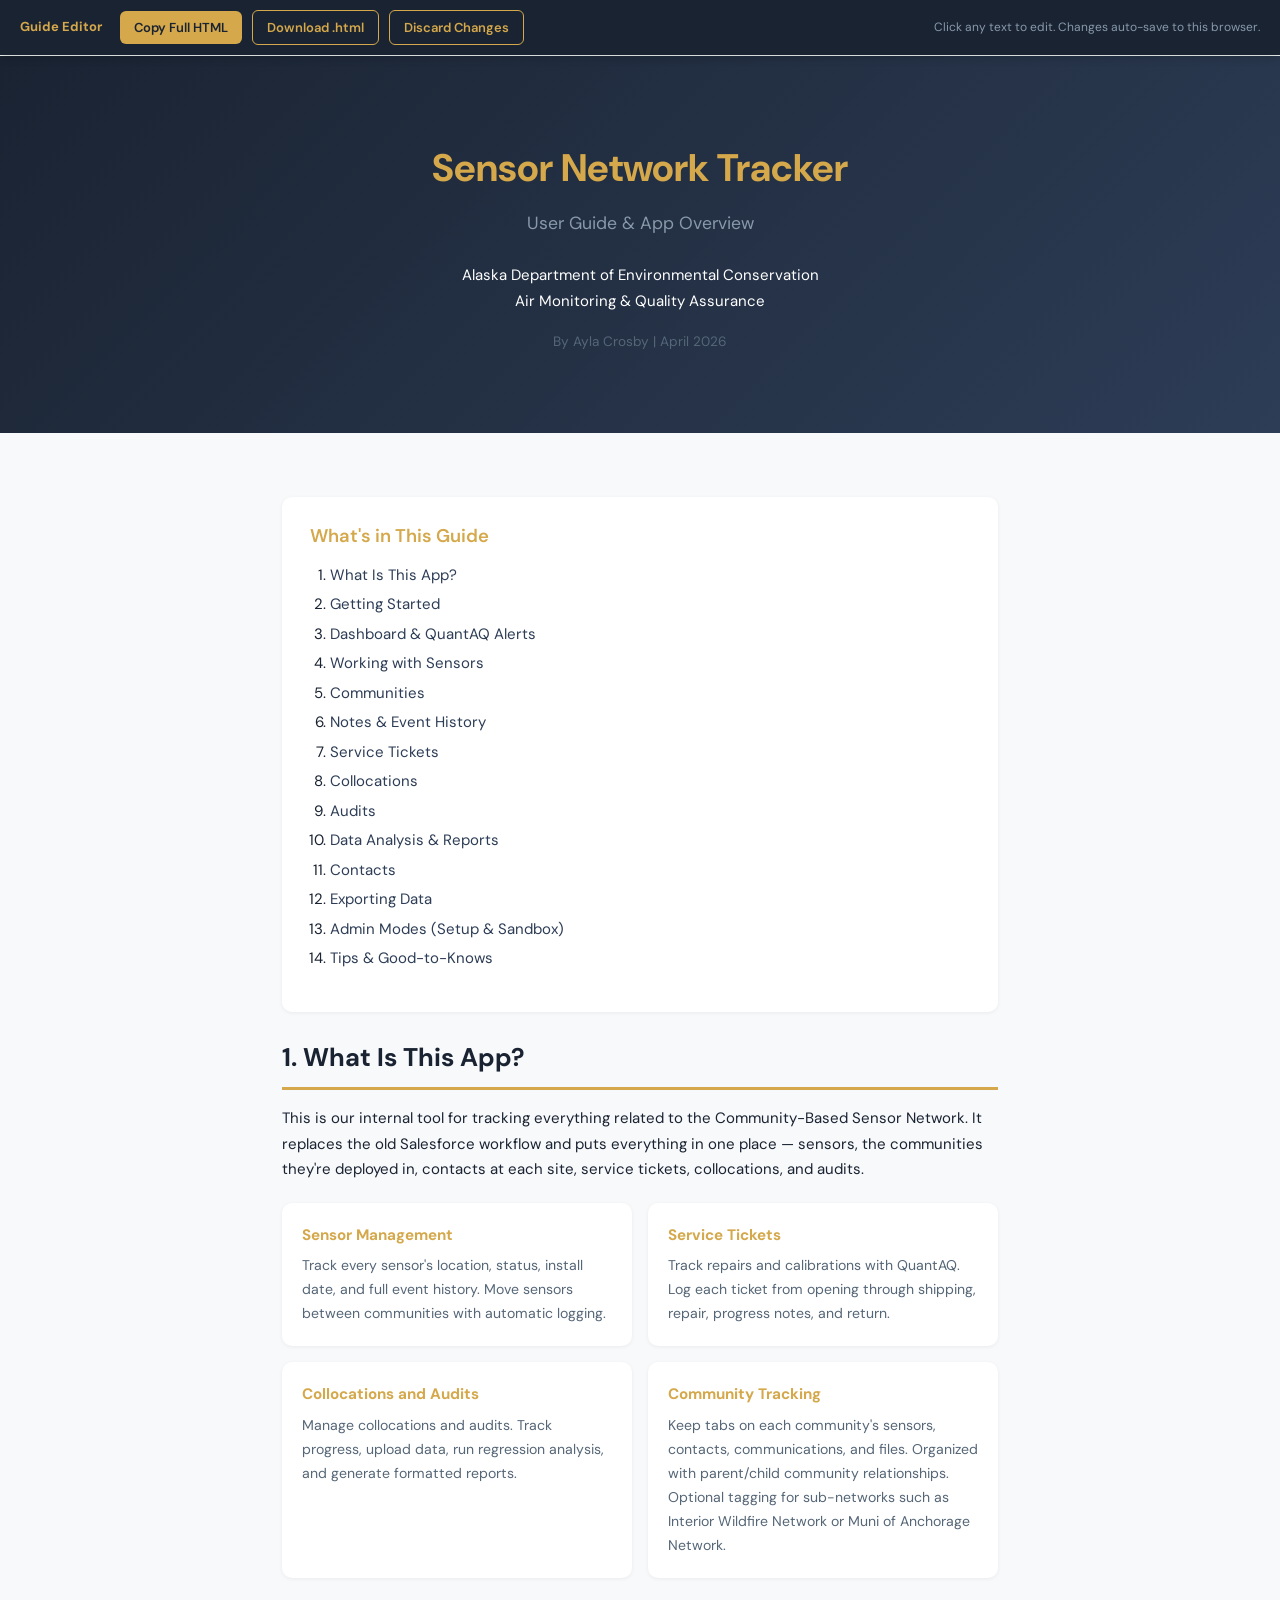
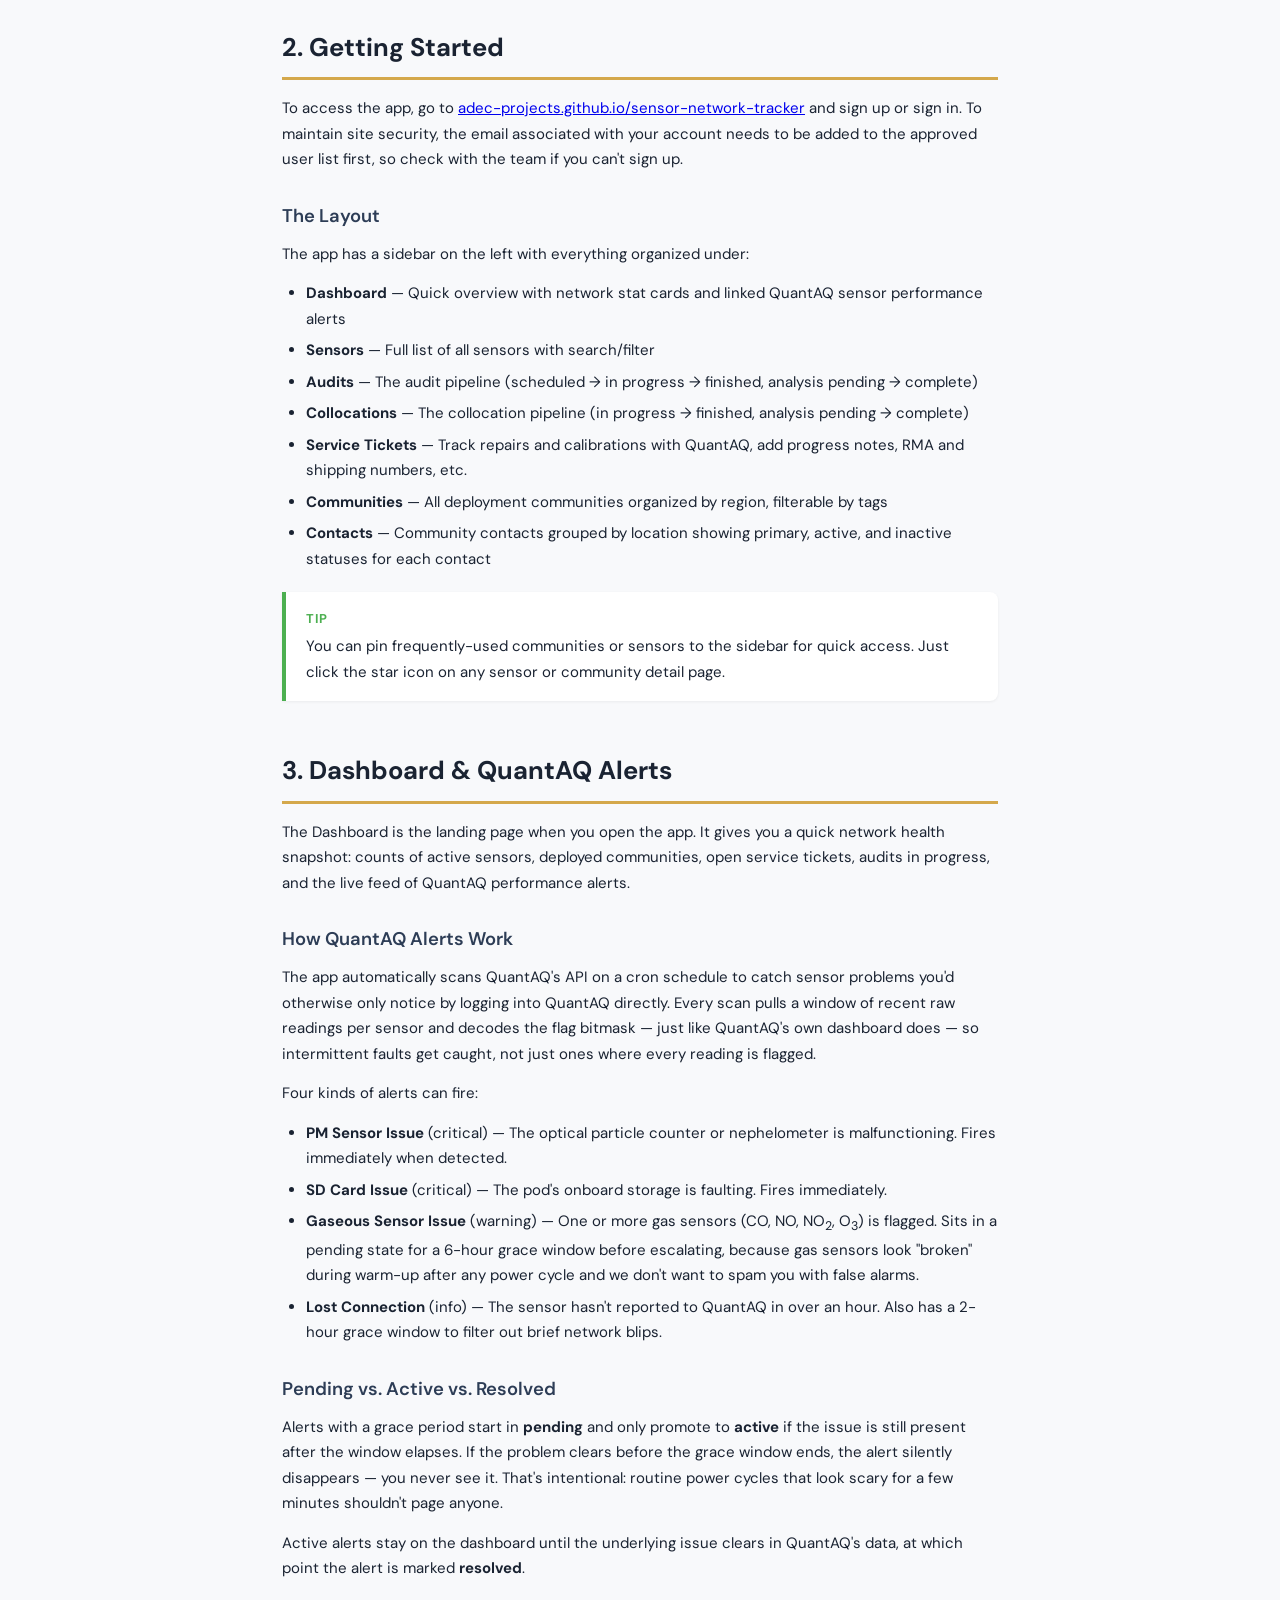
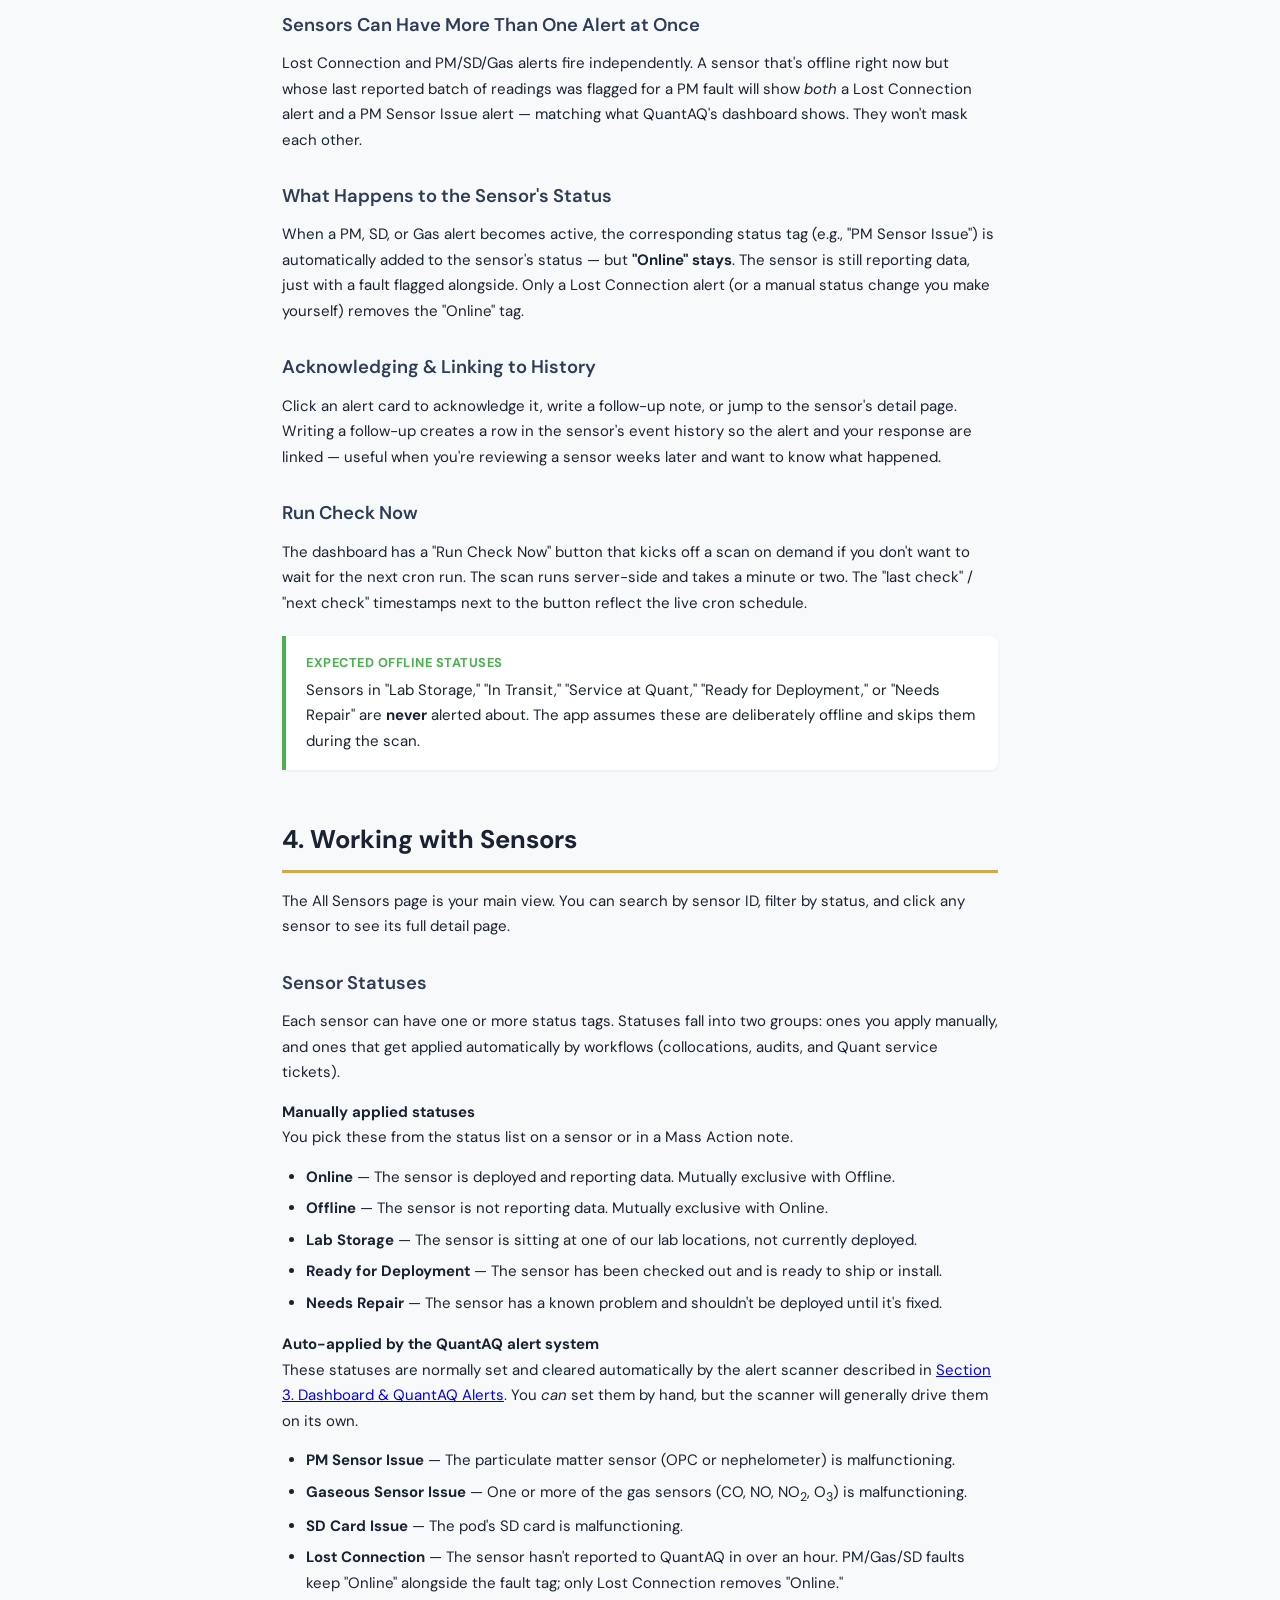
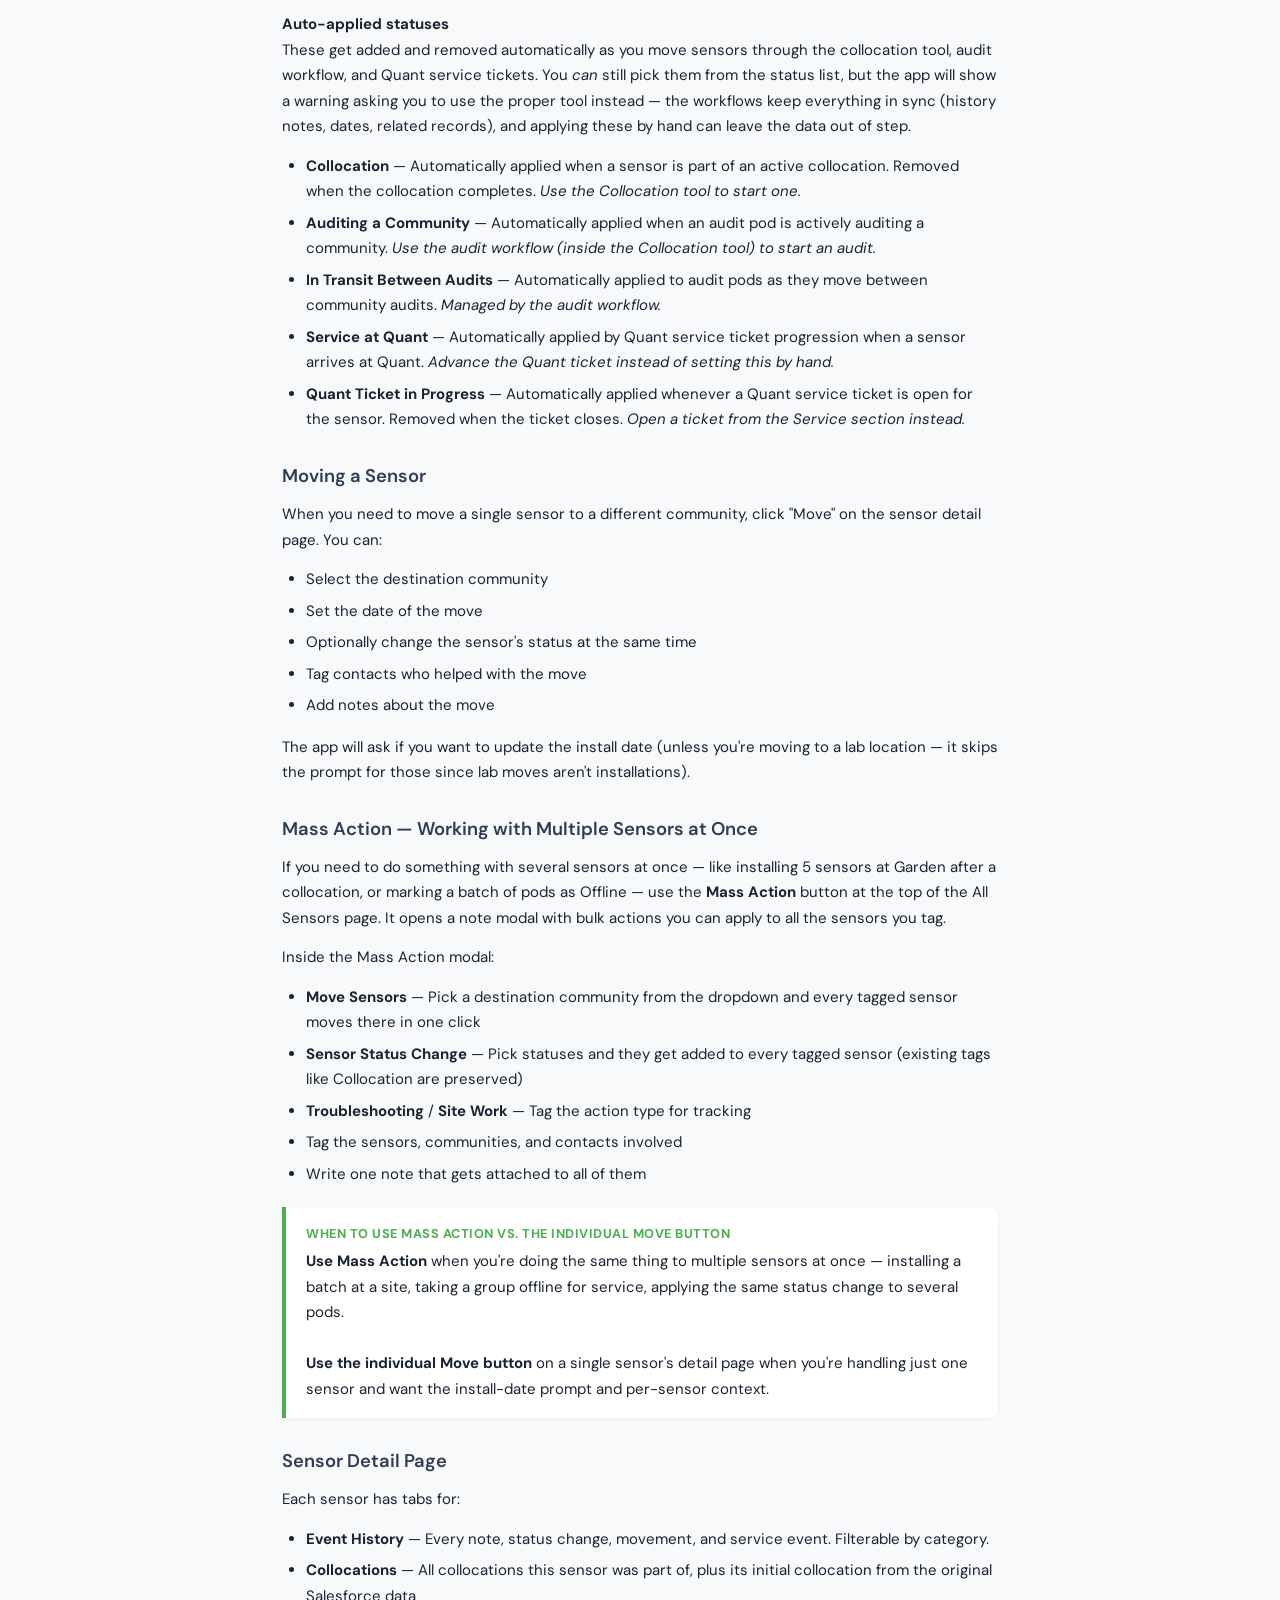
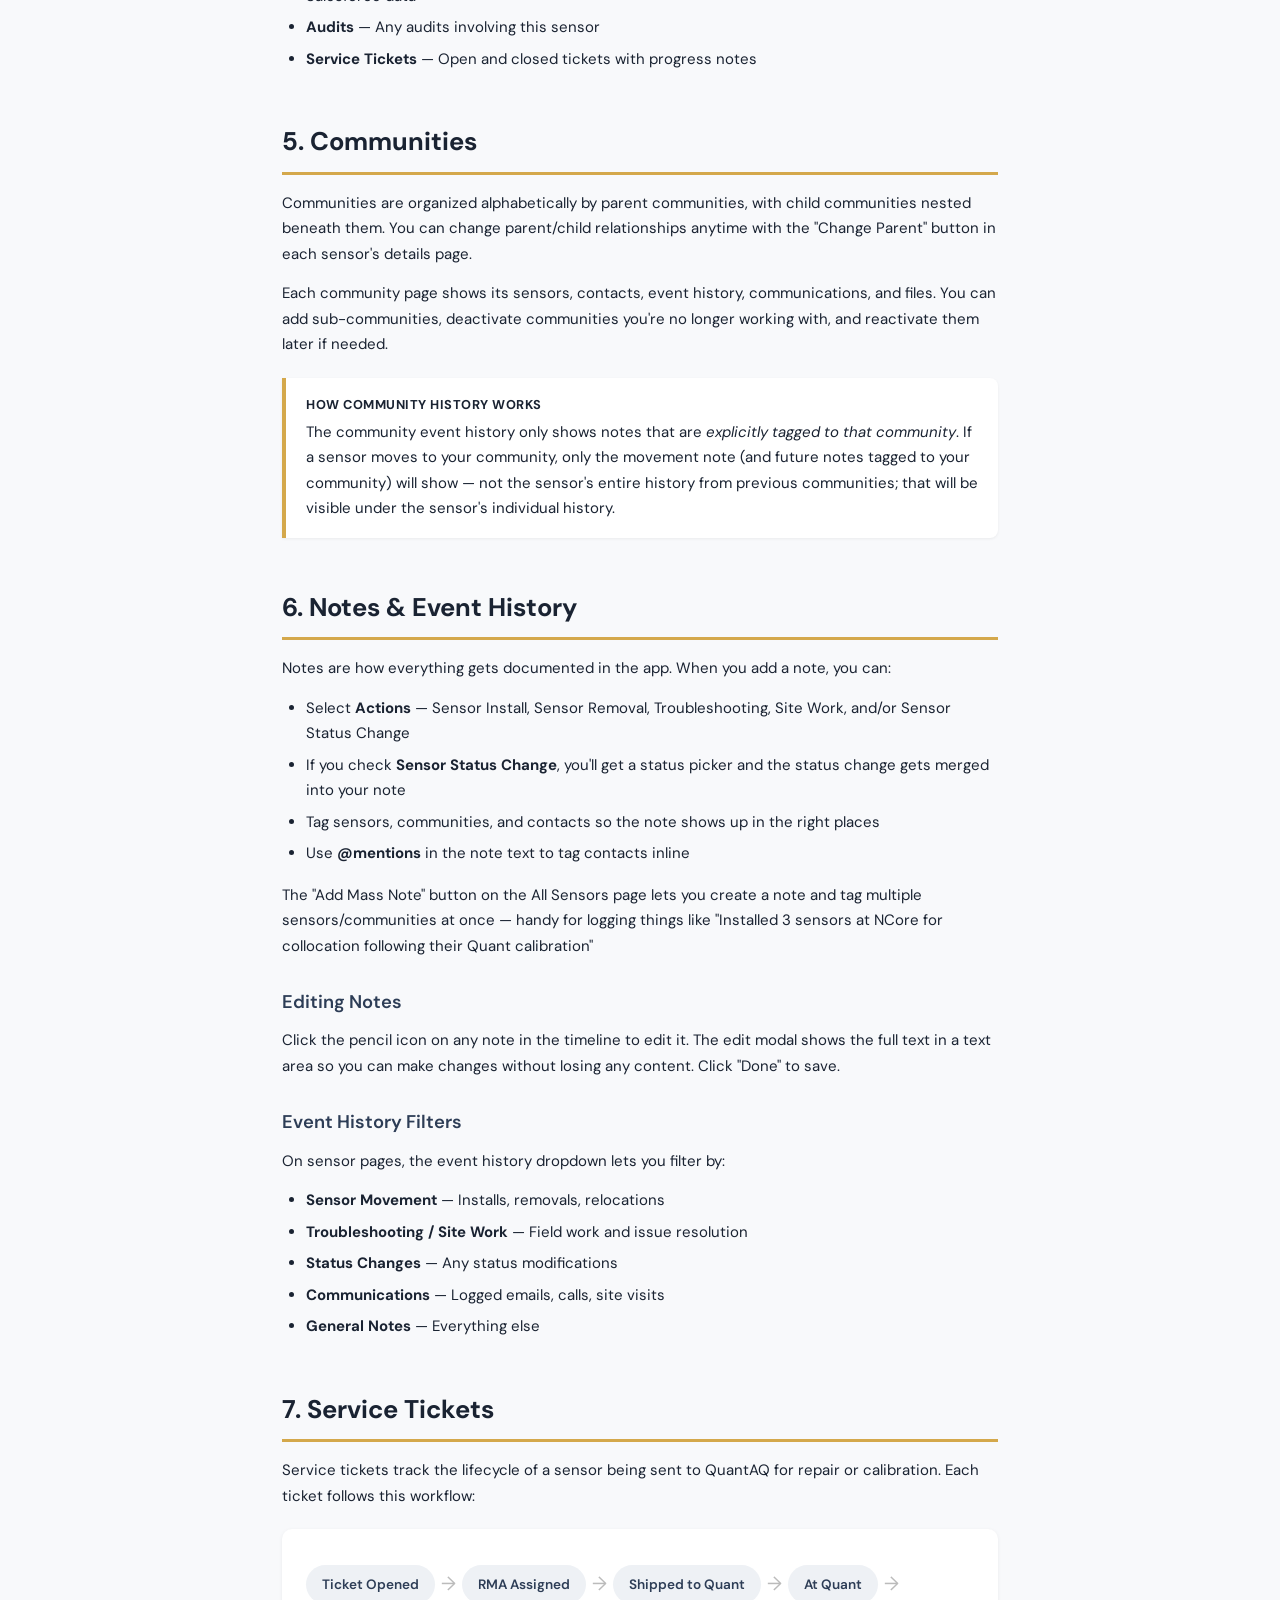
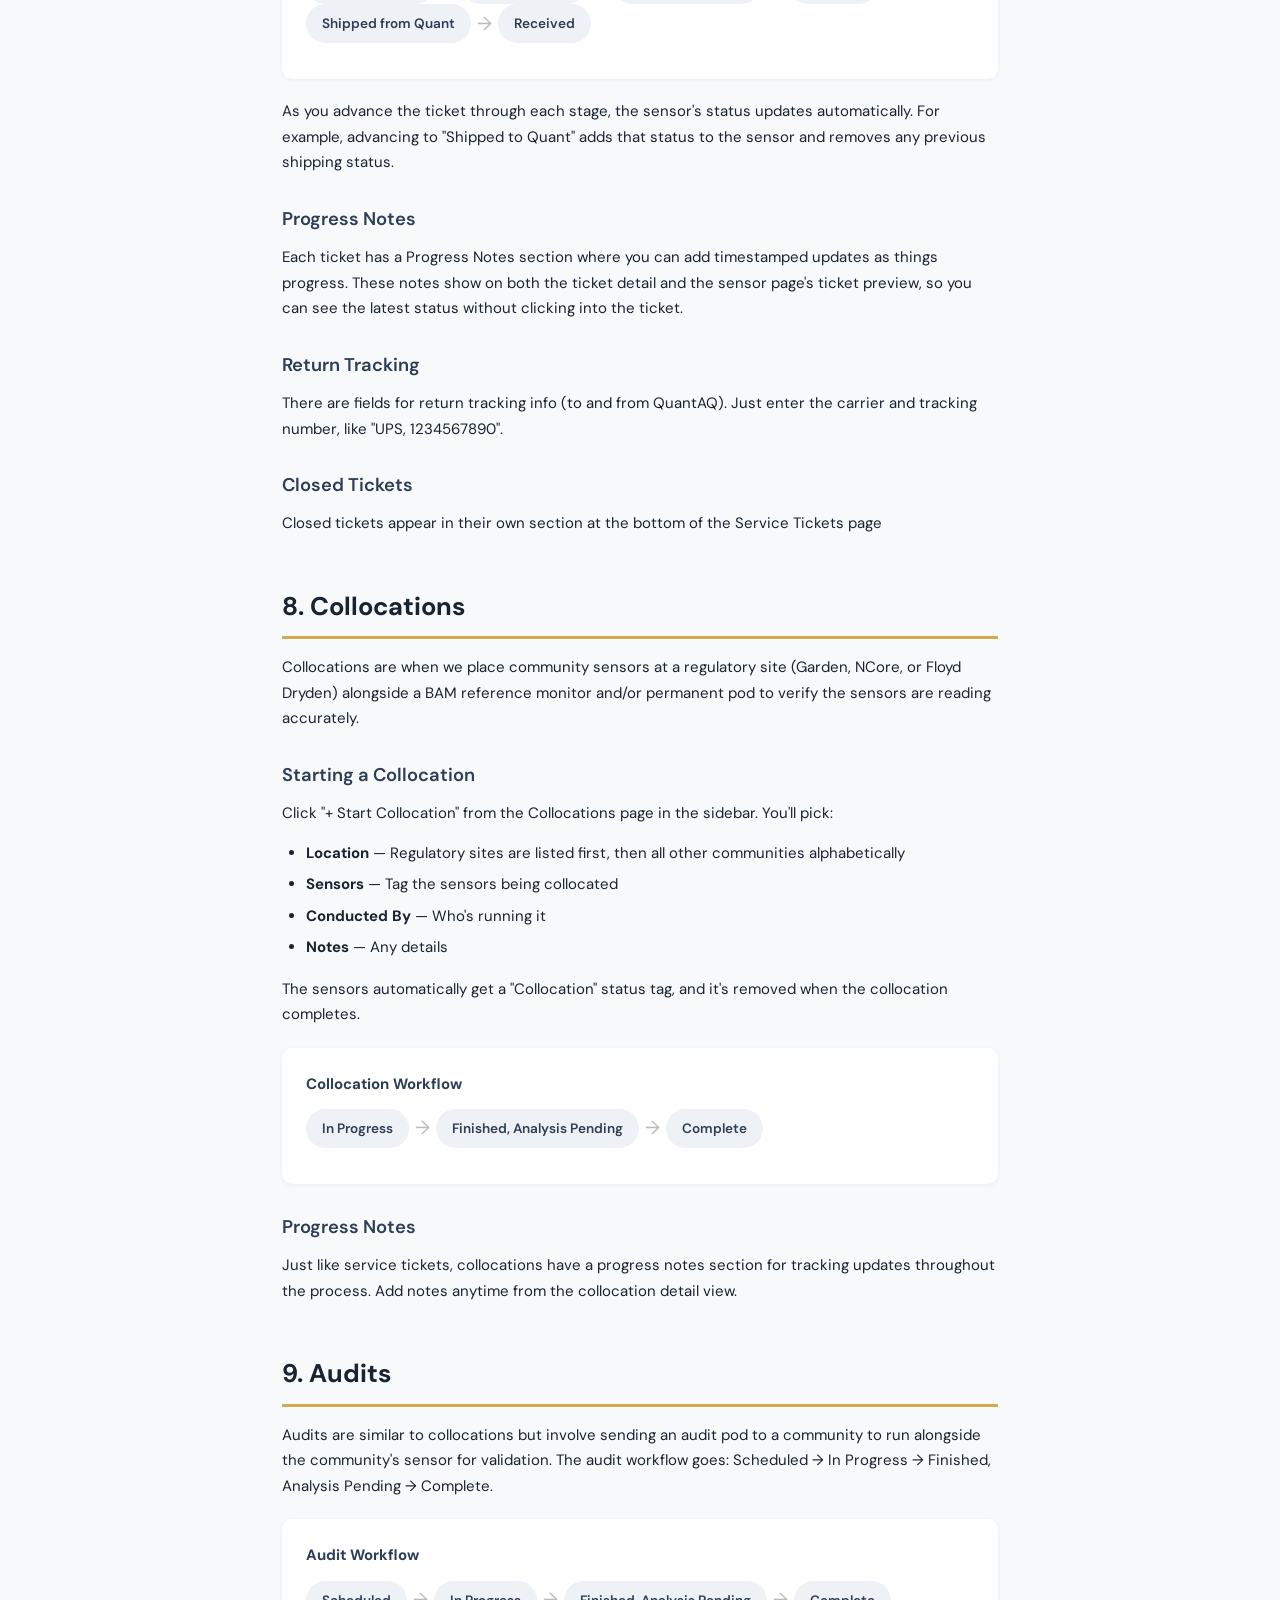
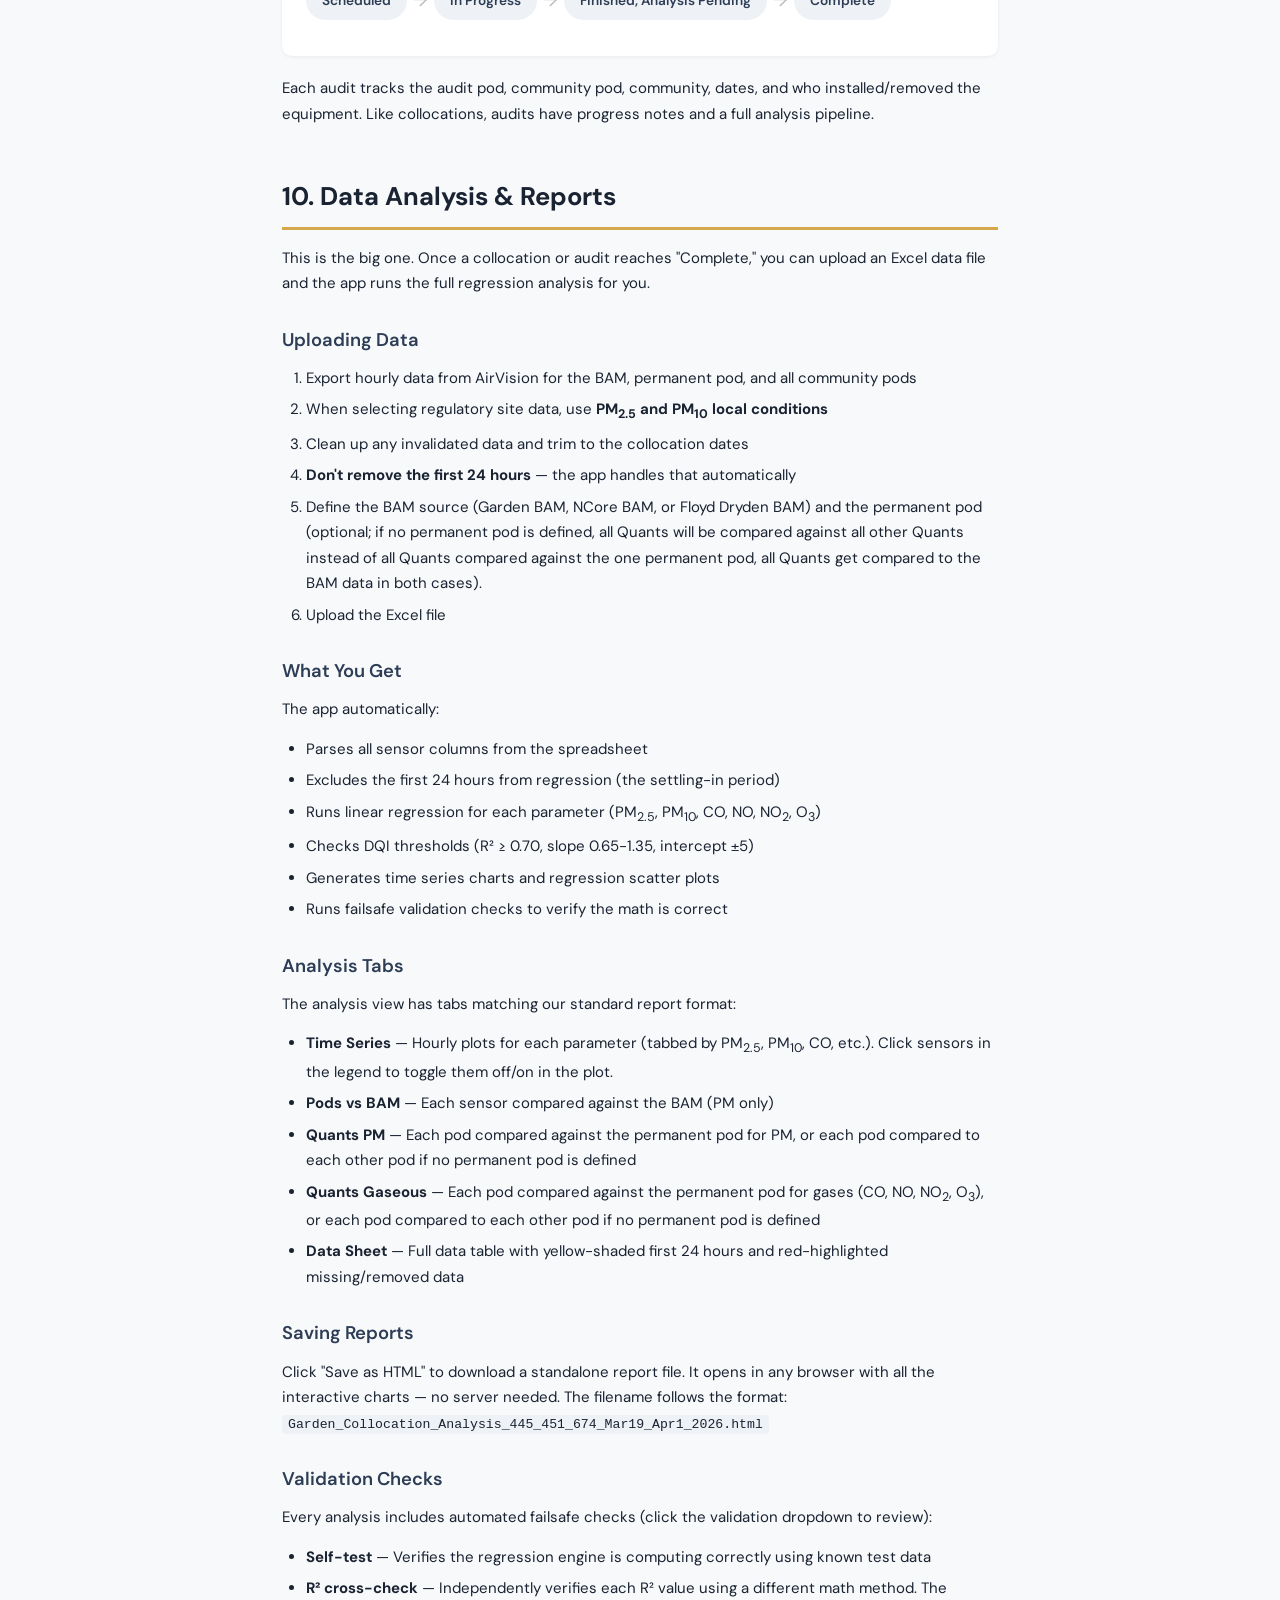
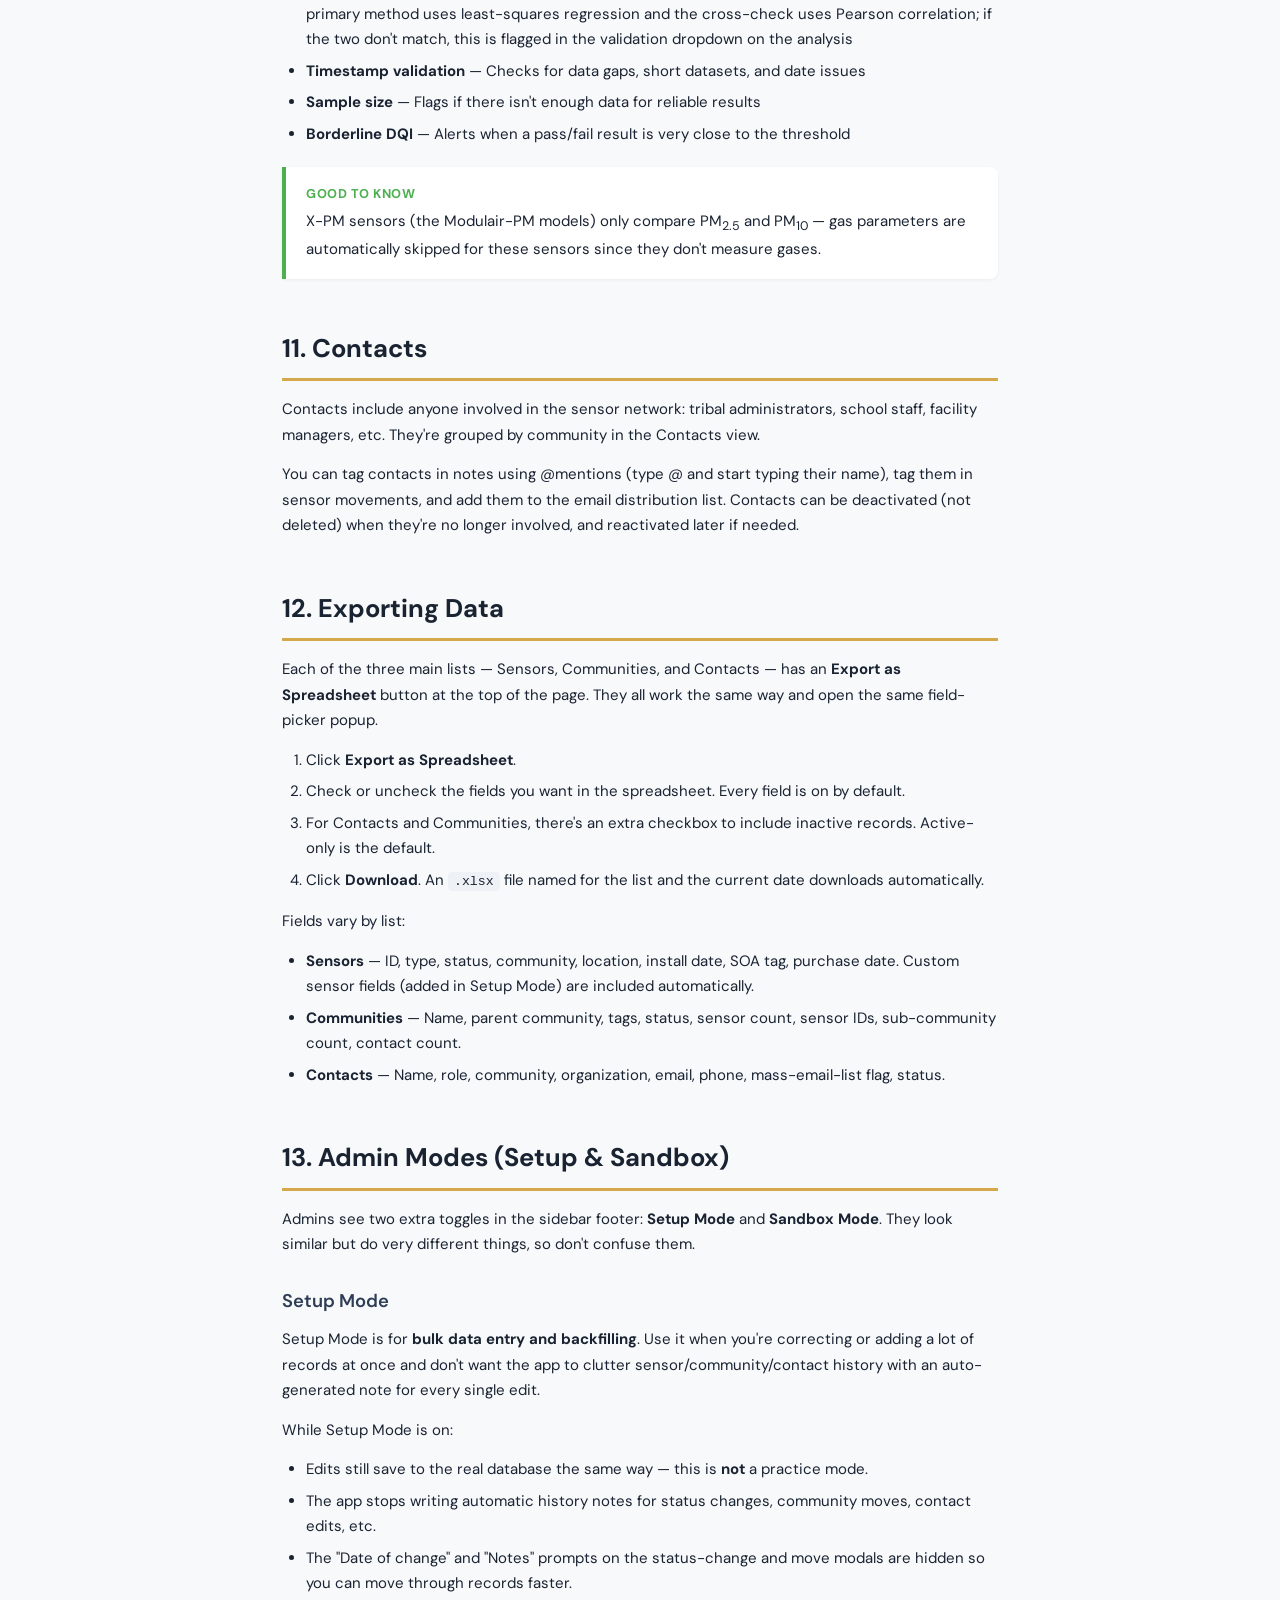
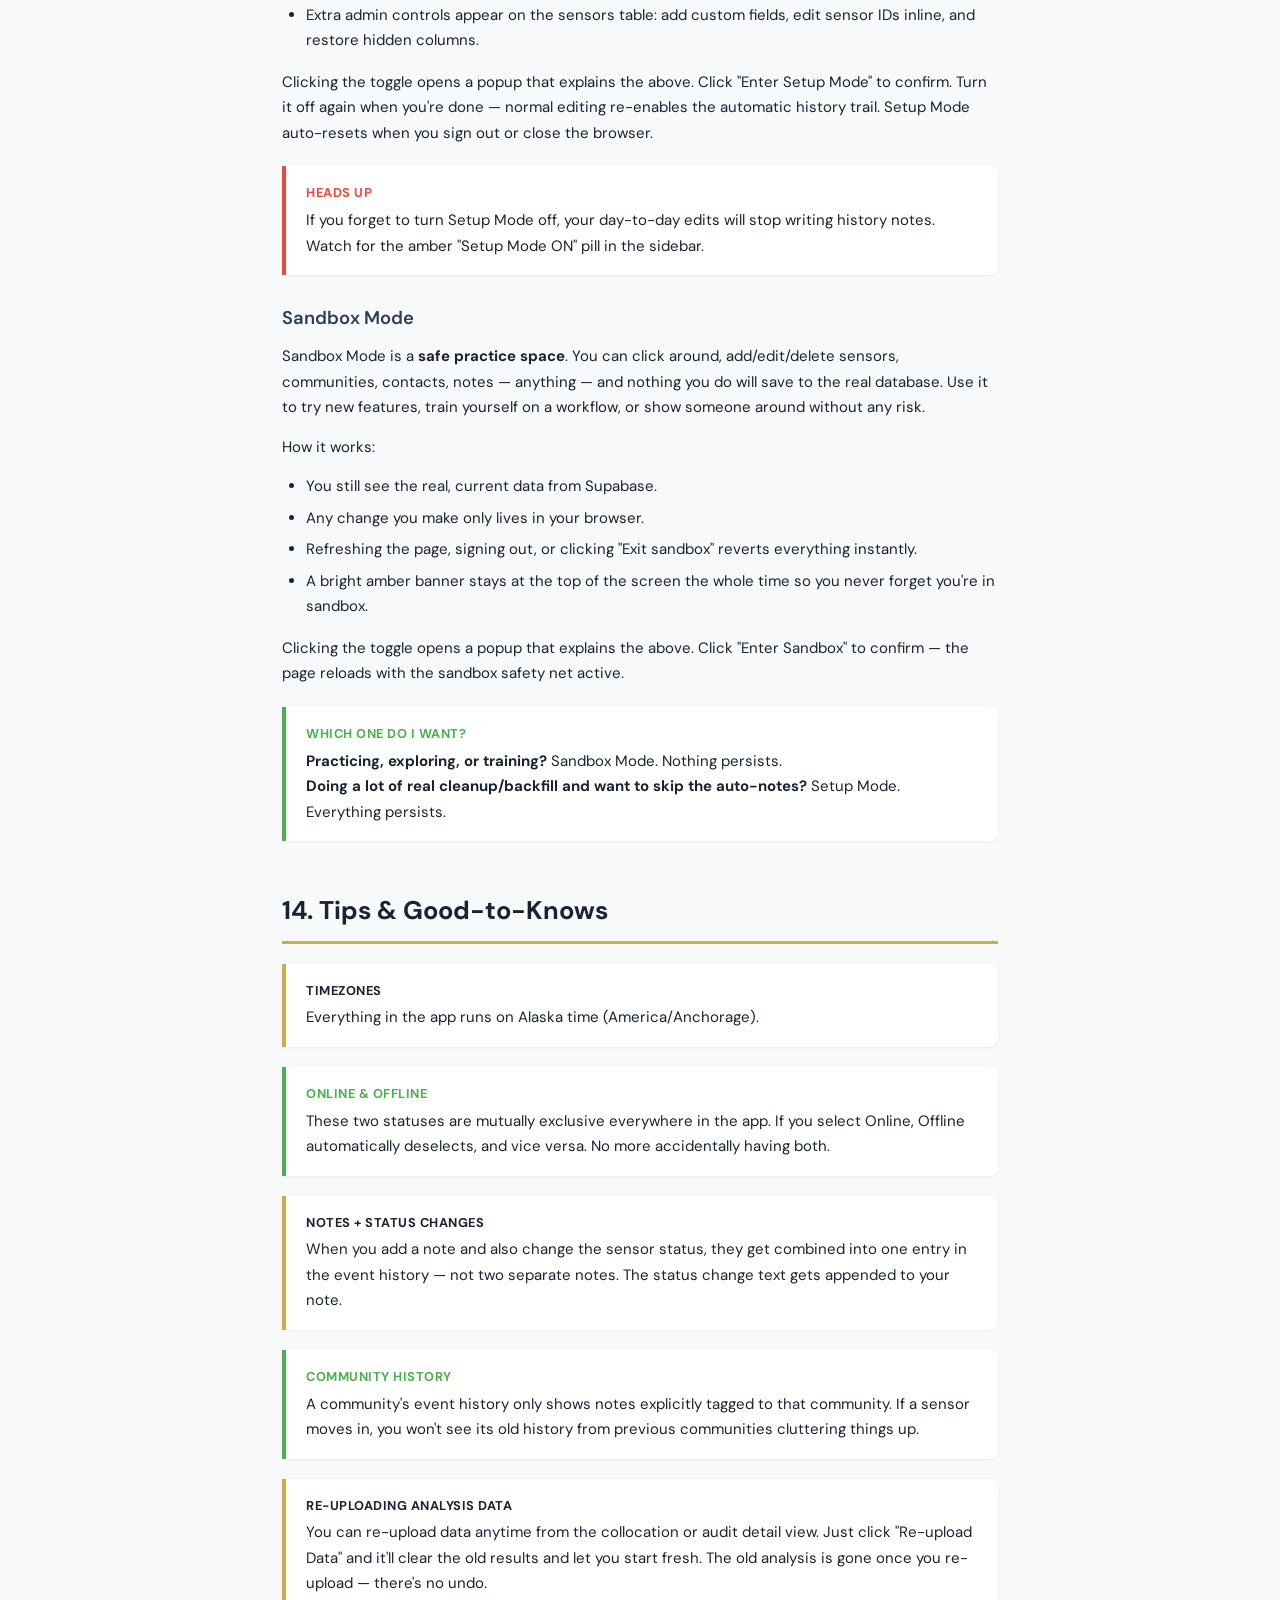
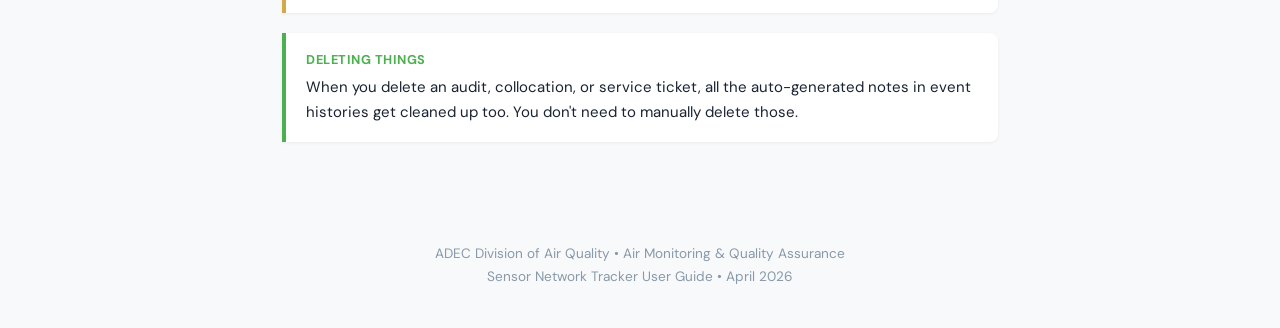
<file: user-guide-editor.html>
<!DOCTYPE html>
<html lang="en">
<head>
<meta charset="UTF-8">
<meta name="viewport" content="width=device-width, initial-scale=1.0">
<title>ADEC Sensor Network Tracker — User Guide (Editor)</title>
<style>
  @import url('https://fonts.googleapis.com/css2?family=DM+Sans:wght@400;500;600;700&display=swap');

  * { margin: 0; padding: 0; box-sizing: border-box; }

  body {
    font-family: 'DM Sans', system-ui, sans-serif;
    background: #f8f9fb;
    color: #1a2332;
    line-height: 1.7;
    font-size: 15px;
    padding-top: 56px; /* leave room for the fixed toolbar */
  }

  /* ===== EDITOR TOOLBAR ===== */
  .editor-toolbar {
    position: fixed;
    top: 0; left: 0; right: 0;
    background: #1a2332;
    color: #fff;
    padding: 10px 20px;
    z-index: 1000;
    display: flex;
    gap: 10px;
    align-items: center;
    box-shadow: 0 2px 10px rgba(0,0,0,0.2);
    font-size: 13px;
  }
  .editor-toolbar .brand {
    font-weight: 700;
    color: #d4a84b;
    margin-right: 8px;
  }
  .editor-toolbar button {
    background: #d4a84b;
    color: #1a2332;
    border: none;
    padding: 8px 14px;
    border-radius: 6px;
    cursor: pointer;
    font-weight: 600;
    font-family: inherit;
    font-size: 13px;
  }
  .editor-toolbar button:hover { background: #c19938; }
  .editor-toolbar button.secondary {
    background: transparent;
    color: #d4a84b;
    border: 1px solid #d4a84b;
  }
  .editor-toolbar button.secondary:hover { background: rgba(212,168,75,0.1); }
  .editor-toolbar .status {
    margin-left: auto;
    font-size: 12px;
    color: #8899aa;
  }
  .editor-toolbar .status.ok { color: #7ec97e; }

  /* Dashed outline on the focused editable region so it's obvious what you're editing */
  [contenteditable="true"]:focus {
    outline: 2px dashed #d4a84b;
    outline-offset: 4px;
    background: rgba(212, 168, 75, 0.04);
  }

  /* Disable the TOC links during editing — clicking them should not navigate */
  body.editor-mode .toc a { pointer-events: none; cursor: text; }

  /* ====================================================== */
  /* Below is IDENTICAL to user-guide.html so what you see   */
  /* here matches exactly what users see after publish.      */
  /* ====================================================== */

  .cover {
    background: linear-gradient(135deg, #1a2332 0%, #2d3d56 100%);
    color: white;
    padding: 80px 40px;
    text-align: center;
  }
  .cover h1 {
    font-size: 2.4rem;
    font-weight: 700;
    margin-bottom: 8px;
    color: #d4a84b;
  }
  .cover .subtitle {
    font-size: 1.1rem;
    color: #8899aa;
    margin-bottom: 24px;
  }
  .cover .version {
    font-size: 0.85rem;
    color: #556677;
  }

  .container {
    max-width: 780px;
    margin: 0 auto;
    padding: 40px 32px;
  }

  h2 {
    font-size: 1.6rem;
    font-weight: 700;
    color: #1a2332;
    margin: 48px 0 16px;
    padding-bottom: 8px;
    border-bottom: 3px solid #d4a84b;
  }
  h2:first-of-type { margin-top: 0; }

  h3 {
    font-size: 1.15rem;
    font-weight: 600;
    color: #2d3d56;
    margin: 28px 0 10px;
  }

  p { margin-bottom: 14px; }

  .callout {
    background: #fff;
    border-left: 4px solid #d4a84b;
    padding: 16px 20px;
    margin: 20px 0;
    border-radius: 0 8px 8px 0;
    box-shadow: 0 1px 3px rgba(0,0,0,0.06);
  }
  .callout.tip { border-left-color: #4caf50; }
  .callout.heads-up { border-left-color: #e74c3c; }
  .callout .callout-label {
    font-weight: 700;
    font-size: 0.8rem;
    text-transform: uppercase;
    letter-spacing: 0.5px;
    margin-bottom: 4px;
  }
  .callout.tip .callout-label { color: #4caf50; }
  .callout.heads-up .callout-label { color: #e74c3c; }

  ul, ol {
    margin: 10px 0 16px 24px;
  }
  li { margin-bottom: 6px; }

  .feature-grid {
    display: grid;
    grid-template-columns: 1fr 1fr;
    gap: 16px;
    margin: 20px 0;
  }
  .feature-card {
    background: #fff;
    border-radius: 10px;
    padding: 20px;
    box-shadow: 0 1px 4px rgba(0,0,0,0.06);
  }
  .feature-card h4 {
    font-size: 0.95rem;
    font-weight: 700;
    color: #d4a84b;
    margin-bottom: 6px;
  }
  .feature-card p {
    font-size: 0.88rem;
    color: #556677;
    margin: 0;
  }

  .workflow {
    background: #fff;
    border-radius: 10px;
    padding: 24px;
    margin: 20px 0;
    box-shadow: 0 1px 4px rgba(0,0,0,0.06);
  }
  .workflow-steps {
    display: flex;
    gap: 0;
    align-items: center;
    flex-wrap: wrap;
    margin: 12px 0;
  }
  .workflow-step {
    background: #eef1f5;
    padding: 8px 16px;
    border-radius: 20px;
    font-size: 0.85rem;
    font-weight: 600;
    color: #2d3d56;
  }
  .workflow-arrow {
    color: #bbb;
    font-size: 1.2rem;
    margin: 0 6px;
  }

  code {
    background: #eef1f5;
    padding: 2px 6px;
    border-radius: 4px;
    font-size: 0.88em;
    font-family: 'JetBrains Mono', monospace;
  }

  .toc {
    background: #fff;
    border-radius: 10px;
    padding: 24px 28px;
    margin: 24px 0;
    box-shadow: 0 1px 4px rgba(0,0,0,0.06);
  }
  .toc h3 { margin-top: 0; color: #d4a84b; }
  .toc ol { margin-left: 20px; }
  .toc li { margin-bottom: 4px; }
  .toc a { color: #2d3d56; text-decoration: none; }
  .toc a:hover { color: #d4a84b; text-decoration: underline; }

  .footer {
    text-align: center;
    padding: 40px;
    color: #8899aa;
    font-size: 0.85rem;
  }

  @media (max-width: 640px) {
    .feature-grid { grid-template-columns: 1fr; }
    .cover { padding: 50px 24px; }
    .cover h1 { font-size: 1.8rem; }
    .container { padding: 24px 20px; }
    .editor-toolbar { flex-wrap: wrap; }
  }
</style>
</head>
<body class="editor-mode">

<div class="editor-toolbar">
  <span class="brand">Guide Editor</span>
  <button onclick="copyFullHtml()">Copy Full HTML</button>
  <button class="secondary" onclick="downloadHtml()">Download .html</button>
  <button class="secondary" onclick="restoreOriginal()" title="Discard your changes in this browser and reload the committed version">Discard Changes</button>
  <span class="status" id="editor-status">Click any text to edit. Changes auto-save to this browser.</span>
</div>

<!-- Everything inside #editable is click-to-edit. Structure matches user-guide.html exactly. -->
<div id="editable" contenteditable="true">

<div class="cover">
  <h1>Sensor Network Tracker</h1>
  <div class="subtitle">User Guide &amp; App Overview</div>
  <div>Alaska Department of Environmental Conservation</div>
  <div>Air Monitoring &amp; Quality Assurance</div>
  <div class="version" style="margin-top: 16px">By Ayla Crosby | April 2026</div>
</div>

<div class="container">

<div class="toc">
  <h3>What's in This Guide</h3>
  <ol>
    <li><a href="#overview">What Is This App?</a></li>
    <li><a href="#getting-started">Getting Started</a></li>
    <li><a href="#dashboard">Dashboard &amp; QuantAQ Alerts</a></li>
    <li><a href="#sensors">Working with Sensors</a></li>
    <li><a href="#communities">Communities</a></li>
    <li><a href="#notes">Notes &amp; Event History</a></li>
    <li><a href="#tickets">Service Tickets</a></li>
    <li><a href="#collocations">Collocations</a></li>
    <li><a href="#audits">Audits</a></li>
    <li><a href="#analysis">Data Analysis &amp; Reports</a></li>
    <li><a href="#contacts">Contacts</a></li>
    <li><a href="#exporting">Exporting Data</a></li>
    <li><a href="#admin-modes">Admin Modes (Setup &amp; Sandbox)</a></li>
    <li><a href="#tips">Tips &amp; Good-to-Knows</a></li>
  </ol>
</div>

<h2 id="overview">1. What Is This App?</h2>

<p>This is our internal tool for tracking everything related to the Community-Based Sensor Network. It replaces the old Salesforce workflow and puts everything in one place — sensors, the communities they're deployed in, contacts at each site, service tickets, collocations, and audits.</p>

<div class="feature-grid">
  <div class="feature-card">
    <h4>Sensor Management</h4>
    <p>Track every sensor's location, status, install date, and full event history. Move sensors between communities with automatic logging.</p>
  </div>
  <div class="feature-card">
    <h4>Service Tickets</h4>
    <p>Track repairs and calibrations with QuantAQ. Log each ticket from opening through shipping, repair, progress notes, and return.</p>
  </div>
  <div class="feature-card">
    <h4>Collocations and Audits</h4>
    <p>Manage collocations and audits. Track progress, upload data, run regression analysis, and generate formatted reports.</p>
  </div>
  <div class="feature-card">
    <h4>Community Tracking</h4>
    <p>Keep tabs on each community's sensors, contacts, communications, and files. Organized with parent/child community relationships. Optional tagging for sub-networks such as Interior Wildfire Network or Muni of Anchorage Network.</p>
  </div>
</div>

<h2 id="getting-started">2. Getting Started</h2>

<p>To access the app, go to <a href="https://adec-projects.github.io/sensor-network-tracker" target="_blank" rel="noopener">adec-projects.github.io/sensor-network-tracker</a> and sign up or sign in. To maintain site security, the email associated with your account needs to be added to the approved user list first, so check with the team if you can't sign up.</p>

<h3>The Layout</h3>
<p>The app has a sidebar on the left with everything organized under:</p>
<ul>
  <li><strong>Dashboard</strong> — Quick overview with network stat cards and linked QuantAQ sensor performance alerts</li>
  <li><strong>Sensors</strong> — Full list of all sensors with search/filter</li>
  <li><strong>Audits</strong> — The audit pipeline (scheduled → in progress → finished, analysis pending&nbsp;→ complete)</li>
  <li><strong>Collocations</strong> — The collocation pipeline (in progress&nbsp;→ finished, analysis pending → complete)</li>
  <li><strong>Service Tickets</strong> — Track repairs and calibrations with QuantAQ, add progress notes, RMA and shipping numbers, etc.</li>
  <li><strong>Communities</strong> — All deployment communities organized by region, filterable by tags</li>
  <li><strong>Contacts</strong> — Community contacts grouped by location showing primary, active, and inactive statuses for each contact</li>
</ul>

<div class="callout tip">
  <div class="callout-label">Tip</div>
  You can pin frequently-used communities or sensors to the sidebar for quick access. Just click the star icon on any sensor or community detail page.
</div>

<h2 id="dashboard">3. Dashboard &amp; QuantAQ Alerts</h2>

<p>The Dashboard is the landing page when you open the app. It gives you a quick network health snapshot: counts of active sensors, deployed communities, open service tickets, audits in progress, and the live feed of QuantAQ performance alerts.</p>

<h3>How QuantAQ Alerts Work</h3>
<p>The app automatically scans QuantAQ's API on a cron schedule to catch sensor problems you'd otherwise only notice by logging into QuantAQ directly. Every scan pulls a window of recent raw readings per sensor and decodes the flag bitmask — just like QuantAQ's own dashboard does — so intermittent faults get caught, not just ones where every reading is flagged.</p>

<p>Four kinds of alerts can fire:</p>
<ul>
  <li><strong>PM Sensor Issue</strong> (critical) — The optical particle counter or nephelometer is malfunctioning. Fires immediately when detected.</li>
  <li><strong>SD Card Issue</strong> (critical) — The pod's onboard storage is faulting. Fires immediately.</li>
  <li><strong>Gaseous Sensor Issue</strong> (warning) — One or more gas sensors (CO, NO, NO<sub>2</sub>, O<sub>3</sub>) is flagged. Sits in a pending state for a 6-hour grace window before escalating, because gas sensors look "broken" during warm-up after any power cycle and we don't want to spam you with false alarms.</li>
  <li><strong>Lost Connection</strong> (info) — The sensor hasn't reported to QuantAQ in over an hour. Also has a 2-hour grace window to filter out brief network blips.</li>
</ul>

<h3>Pending vs. Active vs. Resolved</h3>
<p>Alerts with a grace period start in <strong>pending</strong> and only promote to <strong>active</strong> if the issue is still present after the window elapses. If the problem clears before the grace window ends, the alert silently disappears — you never see it. That's intentional: routine power cycles that look scary for a few minutes shouldn't page anyone.</p>

<p>Active alerts stay on the dashboard until the underlying issue clears in QuantAQ's data, at which point the alert is marked <strong>resolved</strong>.</p>

<h3>Sensors Can Have More Than One Alert at Once</h3>
<p>Lost Connection and PM/SD/Gas alerts fire independently. A sensor that's offline right now but whose last reported batch of readings was flagged for a PM fault will show <em>both</em> a Lost Connection alert and a PM Sensor Issue alert — matching what QuantAQ's dashboard shows. They won't mask each other.</p>

<h3>What Happens to the Sensor's Status</h3>
<p>When a PM, SD, or Gas alert becomes active, the corresponding status tag (e.g., "PM Sensor Issue") is automatically added to the sensor's status — but <strong>"Online" stays</strong>. The sensor is still reporting data, just with a fault flagged alongside. Only a Lost Connection alert (or a manual status change you make yourself) removes the "Online" tag.</p>

<h3>Acknowledging &amp; Linking to History</h3>
<p>Click an alert card to acknowledge it, write a follow-up note, or jump to the sensor's detail page. Writing a follow-up creates a row in the sensor's event history so the alert and your response are linked — useful when you're reviewing a sensor weeks later and want to know what happened.</p>

<h3>Run Check Now</h3>
<p>The dashboard has a "Run Check Now" button that kicks off a scan on demand if you don't want to wait for the next cron run. The scan runs server-side and takes a minute or two. The "last check" / "next check" timestamps next to the button reflect the live cron schedule.</p>

<div class="callout tip">
  <div class="callout-label">Expected Offline Statuses</div>
  Sensors in "Lab Storage," "In Transit," "Service at Quant," "Ready for Deployment," or "Needs Repair" are <strong>never</strong> alerted about. The app assumes these are deliberately offline and skips them during the scan.
</div>

<h2 id="sensors">4. Working with Sensors</h2>

<p>The All Sensors page is your main view. You can search by sensor ID, filter by status, and click any sensor to see its full detail page.</p>

<h3>Sensor Statuses</h3>
<p>Each sensor can have one or more status tags. Statuses fall into two groups: ones you apply manually, and ones that get applied automatically by workflows (collocations, audits, and Quant service tickets).</p>

<h4>Manually applied statuses</h4>
<p>You pick these from the status list on a sensor or in a Mass Action note.</p>
<ul>
  <li><strong>Online</strong> — The sensor is deployed and reporting data. Mutually exclusive with Offline.</li>
  <li><strong>Offline</strong> — The sensor is not reporting data. Mutually exclusive with Online.</li>
  <li><strong>Lab Storage</strong> — The sensor is sitting at one of our lab locations, not currently deployed.</li>
  <li><strong>Ready for Deployment</strong> — The sensor has been checked out and is ready to ship or install.</li>
  <li><strong>Needs Repair</strong> — The sensor has a known problem and shouldn't be deployed until it's fixed.</li>
</ul>

<h4>Auto-applied by the QuantAQ alert system</h4>
<p>These statuses are normally set and cleared automatically by the alert scanner described in <a href="#dashboard">Section 3. Dashboard &amp; QuantAQ Alerts</a>. You <em>can</em> set them by hand, but the scanner will generally drive them on its own.</p>
<ul>
  <li><strong>PM Sensor Issue</strong> — The particulate matter sensor (OPC or nephelometer) is malfunctioning.</li>
  <li><strong>Gaseous Sensor Issue</strong> — One or more of the gas sensors (CO, NO, NO<sub>2</sub>, O<sub>3</sub>) is malfunctioning.</li>
  <li><strong>SD Card Issue</strong> — The pod's SD card is malfunctioning.</li>
  <li><strong>Lost Connection</strong> — The sensor hasn't reported to QuantAQ in over an hour. PM/Gas/SD faults keep "Online" alongside the fault tag; only Lost Connection removes "Online."</li>
</ul>

<h4>Auto-applied statuses</h4>
<p>These get added and removed automatically as you move sensors through the collocation tool, audit workflow, and Quant service tickets. You <em>can</em> still pick them from the status list, but the app will show a warning asking you to use the proper tool instead — the workflows keep everything in sync (history notes, dates, related records), and applying these by hand can leave the data out of step.</p>
<ul>
  <li><strong>Collocation</strong> — Automatically applied when a sensor is part of an active collocation. Removed when the collocation completes. <em>Use the Collocation tool to start one.</em></li>
  <li><strong>Auditing a Community</strong> — Automatically applied when an audit pod is actively auditing a community. <em>Use the audit workflow (inside the Collocation tool) to start an audit.</em></li>
  <li><strong>In Transit Between Audits</strong> — Automatically applied to audit pods as they move between community audits. <em>Managed by the audit workflow.</em></li>
  <li><strong>Service at Quant</strong> — Automatically applied by Quant service ticket progression when a sensor arrives at Quant. <em>Advance the Quant ticket instead of setting this by hand.</em></li>
  <li><strong>Quant Ticket in Progress</strong> — Automatically applied whenever a Quant service ticket is open for the sensor. Removed when the ticket closes. <em>Open a ticket from the Service section instead.</em></li>
</ul>

<h3>Moving a Sensor</h3>
<p>When you need to move a single sensor to a different community, click "Move" on the sensor detail page. You can:</p>
<ul>
  <li>Select the destination community</li>
  <li>Set the date of the move</li>
  <li>Optionally change the sensor's status at the same time</li>
  <li>Tag contacts who helped with the move</li>
  <li>Add notes about the move</li>
</ul>
<p>The app will ask if you want to update the install date (unless you're moving to a lab location — it skips the prompt for those since lab moves aren't installations).</p>

<h3>Mass Action — Working with Multiple Sensors at Once</h3>
<p>If you need to do something with several sensors at once — like installing 5 sensors at Garden after a collocation, or marking a batch of pods as Offline — use the <strong>Mass Action</strong> button at the top of the All Sensors page. It opens a note modal with bulk actions you can apply to all the sensors you tag.</p>

<p>Inside the Mass Action modal:</p>
<ul>
  <li><strong>Move Sensors</strong> — Pick a destination community from the dropdown and every tagged sensor moves there in one click</li>
  <li><strong>Sensor Status Change</strong> — Pick statuses and they get added to every tagged sensor (existing tags like Collocation are preserved)</li>
  <li><strong>Troubleshooting</strong> / <strong>Site Work</strong> — Tag the action type for tracking</li>
  <li>Tag the sensors, communities, and contacts involved</li>
  <li>Write one note that gets attached to all of them</li>
</ul>

<div class="callout tip">
  <div class="callout-label">When to use Mass Action vs. the individual Move button</div>
  <strong>Use Mass Action</strong> when you're doing the same thing to multiple sensors at once — installing a batch at a site, taking a group offline for service, applying the same status change to several pods.<br><br>
  <strong>Use the individual Move button</strong> on a single sensor's detail page when you're handling just one sensor and want the install-date prompt and per-sensor context.
</div>

<h3>Sensor Detail Page</h3>
<p>Each sensor has tabs for:</p>
<ul>
  <li><strong>Event History</strong> — Every note, status change, movement, and service event. Filterable by category.</li>
  <li><strong>Collocations</strong> — All collocations this sensor was part of, plus its initial collocation from the original Salesforce data</li>
  <li><strong>Audits</strong> — Any audits involving this sensor</li>
  <li><strong>Service Tickets</strong> — Open and closed tickets with progress notes</li>
</ul>

<h2 id="communities">5. Communities</h2>

<p>Communities are organized alphabetically by parent communities, with child communities nested beneath them. You can change parent/child relationships anytime with the "Change Parent" button in each sensor's details page.</p>

<p>Each community page shows its sensors, contacts, event history, communications, and files. You can add sub-communities, deactivate communities you're no longer working with, and reactivate them later if needed.</p>

<div class="callout">
  <div class="callout-label">How Community History Works</div>
  The community event history only shows notes that are <em>explicitly tagged to that community</em>. If a sensor moves to your community, only the movement note (and future notes tagged to your community) will show — not the sensor's entire history from previous communities; that will be visible under the sensor's individual history.
</div>

<h2 id="notes">6. Notes &amp; Event History</h2>

<p>Notes are how everything gets documented in the app. When you add a note, you can:</p>
<ul>
  <li>Select <strong>Actions</strong> — Sensor Install, Sensor Removal, Troubleshooting, Site Work, and/or Sensor Status Change</li>
  <li>If you check <strong>Sensor Status Change</strong>, you'll get a status picker and the status change gets merged into your note</li>
  <li>Tag sensors, communities, and contacts so the note shows up in the right places</li>
  <li>Use <strong>@mentions</strong> in the note text to tag contacts inline</li>
</ul>

<p>The "Add Mass Note" button on the All Sensors page lets you create a note and tag multiple sensors/communities at once — handy for logging things like "Installed 3 sensors at NCore for collocation following their Quant calibration"</p>

<h3>Editing Notes</h3>
<p>Click the pencil icon on any note in the timeline to edit it. The edit modal shows the full text in a text area so you can make changes without losing any content. Click "Done" to save.</p>

<h3>Event History Filters</h3>
<p>On sensor pages, the event history dropdown lets you filter by:</p>
<ul>
  <li><strong>Sensor Movement</strong> — Installs, removals, relocations</li>
  <li><strong>Troubleshooting / Site Work</strong> — Field work and issue resolution</li>
  <li><strong>Status Changes</strong> — Any status modifications</li>
  <li><strong>Communications</strong> — Logged emails, calls, site visits</li>
  <li><strong>General Notes</strong> — Everything else</li>
</ul>

<h2 id="tickets">7. Service Tickets</h2>

<p>Service tickets track the lifecycle of a sensor being sent to QuantAQ for repair or calibration. Each ticket follows this workflow:</p>

<div class="workflow">
  <div class="workflow-steps">
    <div class="workflow-step">Ticket Opened</div>
    <div class="workflow-arrow">→</div>
    <div class="workflow-step">RMA Assigned</div>
    <div class="workflow-arrow">→</div>
    <div class="workflow-step">Shipped to Quant</div>
    <div class="workflow-arrow">→</div>
    <div class="workflow-step">At Quant</div>
    <div class="workflow-arrow">→</div>
    <div class="workflow-step">Shipped from Quant</div>
    <div class="workflow-arrow">→</div>
    <div class="workflow-step">Received</div>
  </div>
</div>

<p>As you advance the ticket through each stage, the sensor's status updates automatically. For example, advancing to "Shipped to Quant" adds that status to the sensor and removes any previous shipping status.</p>

<h3>Progress Notes</h3>
<p>Each ticket has a Progress Notes section where you can add timestamped updates as things progress. These notes show on both the ticket detail and the sensor page's ticket preview, so you can see the latest status without clicking into the ticket.</p>

<h3>Return Tracking</h3>
<p>There are fields for return tracking info (to and from QuantAQ). Just enter the carrier and tracking number, like "UPS, 1234567890".</p>

<h3>Closed Tickets</h3>
<p>Closed tickets appear in their own section at the bottom of the Service Tickets page</p>

<h2 id="collocations">8. Collocations</h2>

<p>Collocations are when we place community sensors at a regulatory site (Garden, NCore, or Floyd Dryden) alongside a BAM reference monitor and/or permanent pod to verify the sensors are reading accurately.</p>

<h3>Starting a Collocation</h3>
<p>Click "+ Start Collocation" from the Collocations page in the sidebar. You'll pick:</p>
<ul>
  <li><strong>Location</strong> — Regulatory sites are listed first, then all other communities alphabetically</li>
  <li><strong>Sensors</strong> — Tag the sensors being collocated</li>
  <li><strong>Conducted By</strong> — Who's running it</li>
  <li><strong>Notes</strong> — Any details</li>
</ul>

<p>The sensors automatically get a "Collocation" status tag, and it's removed when the collocation completes.</p>

<div class="workflow">
  <h4 style="margin:0 0 8px;color:#2d3d56">Collocation Workflow</h4>
  <div class="workflow-steps">
    <div class="workflow-step">In Progress</div>
    <div class="workflow-arrow">→</div>
    <div class="workflow-step">Finished, Analysis Pending</div>
    <div class="workflow-arrow">→</div>
    <div class="workflow-step">Complete</div>
  </div>
</div>

<h3>Progress Notes</h3>
<p>Just like service tickets, collocations have a progress notes section for tracking updates throughout the process. Add notes anytime from the collocation detail view.</p>

<h2 id="audits">9. Audits</h2>

<p>Audits are similar to collocations but involve sending an audit pod to a community to run alongside the community's sensor for validation. The audit workflow goes: Scheduled → In Progress → Finished, Analysis Pending → Complete.</p>

<div class="workflow">
  <h4 style="margin:0 0 8px;color:#2d3d56">Audit Workflow</h4>
  <div class="workflow-steps">
    <div class="workflow-step">Scheduled</div>
    <div class="workflow-arrow">→</div>
    <div class="workflow-step">In Progress</div>
    <div class="workflow-arrow">→</div>
    <div class="workflow-step">Finished, Analysis Pending</div>
    <div class="workflow-arrow">→</div>
    <div class="workflow-step">Complete</div>
  </div>
</div>

<p>Each audit tracks the audit pod, community pod, community, dates, and who installed/removed the equipment. Like collocations, audits have progress notes and a full analysis pipeline.</p>

<h2 id="analysis">10. Data Analysis &amp; Reports</h2>

<p>This is the big one. Once a collocation or audit reaches "Complete," you can upload an Excel data file and the app runs the full regression analysis for you.</p>

<h3>Uploading Data</h3>
<ol>
  <li>Export hourly data from AirVision for the BAM, permanent pod, and all community pods</li>
  <li>When selecting regulatory site data, use <strong>PM<sub>2.5</sub> and PM<sub>10</sub> local conditions</strong></li>
  <li>Clean up any invalidated data and trim to the collocation dates</li>
  <li><strong>Don't remove the first 24 hours</strong> — the app handles that automatically</li>
  <li>Define the BAM source (Garden BAM, NCore BAM, or Floyd Dryden BAM) and the permanent pod (optional; if no permanent pod is defined, all Quants will be compared against all other Quants instead of all Quants compared against the one permanent pod, all Quants get compared to the BAM data in both cases).</li>
  <li>Upload the Excel file</li>
</ol>

<h3>What You Get</h3>
<p>The app automatically:</p>
<ul>
  <li>Parses all sensor columns from the spreadsheet</li>
  <li>Excludes the first 24 hours from regression (the settling-in period)</li>
  <li>Runs linear regression for each parameter (PM<sub>2.5</sub>, PM<sub>10</sub>, CO, NO, NO<sub>2</sub>, O<sub>3</sub>)</li>
  <li>Checks DQI thresholds (R² ≥ 0.70, slope 0.65-1.35, intercept ±5)</li>
  <li>Generates time series charts and regression scatter plots</li>
  <li>Runs failsafe validation checks to verify the math is correct</li>
</ul>

<h3>Analysis Tabs</h3>
<p>The analysis view has tabs matching our standard report format:</p>
<ul>
  <li><strong>Time Series</strong> — Hourly plots for each parameter (tabbed by PM<sub>2.5</sub>, PM<sub>10</sub>, CO, etc.). Click sensors in the legend to toggle them off/on in the plot.</li>
  <li><strong>Pods vs BAM</strong> — Each sensor compared against the BAM (PM only)</li>
  <li><strong>Quants PM</strong> — Each pod compared against the permanent pod for PM, or each pod compared to each other pod if no permanent pod is defined</li>
  <li><strong>Quants Gaseous</strong> — Each pod compared against the permanent pod for gases (CO, NO, NO<sub>2</sub>, O<sub>3</sub>), or each pod compared to each other pod if no permanent pod is defined</li>
  <li><strong>Data Sheet</strong> — Full data table with yellow-shaded first 24 hours and red-highlighted missing/removed data</li>
</ul>

<h3>Saving Reports</h3>
<p>Click "Save as HTML" to download a standalone report file. It opens in any browser with all the interactive charts — no server needed. The filename follows the format: <code>Garden_Collocation_Analysis_445_451_674_Mar19_Apr1_2026.html</code></p>

<h3>Validation Checks</h3>
<p>Every analysis includes automated failsafe checks (click the validation dropdown to review):</p>
<ul>
  <li><strong>Self-test</strong> — Verifies the regression engine is computing correctly using known test data</li>
  <li><strong>R² cross-check</strong> — Independently verifies each R² value using a different math method. The primary method uses least-squares regression and the cross-check uses Pearson correlation; if the two don't match, this is flagged in the validation dropdown on the analysis</li>
  <li><strong>Timestamp validation</strong> — Checks for data gaps, short datasets, and date issues</li>
  <li><strong>Sample size</strong> — Flags if there isn't enough data for reliable results</li>
  <li><strong>Borderline DQI</strong> — Alerts when a pass/fail result is very close to the threshold</li>
</ul>

<div class="callout tip">
  <div class="callout-label">Good to Know</div>
  X-PM sensors (the Modulair-PM models) only compare PM<sub>2.5</sub> and PM<sub>10</sub> — gas parameters are automatically skipped for these sensors since they don't measure gases.
</div>

<h2 id="contacts">11. Contacts</h2>

<p>Contacts include anyone involved in the sensor network: tribal administrators, school staff, facility managers, etc. They're grouped by community in the Contacts view.</p>

<p>You can tag contacts in notes using @mentions (type @ and start typing their name), tag them in sensor movements, and add them to the email distribution list. Contacts can be deactivated (not deleted) when they're no longer involved, and reactivated later if needed.</p>

<h2 id="exporting">12. Exporting Data</h2>

<p>Each of the three main lists — Sensors, Communities, and Contacts — has an <strong>Export as Spreadsheet</strong> button at the top of the page. They all work the same way and open the same field-picker popup.</p>

<ol>
  <li>Click <strong>Export as Spreadsheet</strong>.</li>
  <li>Check or uncheck the fields you want in the spreadsheet. Every field is on by default.</li>
  <li>For Contacts and Communities, there's an extra checkbox to include inactive records. Active-only is the default.</li>
  <li>Click <strong>Download</strong>. An <code>.xlsx</code> file named for the list and the current date downloads automatically.</li>
</ol>

<p>Fields vary by list:</p>
<ul>
  <li><strong>Sensors</strong> — ID, type, status, community, location, install date, SOA tag, purchase date. Custom sensor fields (added in Setup Mode) are included automatically.</li>
  <li><strong>Communities</strong> — Name, parent community, tags, status, sensor count, sensor IDs, sub-community count, contact count.</li>
  <li><strong>Contacts</strong> — Name, role, community, organization, email, phone, mass-email-list flag, status.</li>
</ul>

<h2 id="admin-modes">13. Admin Modes (Setup &amp; Sandbox)</h2>

<p>Admins see two extra toggles in the sidebar footer: <strong>Setup Mode</strong> and <strong>Sandbox Mode</strong>. They look similar but do very different things, so don't confuse them.</p>

<h3>Setup Mode</h3>
<p>Setup Mode is for <strong>bulk data entry and backfilling</strong>. Use it when you're correcting or adding a lot of records at once and don't want the app to clutter sensor/community/contact history with an auto-generated note for every single edit.</p>

<p>While Setup Mode is on:</p>
<ul>
  <li>Edits still save to the real database the same way — this is <strong>not</strong> a practice mode.</li>
  <li>The app stops writing automatic history notes for status changes, community moves, contact edits, etc.</li>
  <li>The "Date of change" and "Notes" prompts on the status-change and move modals are hidden so you can move through records faster.</li>
  <li>Extra admin controls appear on the sensors table: add custom fields, edit sensor IDs inline, and restore hidden columns.</li>
</ul>

<p>Clicking the toggle opens a popup that explains the above. Click "Enter Setup Mode" to confirm. Turn it off again when you're done — normal editing re-enables the automatic history trail. Setup Mode auto-resets when you sign out or close the browser.</p>

<div class="callout heads-up">
  <div class="callout-label">Heads Up</div>
  If you forget to turn Setup Mode off, your day-to-day edits will stop writing history notes. Watch for the amber "Setup Mode ON" pill in the sidebar.
</div>

<h3>Sandbox Mode</h3>
<p>Sandbox Mode is a <strong>safe practice space</strong>. You can click around, add/edit/delete sensors, communities, contacts, notes — anything — and nothing you do will save to the real database. Use it to try new features, train yourself on a workflow, or show someone around without any risk.</p>

<p>How it works:</p>
<ul>
  <li>You still see the real, current data from Supabase.</li>
  <li>Any change you make only lives in your browser.</li>
  <li>Refreshing the page, signing out, or clicking "Exit sandbox" reverts everything instantly.</li>
  <li>A bright amber banner stays at the top of the screen the whole time so you never forget you're in sandbox.</li>
</ul>

<p>Clicking the toggle opens a popup that explains the above. Click "Enter Sandbox" to confirm — the page reloads with the sandbox safety net active.</p>

<div class="callout tip">
  <div class="callout-label">Which One Do I Want?</div>
  <strong>Practicing, exploring, or training?</strong> Sandbox Mode. Nothing persists.<br>
  <strong>Doing a lot of real cleanup/backfill and want to skip the auto-notes?</strong> Setup Mode. Everything persists.
</div>

<h2 id="tips">14. Tips &amp; Good-to-Knows</h2>

<div class="callout">
  <div class="callout-label">Timezones</div>
  Everything in the app runs on Alaska time (America/Anchorage).
</div>

<div class="callout tip">
  <div class="callout-label">Online &amp; Offline</div>
  These two statuses are mutually exclusive everywhere in the app. If you select Online, Offline automatically deselects, and vice versa. No more accidentally having both.
</div>

<div class="callout">
  <div class="callout-label">Notes + Status Changes</div>
  When you add a note and also change the sensor status, they get combined into one entry in the event history — not two separate notes. The status change text gets appended to your note.
</div>

<div class="callout tip">
  <div class="callout-label">Community History</div>
  A community's event history only shows notes explicitly tagged to that community. If a sensor moves in, you won't see its old history from previous communities cluttering things up.
</div>

<div class="callout">
  <div class="callout-label">Re-uploading Analysis Data</div>
  You can re-upload data anytime from the collocation or audit detail view. Just click "Re-upload Data" and it'll clear the old results and let you start fresh. The old analysis is gone once you re-upload — there's no undo.
</div>

<div class="callout tip">
  <div class="callout-label">Deleting Things</div>
  When you delete an audit, collocation, or service ticket, all the auto-generated notes in event histories get cleaned up too. You don't need to manually delete those.
</div>

</div>

<div class="footer">
  ADEC Division of Air Quality • Air Monitoring &amp; Quality Assurance<br>
  Sensor Network Tracker User Guide • April 2026
</div>

</div><!-- /#editable -->

<script>
  // ===== EDITOR BEHAVIOR =====
  // Snapshot of the committed-to-repo content, captured on initial load. Used
  // by the Discard Changes button and by the restore-on-reload logic.
  const DRAFT_KEY = 'snt_guide_editor_draft';
  const editable = document.getElementById('editable');
  const status = document.getElementById('editor-status');
  const ORIGINAL_HTML = editable.innerHTML;

  // Restore a local draft if one exists from a previous session. Autosave is
  // the safety net that makes "close the tab, come back tomorrow, nothing is
  // lost" possible.
  try {
    const raw = localStorage.getItem(DRAFT_KEY);
    if (raw) {
      const { html, timestamp } = JSON.parse(raw);
      if (html && html !== ORIGINAL_HTML) {
        const minsAgo = Math.max(1, Math.round((Date.now() - timestamp) / 60000));
        if (confirm(`You have a local draft from ${minsAgo} minute${minsAgo === 1 ? '' : 's'} ago.\n\nRestore it? (Cancel to start from the currently-published version.)`)) {
          editable.innerHTML = html;
          status.textContent = 'Restored local draft. Keep editing or Discard Changes.';
          status.classList.add('ok');
        }
      }
    }
  } catch (_) {}

  // Debounced autosave — every edit triggers a save 1s after you stop typing.
  let saveTimer = null;
  editable.addEventListener('input', () => {
    clearTimeout(saveTimer);
    saveTimer = setTimeout(() => {
      try {
        localStorage.setItem(DRAFT_KEY, JSON.stringify({
          html: editable.innerHTML,
          timestamp: Date.now(),
        }));
        const t = new Date().toLocaleTimeString('en-US', { hour: 'numeric', minute: '2-digit', second: '2-digit' });
        status.textContent = `Auto-saved locally at ${t}`;
        status.classList.add('ok');
      } catch (err) {
        status.textContent = 'Auto-save failed — browser storage may be full. Copy your work out with "Copy Full HTML" as a backup.';
        status.classList.remove('ok');
      }
    }, 1000);
  });

  // ===== COMPOSE OUTPUT HTML =====
  // Rebuild a standalone HTML document from the current edited DOM. The output
  // is byte-compatible with user-guide.html — same structure, same styles, so
  // publishing it is a drop-in replacement.
  function buildOutputHtml() {
    // Snapshot the editable region, minus the editor-only outline styles.
    const bodyHtml = editable.innerHTML.trim();
    // Reuse the same <style> block as user-guide.html. We read it out of this
    // page's <head>, stripping the editor-specific rules.
    const styleEl = document.querySelector('head style');
    let css = styleEl ? styleEl.textContent : '';
    // Strip editor-only CSS blocks (toolbar, contenteditable outline, etc.).
    css = css
      .replace(/\n?\s*\/\*\s*===== EDITOR TOOLBAR[^]*?}\s*(?=\n\s*\/\*)/m, '\n')
      .replace(/\[contenteditable="true"\]:focus\s*\{[^}]*\}\s*/g, '')
      .replace(/body\.editor-mode[^}]*\{[^}]*\}\s*/g, '')
      .replace(/padding-top:\s*56px;.*?leave room for the fixed toolbar.*?\n/, '')
      .replace(/\.editor-toolbar[^}]*\{[^}]*\}/g, '')
      .trim();
    return `<!DOCTYPE html>
<html lang="en">
<head>
<meta charset="UTF-8">
<meta name="viewport" content="width=device-width, initial-scale=1.0">
<title>ADEC Sensor Network Tracker — User Guide</title>
<style>
${css}
</style>
</head>
<body>

${bodyHtml}

</body>
</html>
`;
  }

  // ===== TOOLBAR ACTIONS =====
  async function copyFullHtml() {
    const html = buildOutputHtml();
    try {
      await navigator.clipboard.writeText(html);
      status.textContent = `Copied ${html.length.toLocaleString()} characters to clipboard. Paste to Ayla / into the chat.`;
      status.classList.add('ok');
    } catch (err) {
      // Clipboard API can be blocked on non-HTTPS or restricted contexts;
      // fall back to a selection+execCommand path that still works.
      const ta = document.createElement('textarea');
      ta.value = html;
      document.body.appendChild(ta);
      ta.select();
      try { document.execCommand('copy'); } catch (_) {}
      ta.remove();
      status.textContent = 'Copied (fallback). Paste it wherever you need.';
    }
  }

  function downloadHtml() {
    const html = buildOutputHtml();
    const blob = new Blob([html], { type: 'text/html' });
    const url = URL.createObjectURL(blob);
    const a = document.createElement('a');
    a.href = url;
    a.download = 'user-guide.html';
    document.body.appendChild(a);
    a.click();
    a.remove();
    URL.revokeObjectURL(url);
    status.textContent = 'Downloaded user-guide.html — drop it into the repo to publish.';
    status.classList.add('ok');
  }

  function restoreOriginal() {
    if (!confirm('Discard all your local edits and reload the currently-published version?')) return;
    editable.innerHTML = ORIGINAL_HTML;
    try { localStorage.removeItem(DRAFT_KEY); } catch (_) {}
    status.textContent = 'Edits discarded.';
    status.classList.remove('ok');
  }

  // Warn before closing a page with unsaved differences (handles the "I hit
  // Cmd-W before copying my HTML" case).
  window.addEventListener('beforeunload', (e) => {
    if (editable.innerHTML !== ORIGINAL_HTML) {
      e.preventDefault();
      e.returnValue = '';
    }
  });
</script>
</body>
</html>
</file>
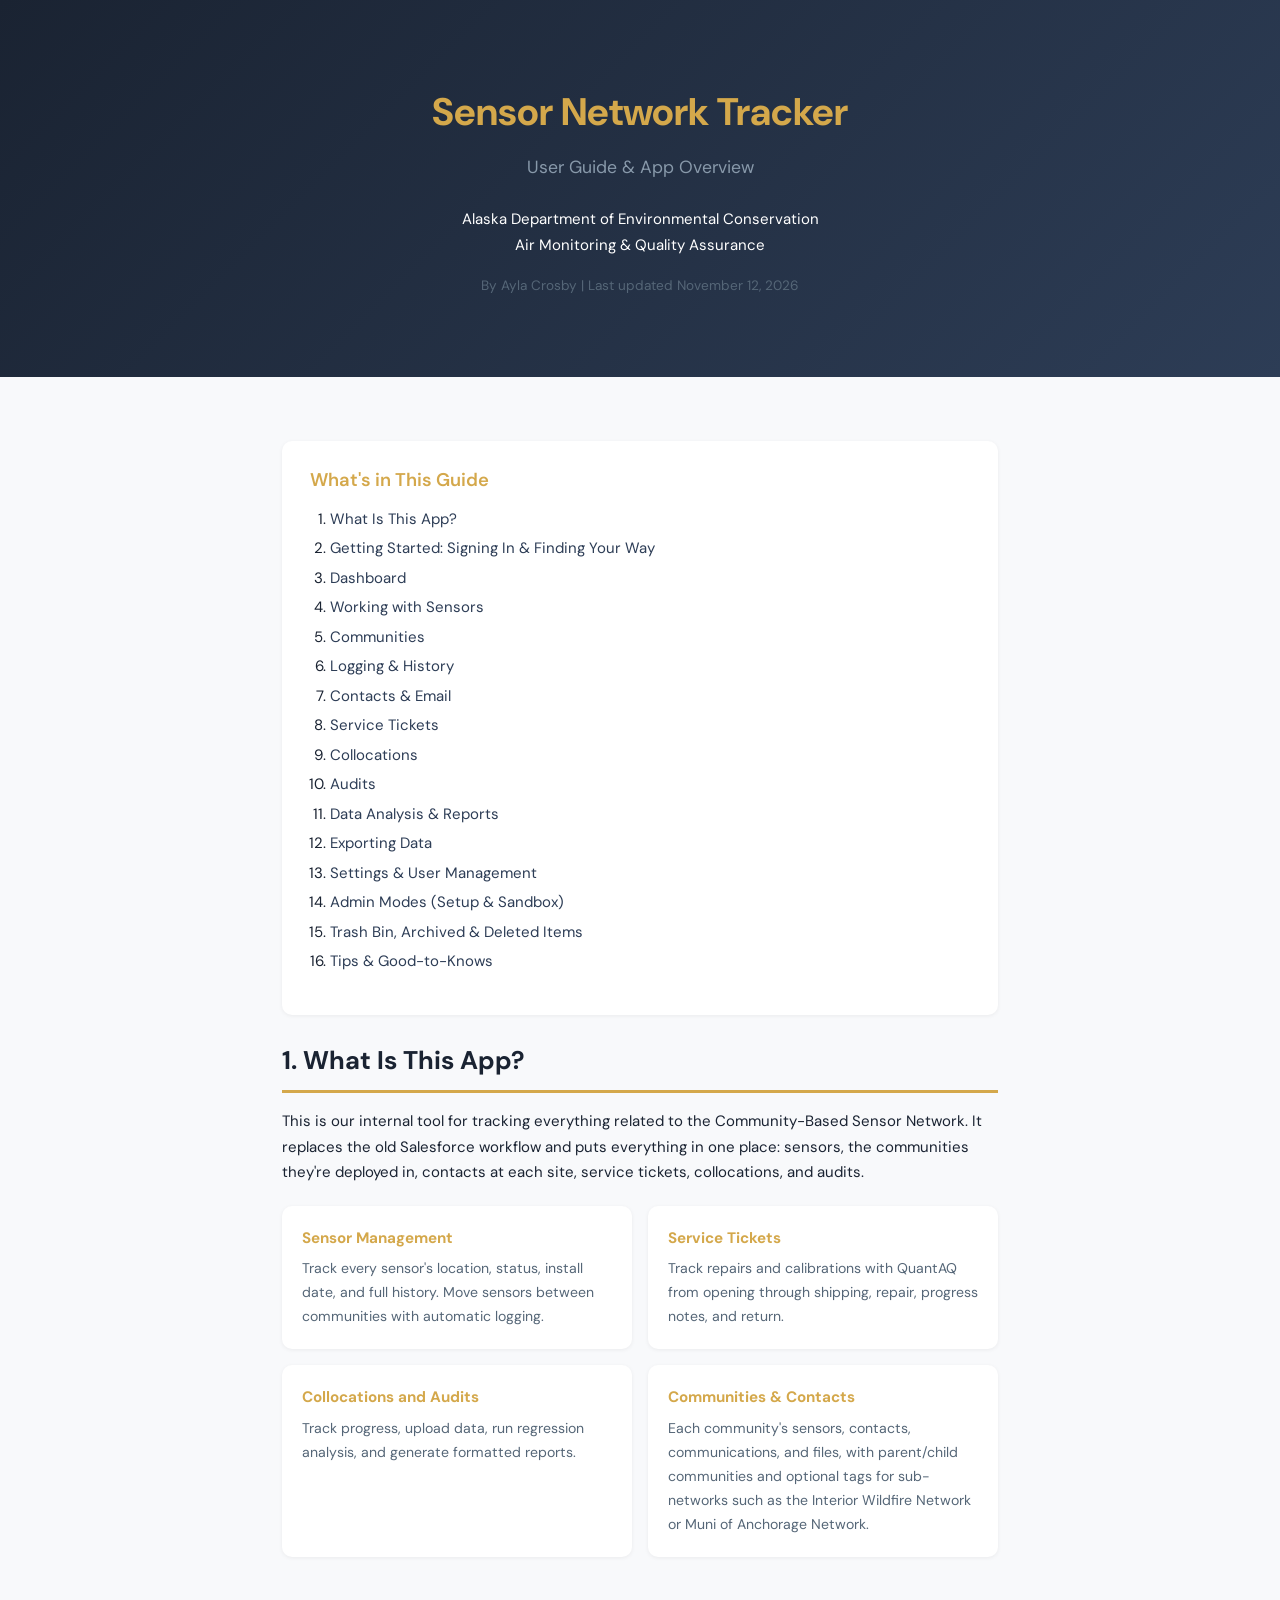
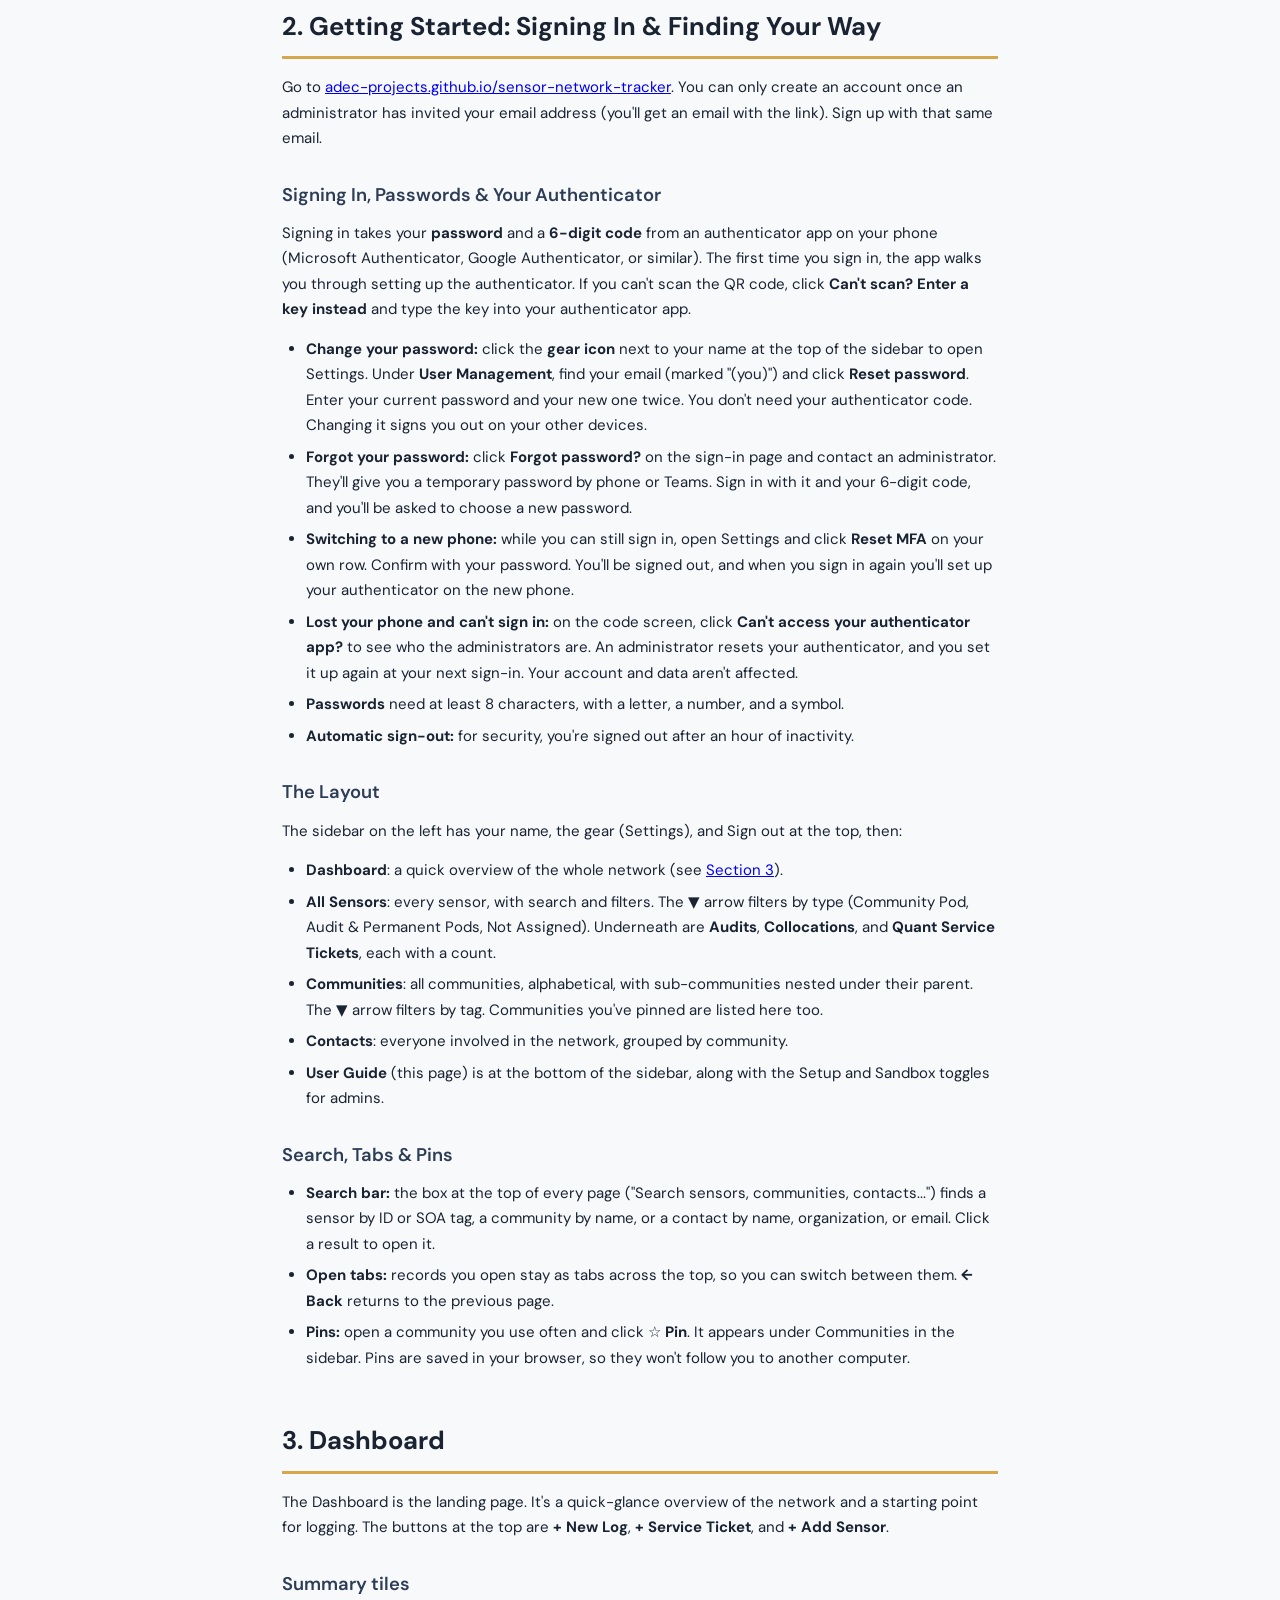
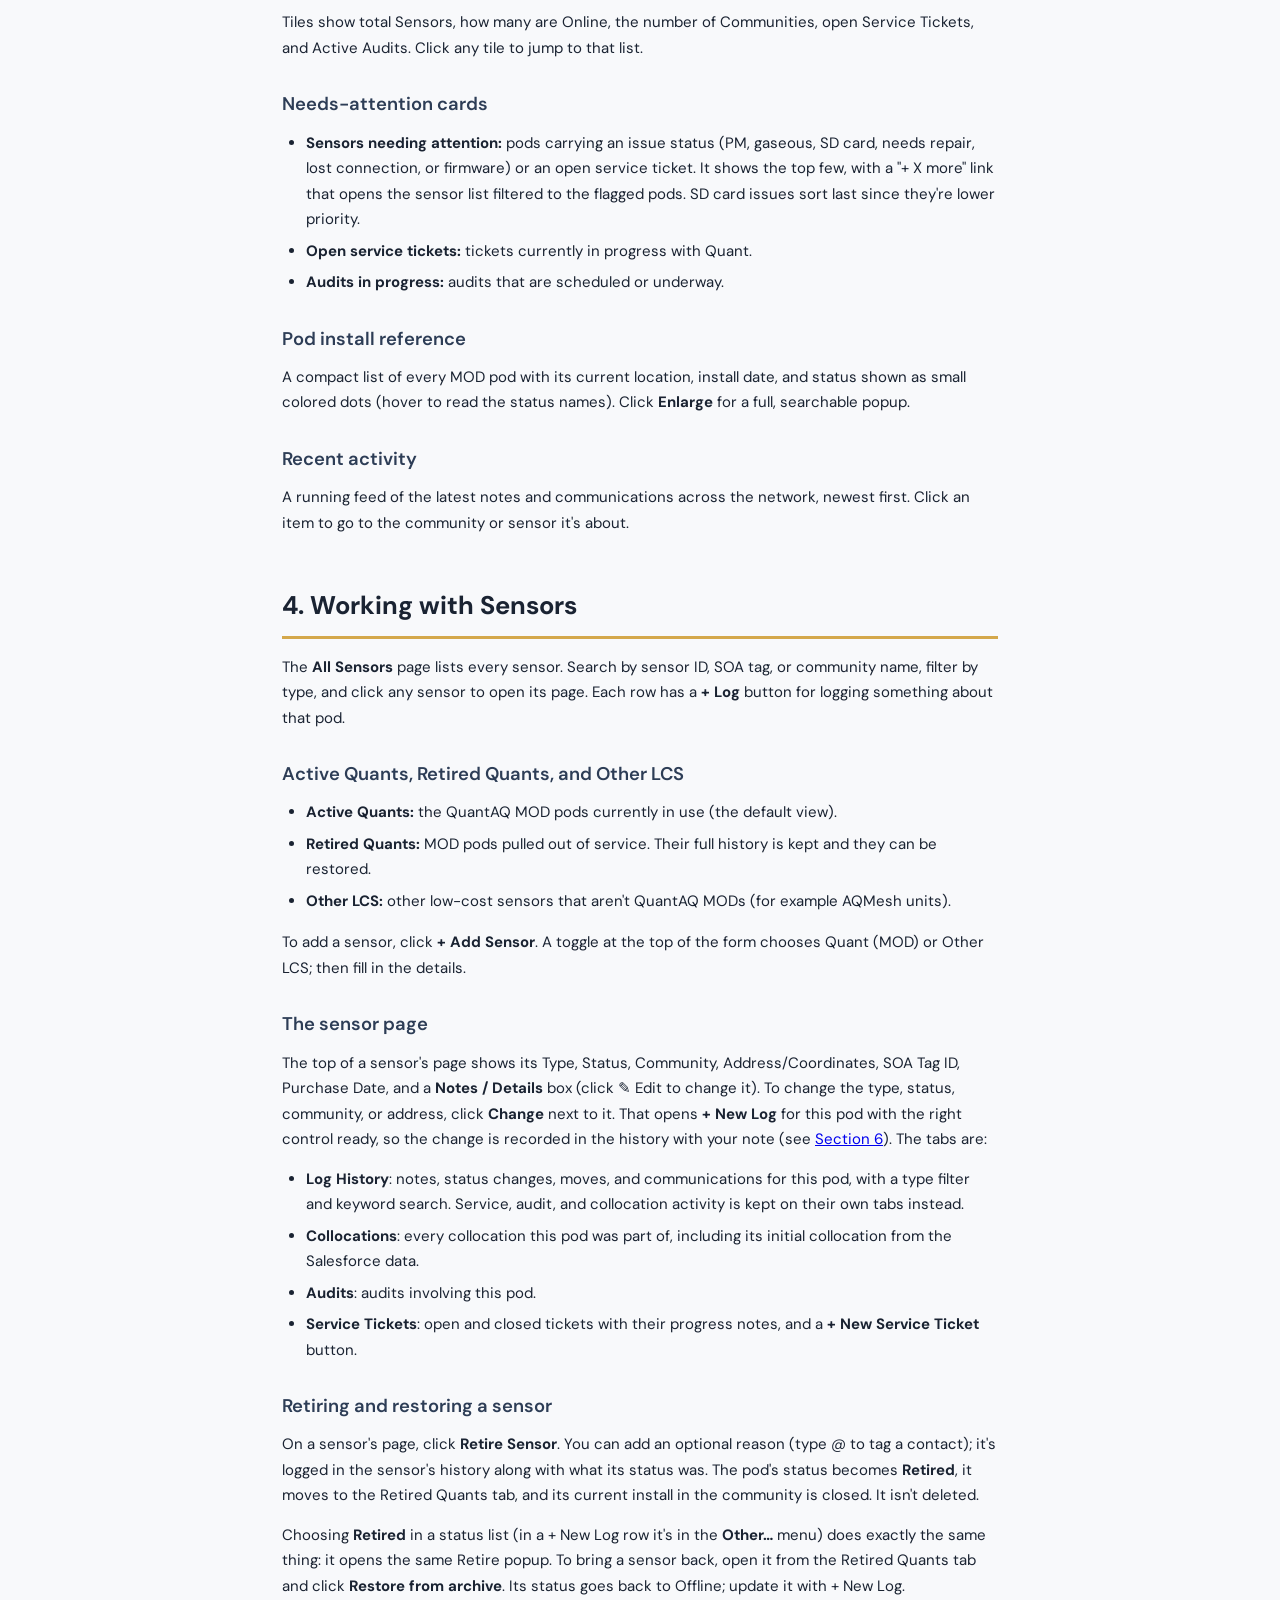
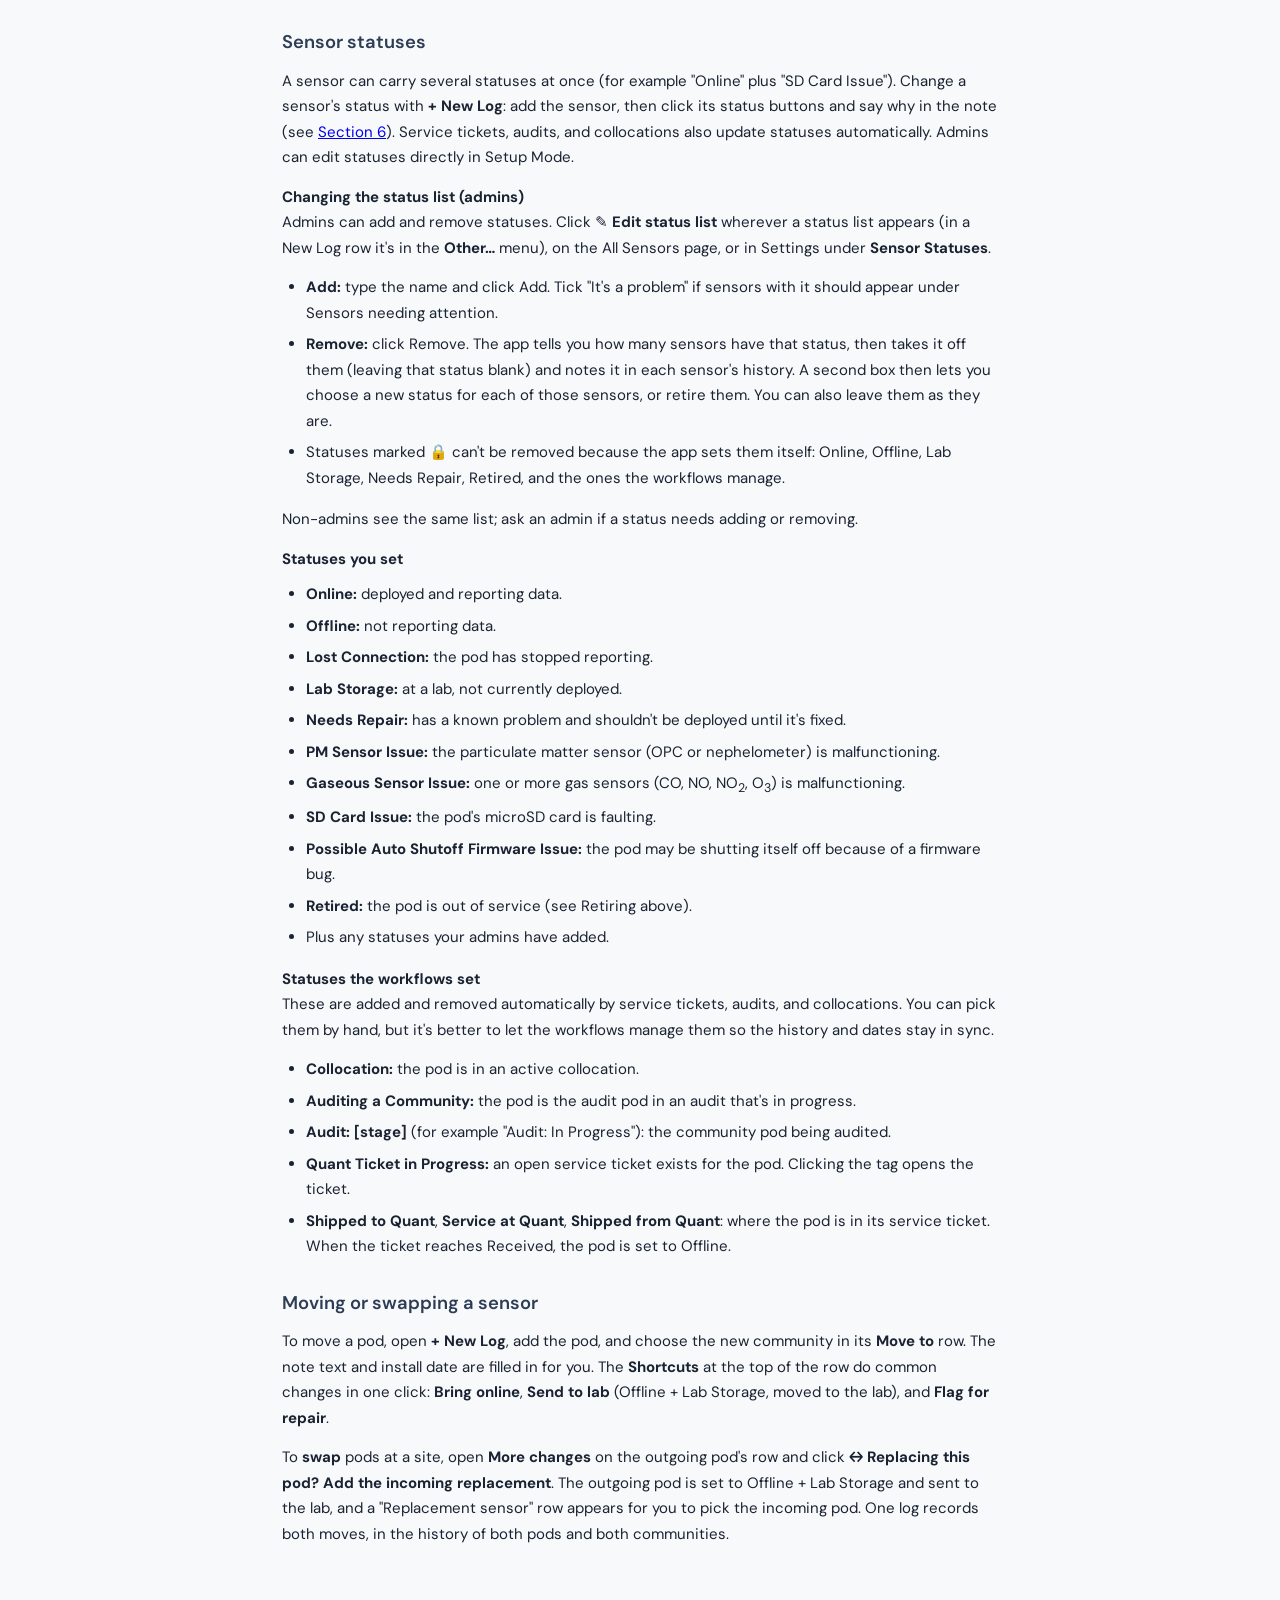
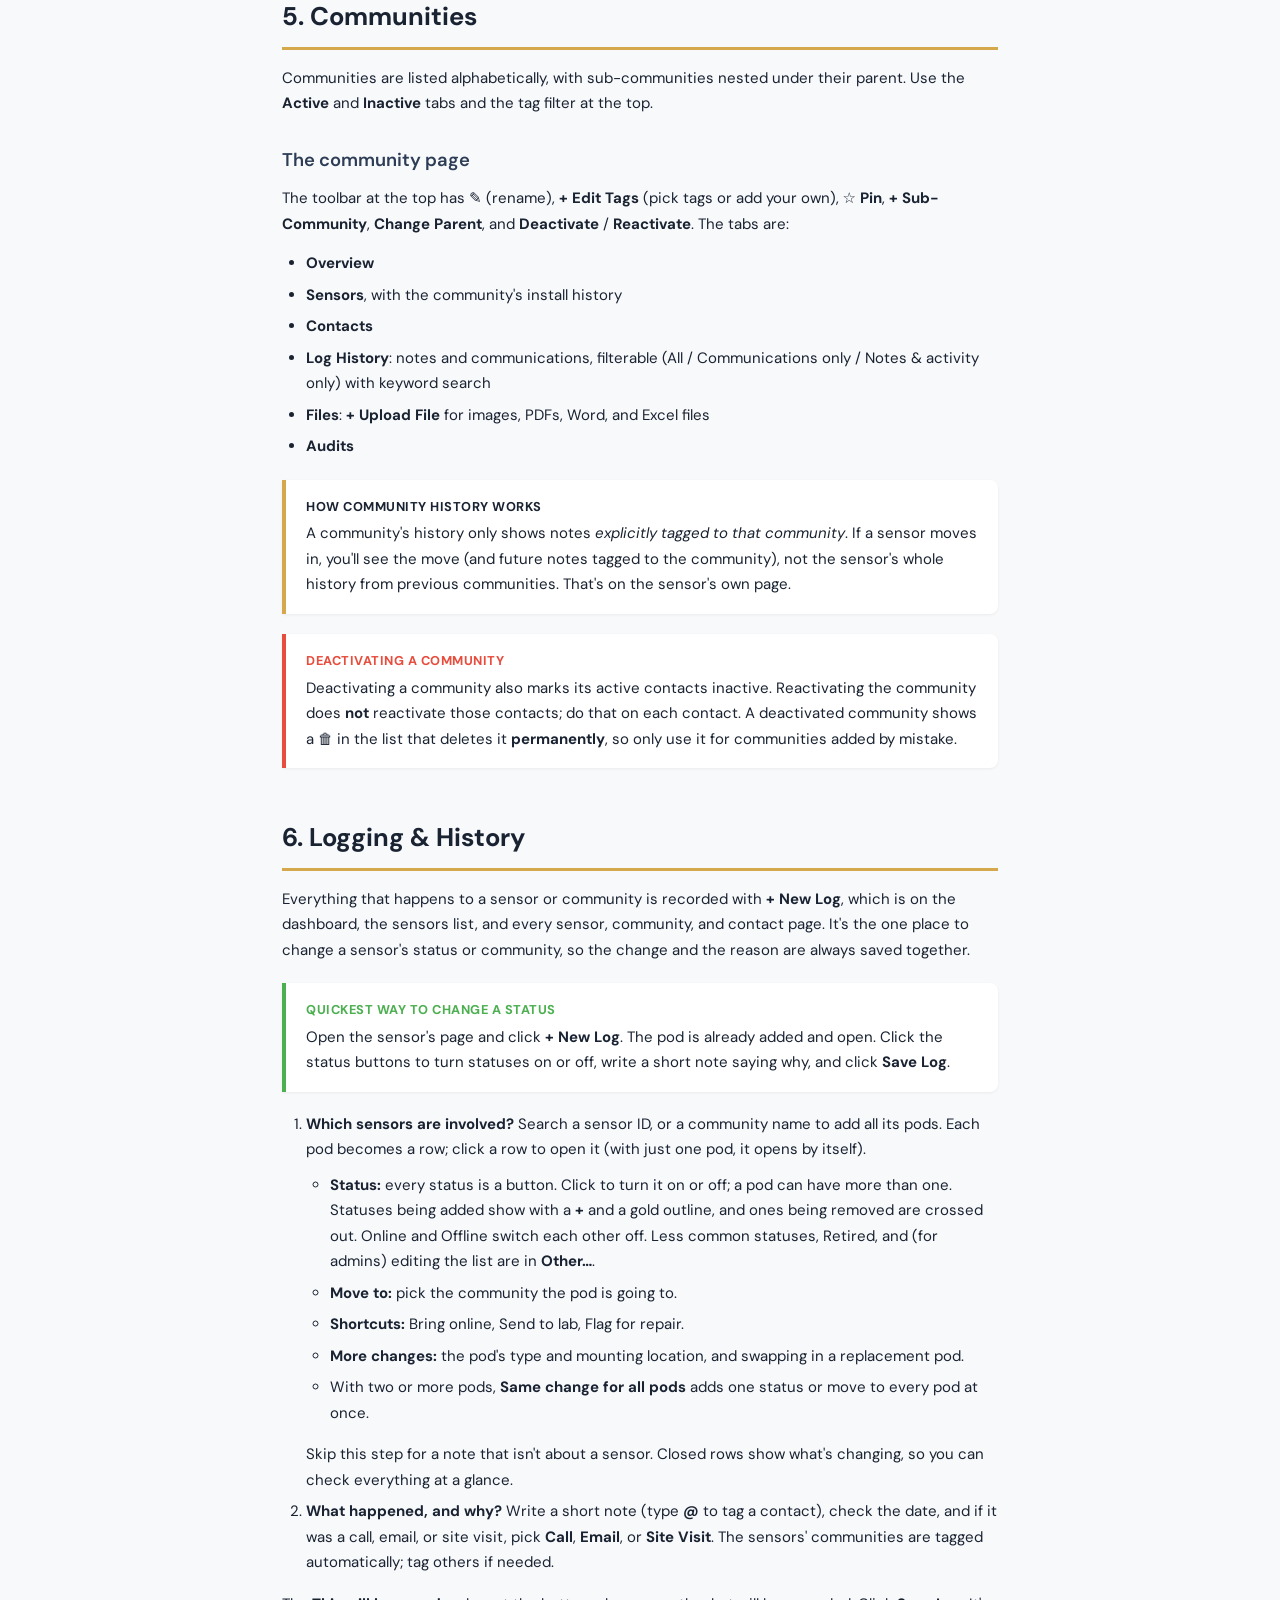
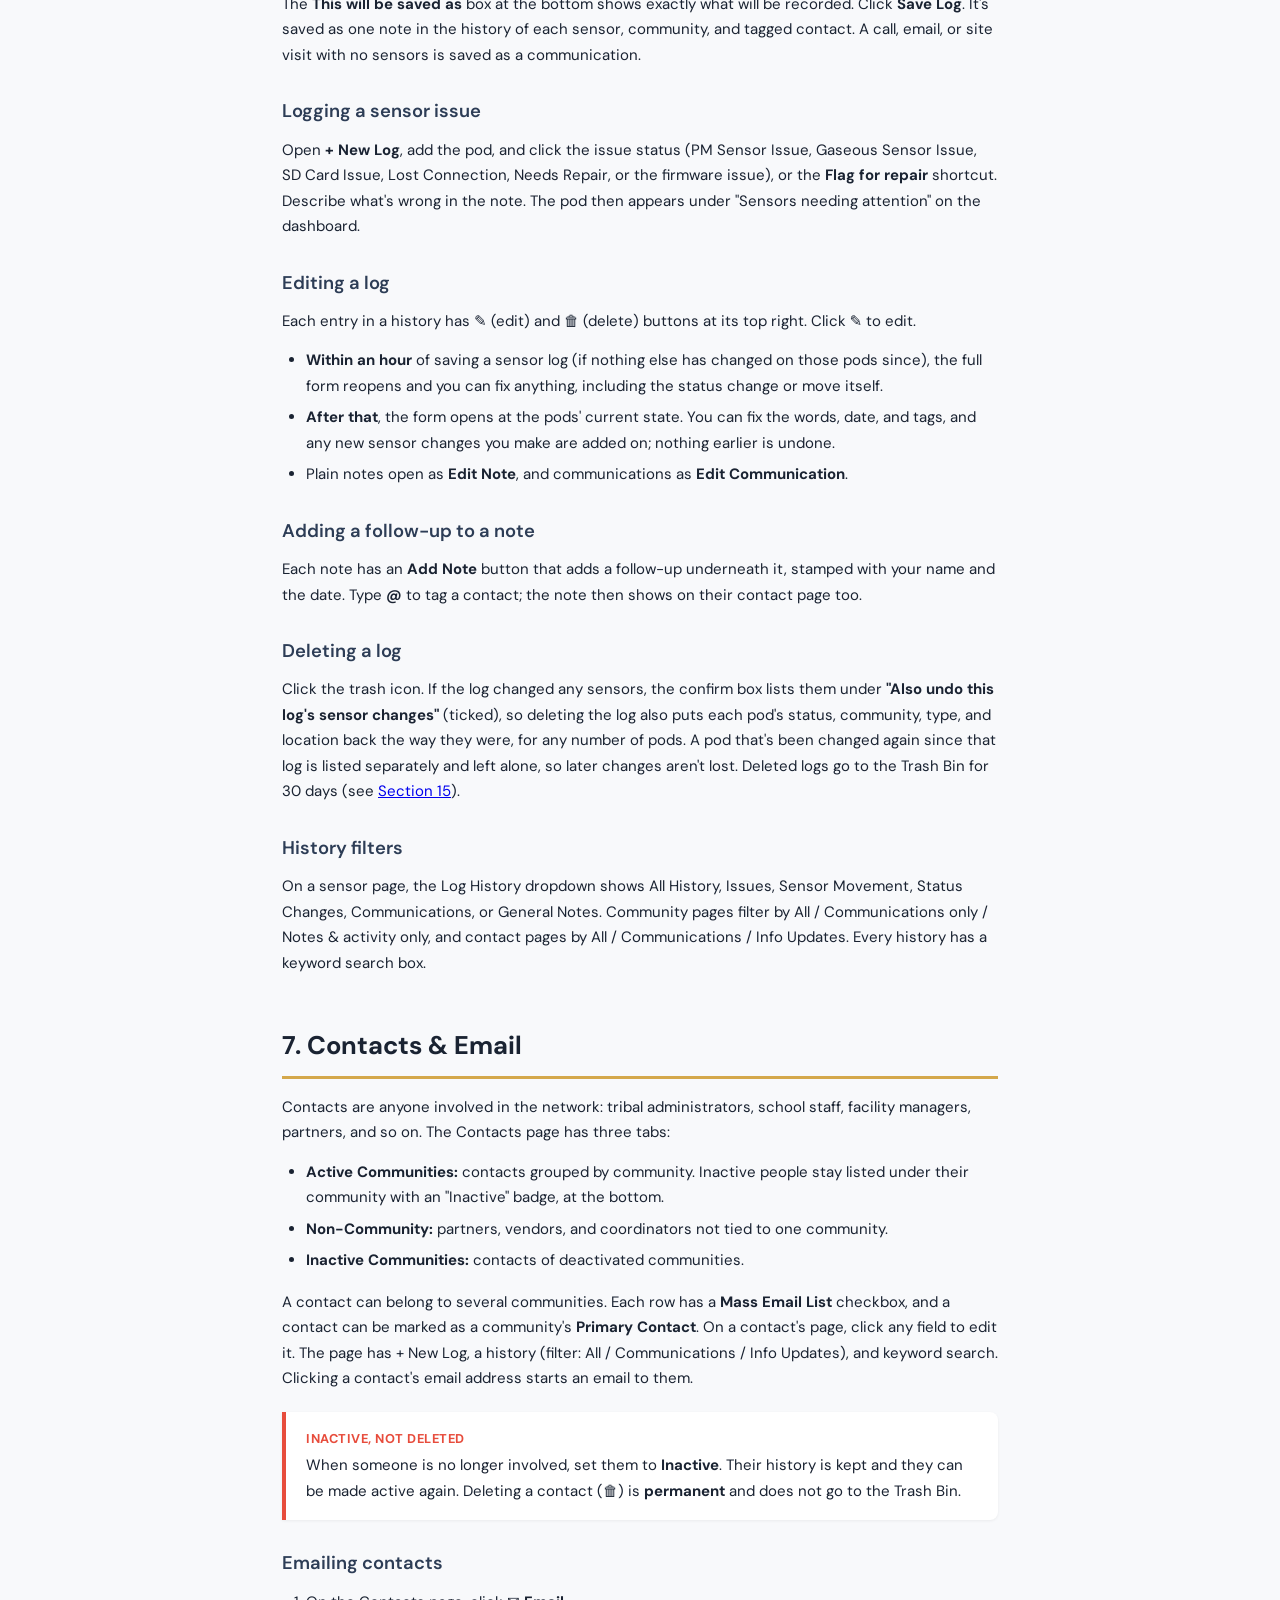
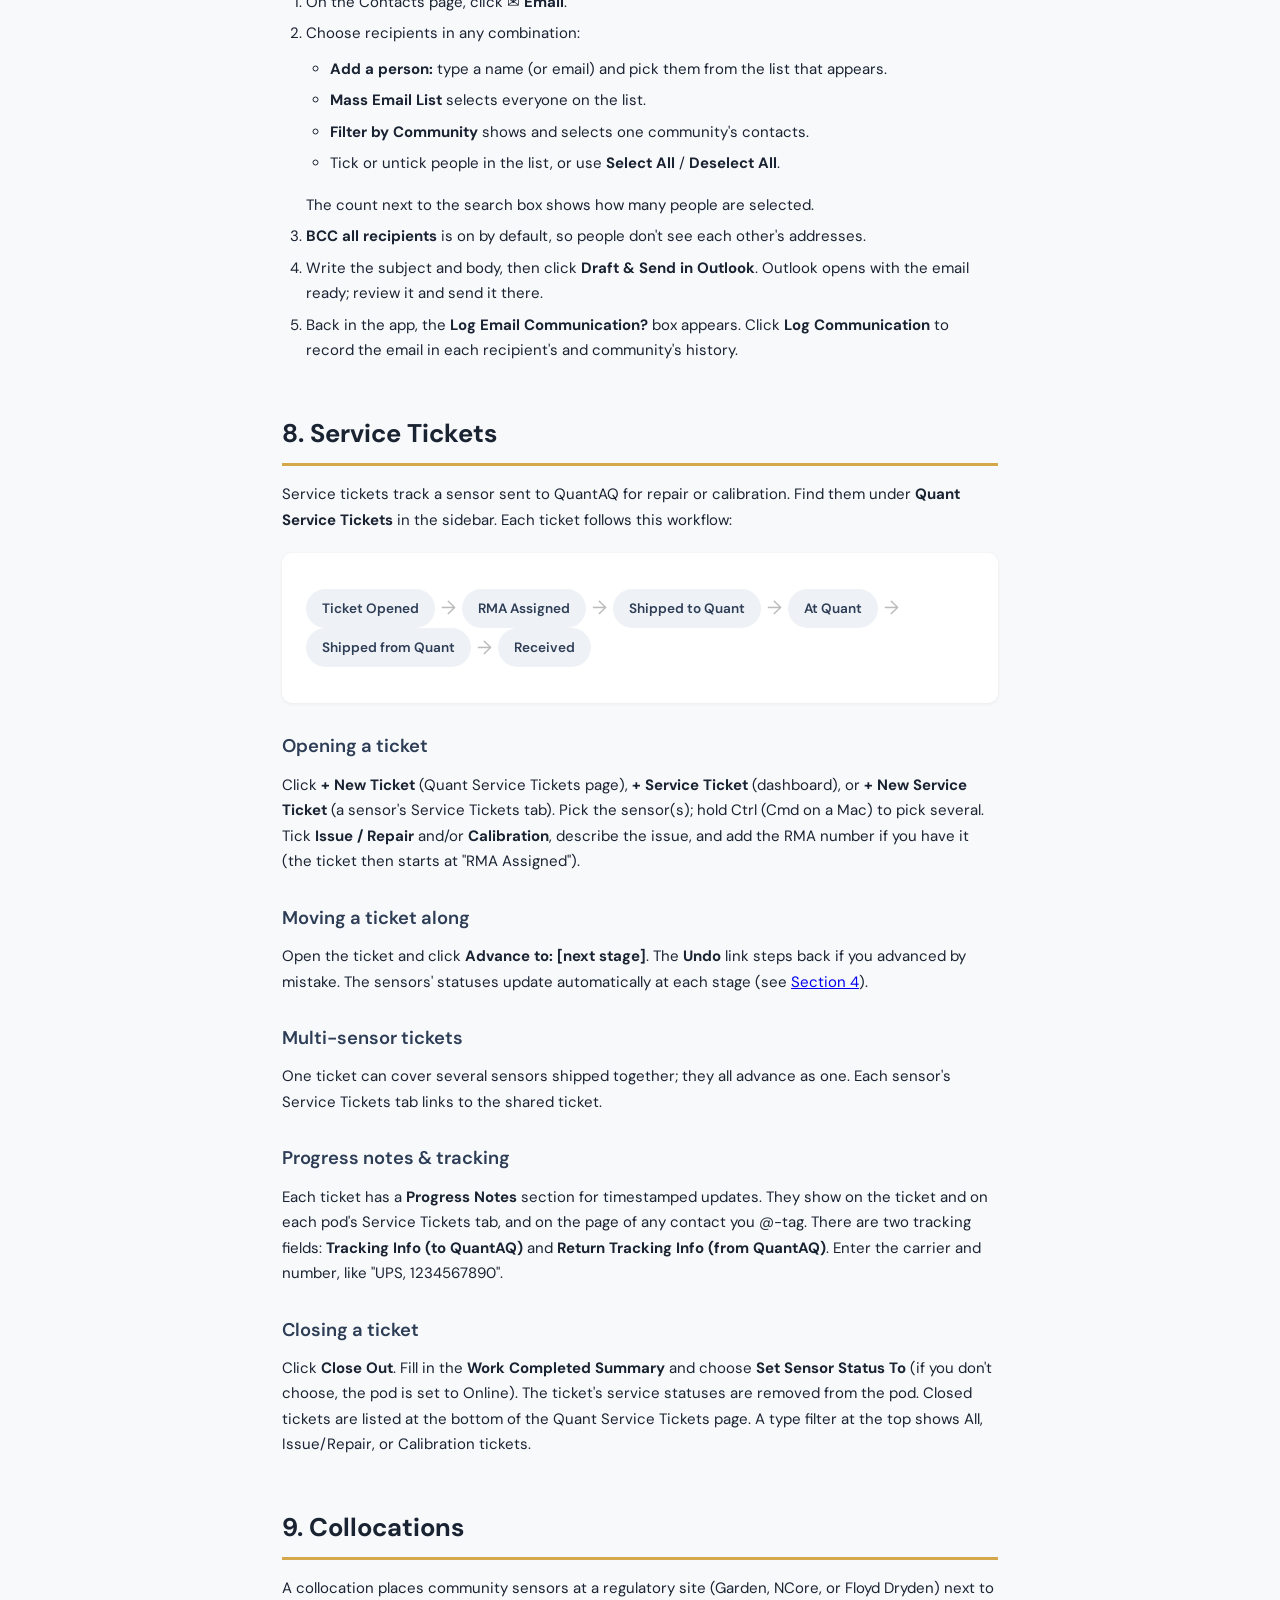
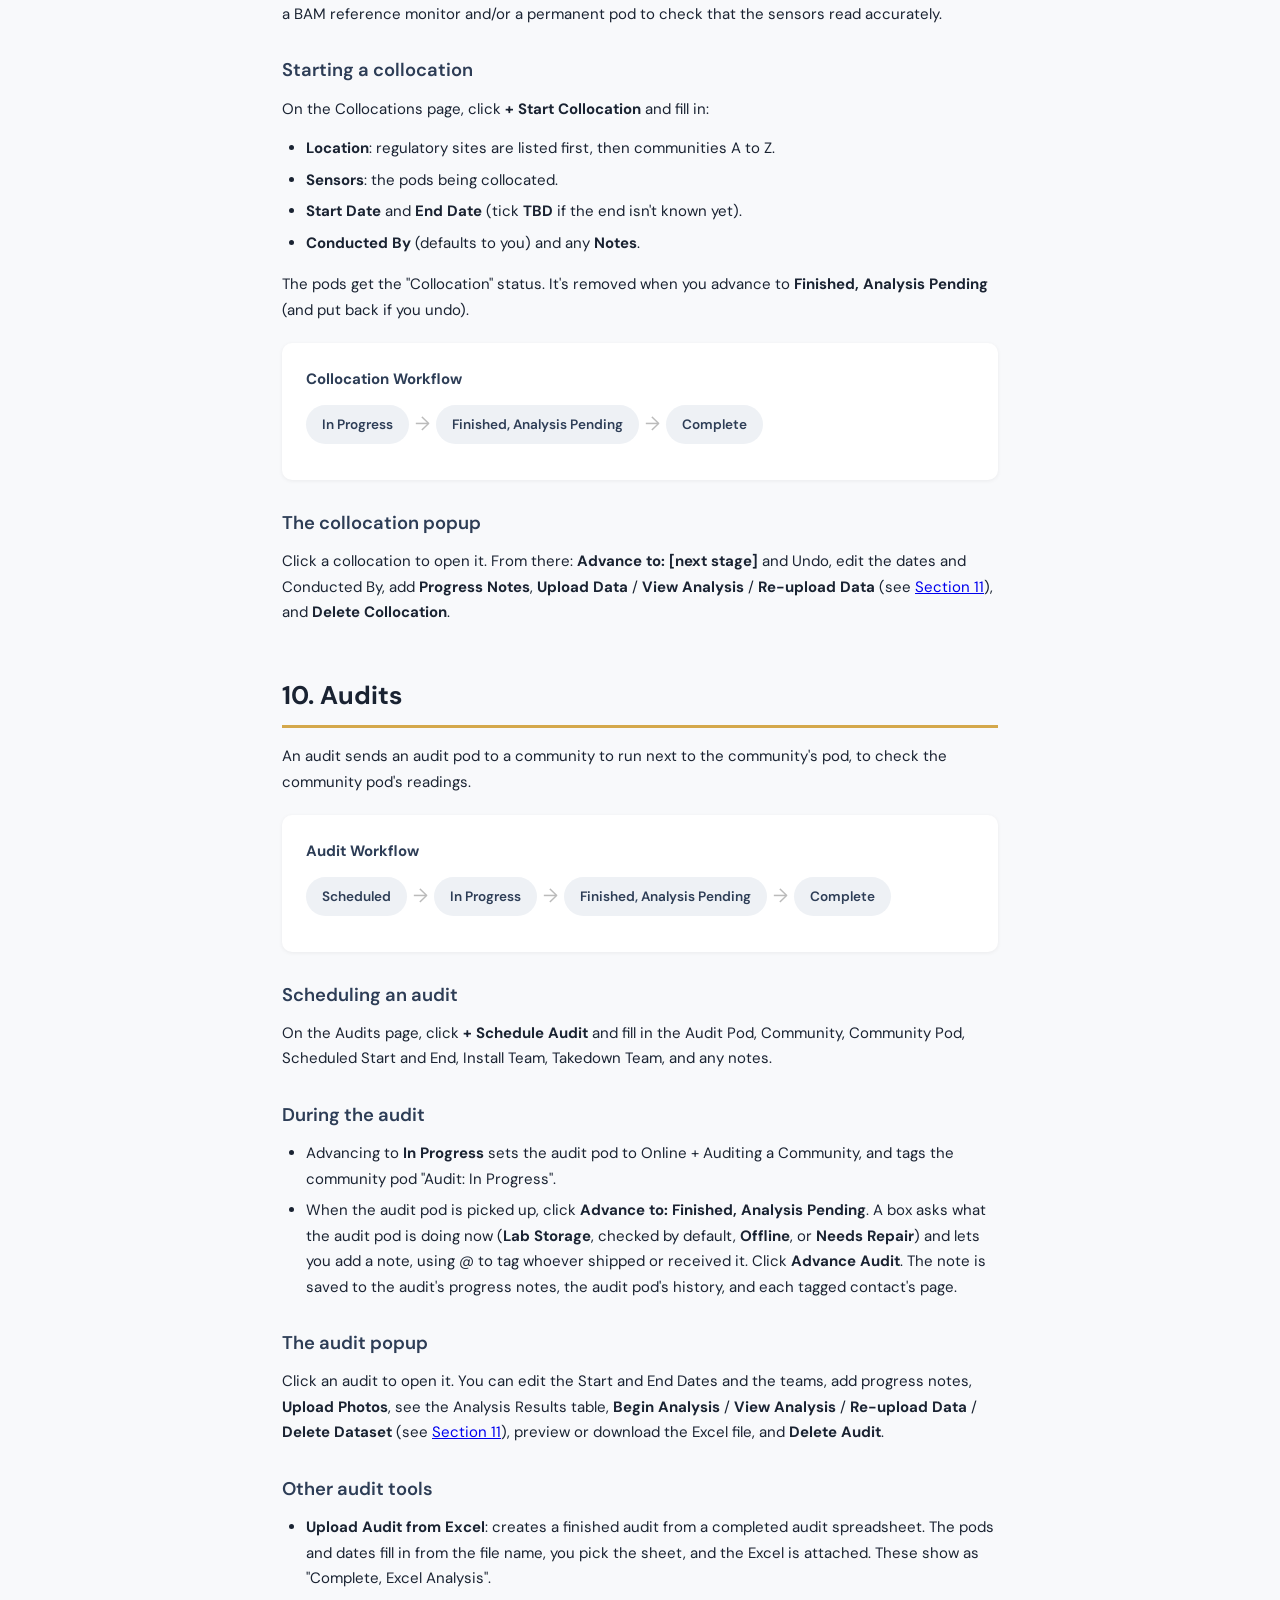
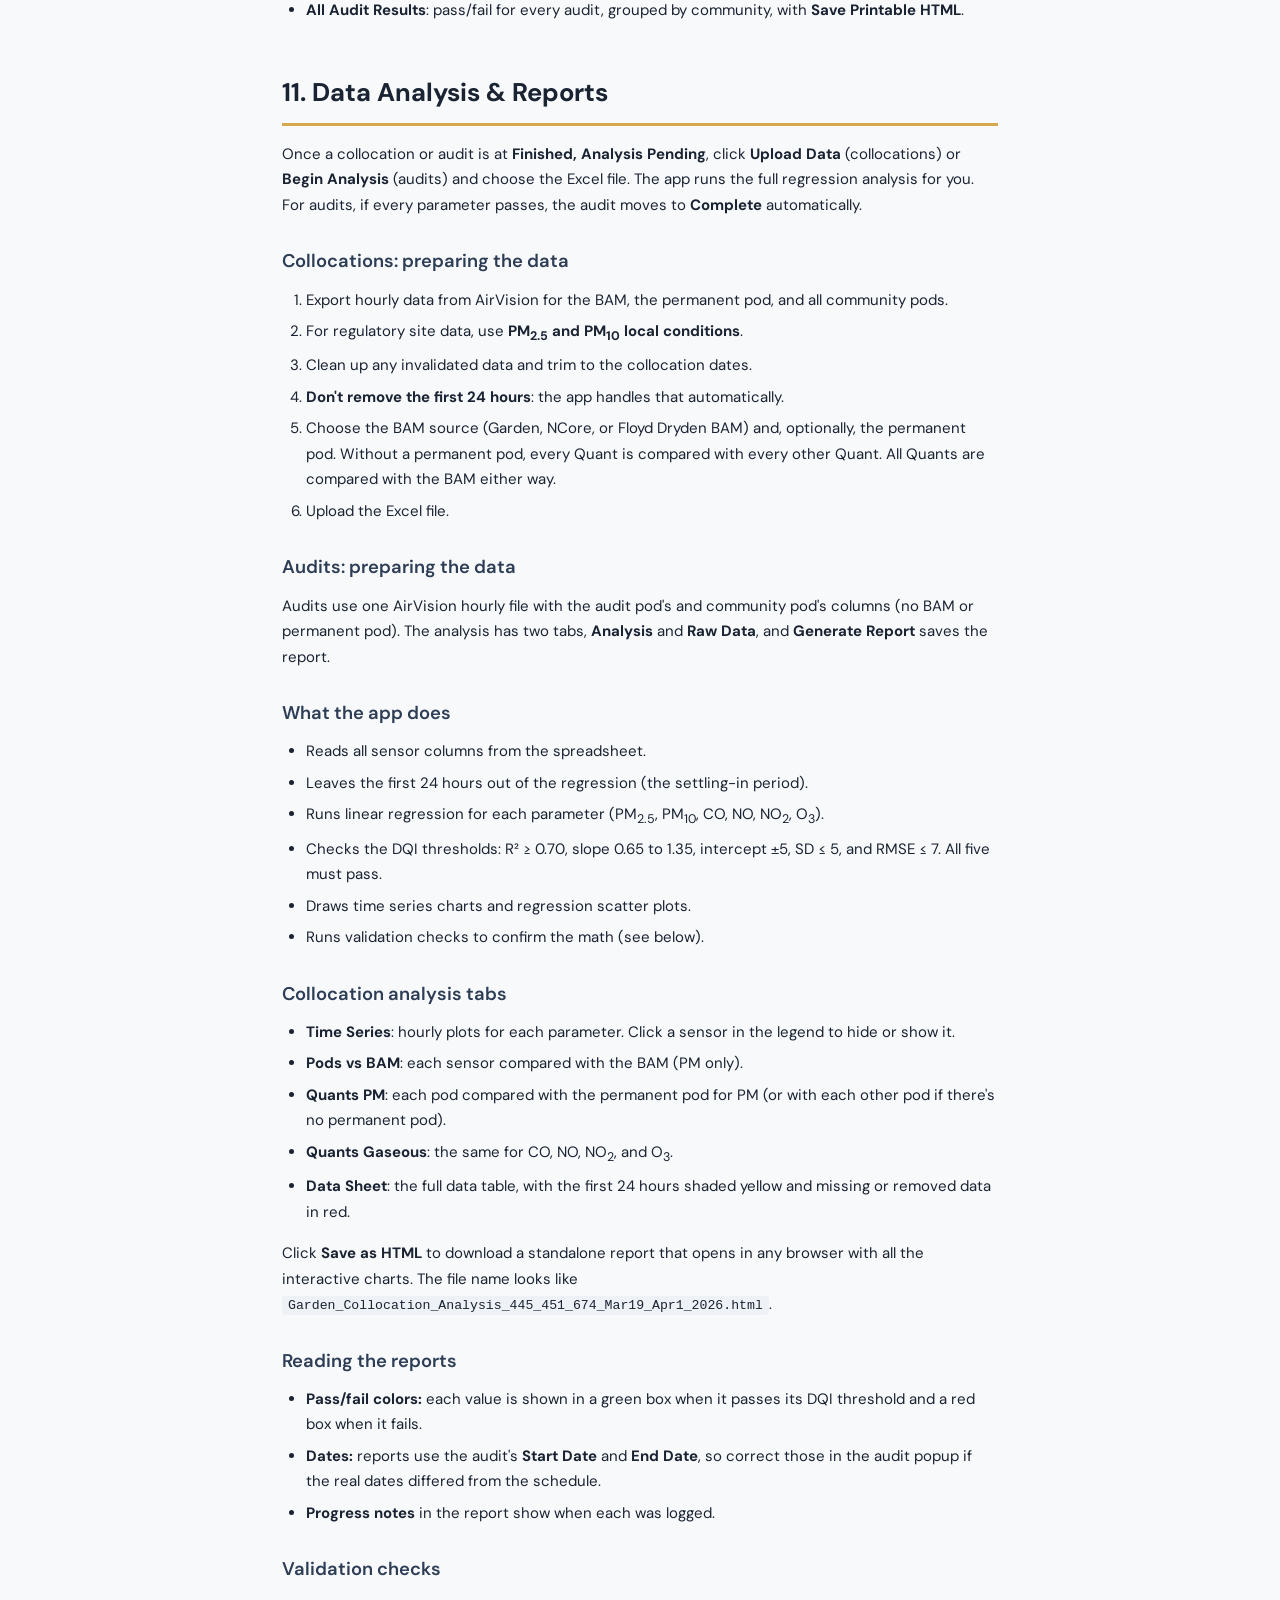
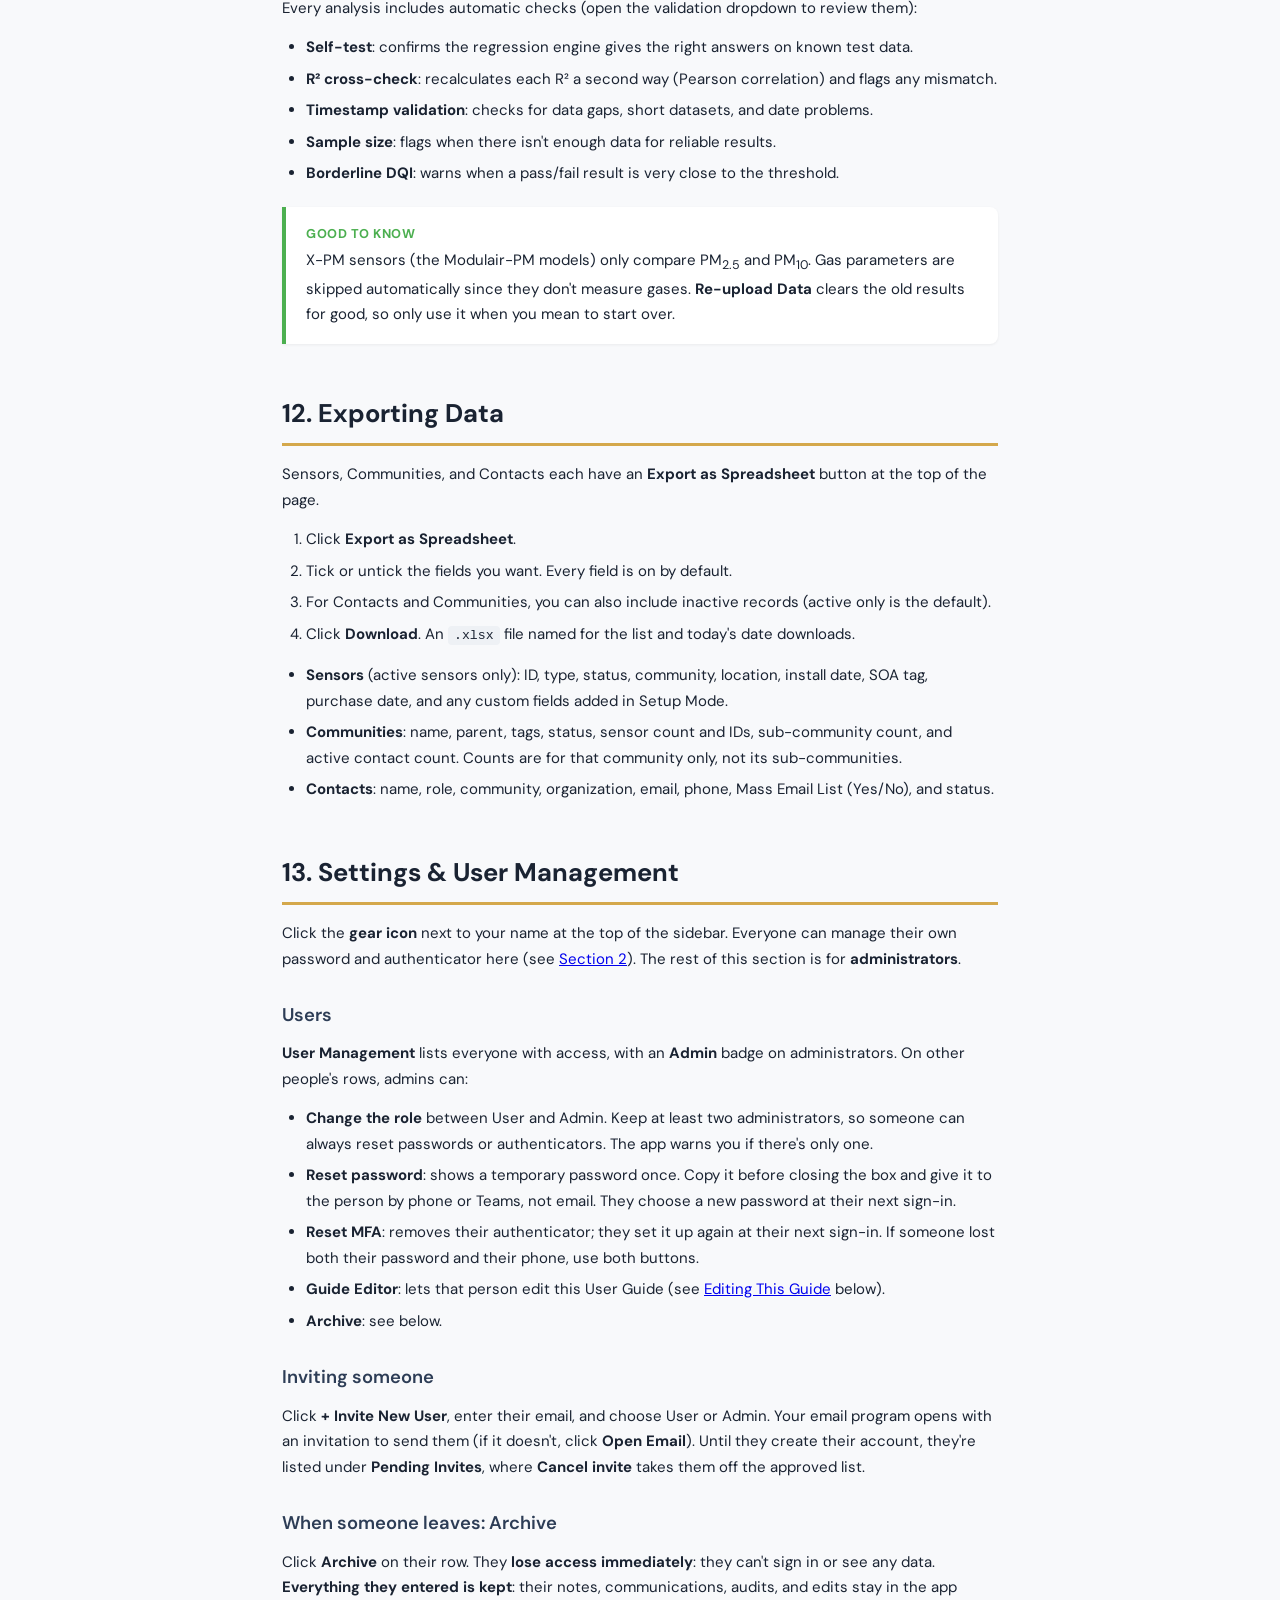
<file: user-guide.html>
<!DOCTYPE html>
<html lang="en">
<head>
<meta charset="UTF-8">
<meta name="viewport" content="width=device-width, initial-scale=1.0">
<title>ADEC Sensor Network Tracker, User Guide</title>
<style>
@import url('https://fonts.googleapis.com/css2?family=DM+Sans:wght@400;500;600;700&display=swap');

  * { margin: 0; padding: 0; box-sizing: border-box; }

  body {
    font-family: 'DM Sans', system-ui, sans-serif;
    background: #f8f9fb;
    color: #1a2332;
    line-height: 1.7;
    font-size: 15px;
      }

  /* Dashed outline on the focused editable region so it's obvious what you're editing */
  /* Disable the TOC links during editing, clicking them should not navigate */
  /* ====================================================== */
  /* Below is IDENTICAL to user-guide.html so what you see   */
  /* here matches exactly what users see after publish.      */
  /* ====================================================== */

  .cover {
    background: linear-gradient(135deg, #1a2332 0%, #2d3d56 100%);
    color: white;
    padding: 80px 40px;
    text-align: center;
  }
  .cover h1 {
    font-size: 2.4rem;
    font-weight: 700;
    margin-bottom: 8px;
    color: #d4a84b;
  }
  .cover .subtitle {
    font-size: 1.1rem;
    color: #8899aa;
    margin-bottom: 24px;
  }
  .cover .version {
    font-size: 0.85rem;
    color: #556677;
  }

  .container {
    max-width: 780px;
    margin: 0 auto;
    padding: 40px 32px;
  }

  h2 {
    font-size: 1.6rem;
    font-weight: 700;
    color: #1a2332;
    margin: 48px 0 16px;
    padding-bottom: 8px;
    border-bottom: 3px solid #d4a84b;
  }
  h2:first-of-type { margin-top: 0; }

  h3 {
    font-size: 1.15rem;
    font-weight: 600;
    color: #2d3d56;
    margin: 28px 0 10px;
  }

  p { margin-bottom: 14px; }

  .callout {
    background: #fff;
    border-left: 4px solid #d4a84b;
    padding: 16px 20px;
    margin: 20px 0;
    border-radius: 0 8px 8px 0;
    box-shadow: 0 1px 3px rgba(0,0,0,0.06);
  }
  .callout.tip { border-left-color: #4caf50; }
  .callout.heads-up { border-left-color: #e74c3c; }
  .callout .callout-label {
    font-weight: 700;
    font-size: 0.8rem;
    text-transform: uppercase;
    letter-spacing: 0.5px;
    margin-bottom: 4px;
  }
  .callout.tip .callout-label { color: #4caf50; }
  .callout.heads-up .callout-label { color: #e74c3c; }

  ul, ol {
    margin: 10px 0 16px 24px;
  }
  li { margin-bottom: 6px; }

  .feature-grid {
    display: grid;
    grid-template-columns: 1fr 1fr;
    gap: 16px;
    margin: 20px 0;
  }
  .feature-card {
    background: #fff;
    border-radius: 10px;
    padding: 20px;
    box-shadow: 0 1px 4px rgba(0,0,0,0.06);
  }
  .feature-card h4 {
    font-size: 0.95rem;
    font-weight: 700;
    color: #d4a84b;
    margin-bottom: 6px;
  }
  .feature-card p {
    font-size: 0.88rem;
    color: #556677;
    margin: 0;
  }

  .workflow {
    background: #fff;
    border-radius: 10px;
    padding: 24px;
    margin: 20px 0;
    box-shadow: 0 1px 4px rgba(0,0,0,0.06);
  }
  .workflow-steps {
    display: flex;
    gap: 0;
    align-items: center;
    flex-wrap: wrap;
    margin: 12px 0;
  }
  .workflow-step {
    background: #eef1f5;
    padding: 8px 16px;
    border-radius: 20px;
    font-size: 0.85rem;
    font-weight: 600;
    color: #2d3d56;
  }
  .workflow-arrow {
    color: #bbb;
    font-size: 1.2rem;
    margin: 0 6px;
  }

  code {
    background: #eef1f5;
    padding: 2px 6px;
    border-radius: 4px;
    font-size: 0.88em;
    font-family: 'JetBrains Mono', monospace;
  }

  .toc {
    background: #fff;
    border-radius: 10px;
    padding: 24px 28px;
    margin: 24px 0;
    box-shadow: 0 1px 4px rgba(0,0,0,0.06);
  }
  .toc h3 { margin-top: 0; color: #d4a84b; }
  .toc ol { margin-left: 20px; }
  .toc li { margin-bottom: 4px; }
  .toc a { color: #2d3d56; text-decoration: none; }
  .toc a:hover { color: #d4a84b; text-decoration: underline; }

  .footer {
    text-align: center;
    padding: 40px;
    color: #8899aa;
    font-size: 0.85rem;
  }

  @media (max-width: 640px) {
    .feature-grid { grid-template-columns: 1fr; }
    .cover { padding: 50px 24px; }
    .cover h1 { font-size: 1.8rem; }
    .container { padding: 24px 20px; }
    
  }
</style>
</head>
<body>

<div class="cover">
  <h1>Sensor Network Tracker</h1>
  <div class="subtitle">User Guide &amp; App Overview</div>
  <div>Alaska Department of Environmental Conservation</div>
  <div>Air Monitoring &amp; Quality Assurance</div>
  <div class="version" style="margin-top: 16px">By Ayla Crosby | Last updated <span data-guide-updated>November 12, 2026</span></div>
</div>

<div class="container">

<div class="toc">
  <h3>What's in This Guide</h3>
  <ol>
    <li><a href="#overview">What Is This App?</a></li>
    <li><a href="#getting-started">Getting Started: Signing In &amp; Finding Your Way</a></li>
    <li><a href="#dashboard">Dashboard</a></li>
    <li><a href="#sensors">Working with Sensors</a></li>
    <li><a href="#communities">Communities</a></li>
    <li><a href="#notes">Logging &amp; History</a></li>
    <li><a href="#contacts">Contacts &amp; Email</a></li>
    <li><a href="#tickets">Service Tickets</a></li>
    <li><a href="#collocations">Collocations</a></li>
    <li><a href="#audits">Audits</a></li>
    <li><a href="#analysis">Data Analysis &amp; Reports</a></li>
    <li><a href="#exporting">Exporting Data</a></li>
    <li><a href="#settings">Settings &amp; User Management</a></li>
    <li><a href="#admin-modes">Admin Modes (Setup &amp; Sandbox)</a></li>
    <li><a href="#trash">Trash Bin, Archived &amp; Deleted Items</a></li>
    <li><a href="#tips">Tips &amp; Good-to-Knows</a></li>
  </ol>
</div>

<h2 id="overview">1. What Is This App?</h2>

<p>This is our internal tool for tracking everything related to the Community-Based Sensor Network. It replaces the old Salesforce workflow and puts everything in one place: sensors, the communities they're deployed in, contacts at each site, service tickets, collocations, and audits.</p>

<div class="feature-grid">
  <div class="feature-card">
    <h4>Sensor Management</h4>
    <p>Track every sensor's location, status, install date, and full history. Move sensors between communities with automatic logging.</p>
  </div>
  <div class="feature-card">
    <h4>Service Tickets</h4>
    <p>Track repairs and calibrations with QuantAQ from opening through shipping, repair, progress notes, and return.</p>
  </div>
  <div class="feature-card">
    <h4>Collocations and Audits</h4>
    <p>Track progress, upload data, run regression analysis, and generate formatted reports.</p>
  </div>
  <div class="feature-card">
    <h4>Communities &amp; Contacts</h4>
    <p>Each community's sensors, contacts, communications, and files, with parent/child communities and optional tags for sub-networks such as the Interior Wildfire Network or Muni of Anchorage Network.</p>
  </div>
</div>

<h2 id="getting-started">2. Getting Started: Signing In &amp; Finding Your Way</h2>

<p>Go to <a href="https://adec-projects.github.io/sensor-network-tracker" target="_blank" rel="noopener">adec-projects.github.io/sensor-network-tracker</a>. You can only create an account once an administrator has invited your email address (you'll get an email with the link). Sign up with that same email.</p>

<h3>Signing In, Passwords &amp; Your Authenticator</h3>
<p>Signing in takes your <strong>password</strong> and a <strong>6-digit code</strong> from an authenticator app on your phone (Microsoft Authenticator, Google Authenticator, or similar). The first time you sign in, the app walks you through setting up the authenticator. If you can't scan the QR code, click <strong>Can't scan? Enter a key instead</strong> and type the key into your authenticator app.</p>
<ul>
  <li><strong>Change your password:</strong> click the <strong>gear icon</strong> next to your name at the top of the sidebar to open Settings. Under <strong>User Management</strong>, find your email (marked "(you)") and click <strong>Reset password</strong>. Enter your current password and your new one twice. You don't need your authenticator code. Changing it signs you out on your other devices.</li>
  <li><strong>Forgot your password:</strong> click <strong>Forgot password?</strong> on the sign-in page and contact an administrator. They'll give you a temporary password by phone or Teams. Sign in with it and your 6-digit code, and you'll be asked to choose a new password.</li>
  <li><strong>Switching to a new phone:</strong> while you can still sign in, open Settings and click <strong>Reset MFA</strong> on your own row. Confirm with your password. You'll be signed out, and when you sign in again you'll set up your authenticator on the new phone.</li>
  <li><strong>Lost your phone and can't sign in:</strong> on the code screen, click <strong>Can't access your authenticator app?</strong> to see who the administrators are. An administrator resets your authenticator, and you set it up again at your next sign-in. Your account and data aren't affected.</li>
  <li><strong>Passwords</strong> need at least 8 characters, with a letter, a number, and a symbol.</li>
  <li><strong>Automatic sign-out:</strong> for security, you're signed out after an hour of inactivity.</li>
</ul>

<h3>The Layout</h3>
<p>The sidebar on the left has your name, the gear (Settings), and Sign out at the top, then:</p>
<ul>
  <li><strong>Dashboard</strong>: a quick overview of the whole network (see <a href="#dashboard">Section 3</a>).</li>
  <li><strong>All Sensors</strong>: every sensor, with search and filters. The ▼ arrow filters by type (Community Pod, Audit &amp; Permanent Pods, Not Assigned). Underneath are <strong>Audits</strong>, <strong>Collocations</strong>, and <strong>Quant Service Tickets</strong>, each with a count.</li>
  <li><strong>Communities</strong>: all communities, alphabetical, with sub-communities nested under their parent. The ▼ arrow filters by tag. Communities you've pinned are listed here too.</li>
  <li><strong>Contacts</strong>: everyone involved in the network, grouped by community.</li>
  <li><strong>User Guide</strong> (this page) is at the bottom of the sidebar, along with the Setup and Sandbox toggles for admins.</li>
</ul>

<h3>Search, Tabs &amp; Pins</h3>
<ul>
  <li><strong>Search bar:</strong> the box at the top of every page ("Search sensors, communities, contacts...") finds a sensor by ID or SOA tag, a community by name, or a contact by name, organization, or email. Click a result to open it.</li>
  <li><strong>Open tabs:</strong> records you open stay as tabs across the top, so you can switch between them. <strong>← Back</strong> returns to the previous page.</li>
  <li><strong>Pins:</strong> open a community you use often and click <strong>☆ Pin</strong>. It appears under Communities in the sidebar. Pins are saved in your browser, so they won't follow you to another computer.</li>
</ul>

<h2 id="dashboard">3. Dashboard</h2>

<p>The Dashboard is the landing page. It's a quick-glance overview of the network and a starting point for logging. The buttons at the top are <strong>+ New Log</strong>, <strong>+ Service Ticket</strong>, and <strong>+ Add Sensor</strong>.</p>

<h3>Summary tiles</h3>
<p>Tiles show total Sensors, how many are Online, the number of Communities, open Service Tickets, and Active Audits. Click any tile to jump to that list.</p>

<h3>Needs-attention cards</h3>
<ul>
  <li><strong>Sensors needing attention:</strong> pods carrying an issue status (PM, gaseous, SD card, needs repair, lost connection, or firmware) or an open service ticket. It shows the top few, with a "+ X more" link that opens the sensor list filtered to the flagged pods. SD card issues sort last since they're lower priority.</li>
  <li><strong>Open service tickets:</strong> tickets currently in progress with Quant.</li>
  <li><strong>Audits in progress:</strong> audits that are scheduled or underway.</li>
</ul>

<h3>Pod install reference</h3>
<p>A compact list of every MOD pod with its current location, install date, and status shown as small colored dots (hover to read the status names). Click <strong>Enlarge</strong> for a full, searchable popup.</p>

<h3>Recent activity</h3>
<p>A running feed of the latest notes and communications across the network, newest first. Click an item to go to the community or sensor it's about.</p>

<h2 id="sensors">4. Working with Sensors</h2>

<p>The <strong>All Sensors</strong> page lists every sensor. Search by sensor ID, SOA tag, or community name, filter by type, and click any sensor to open its page. Each row has a <strong>+ Log</strong> button for logging something about that pod.</p>

<h3>Active Quants, Retired Quants, and Other LCS</h3>
<ul>
  <li><strong>Active Quants:</strong> the QuantAQ MOD pods currently in use (the default view).</li>
  <li><strong>Retired Quants:</strong> MOD pods pulled out of service. Their full history is kept and they can be restored.</li>
  <li><strong>Other LCS:</strong> other low-cost sensors that aren't QuantAQ MODs (for example AQMesh units).</li>
</ul>
<p>To add a sensor, click <strong>+ Add Sensor</strong>. A toggle at the top of the form chooses Quant (MOD) or Other LCS; then fill in the details.</p>

<h3>The sensor page</h3>
<p>The top of a sensor's page shows its Type, Status, Community, Address/Coordinates, SOA Tag ID, Purchase Date, and a <strong>Notes / Details</strong> box (click ✎ Edit to change it). To change the type, status, community, or address, click <strong>Change</strong> next to it. That opens <strong>+ New Log</strong> for this pod with the right control ready, so the change is recorded in the history with your note (see <a href="#notes">Section 6</a>). The tabs are:</p>
<ul>
  <li><strong>Log History</strong>: notes, status changes, moves, and communications for this pod, with a type filter and keyword search. Service, audit, and collocation activity is kept on their own tabs instead.</li>
  <li><strong>Collocations</strong>: every collocation this pod was part of, including its initial collocation from the Salesforce data.</li>
  <li><strong>Audits</strong>: audits involving this pod.</li>
  <li><strong>Service Tickets</strong>: open and closed tickets with their progress notes, and a <strong>+ New Service Ticket</strong> button.</li>
</ul>

<h3>Retiring and restoring a sensor</h3>
<p>On a sensor's page, click <strong>Retire Sensor</strong>. You can add an optional reason (type @ to tag a contact); it's logged in the sensor's history along with what its status was. The pod's status becomes <strong>Retired</strong>, it moves to the Retired Quants tab, and its current install in the community is closed. It isn't deleted.</p>
<p>Choosing <strong>Retired</strong> in a status list (in a + New Log row it's in the <strong>Other…</strong> menu) does exactly the same thing: it opens the same Retire popup. To bring a sensor back, open it from the Retired Quants tab and click <strong>Restore from archive</strong>. Its status goes back to Offline; update it with + New Log.</p>

<h3>Sensor statuses</h3>
<p>A sensor can carry several statuses at once (for example "Online" plus "SD Card Issue"). Change a sensor's status with <strong>+ New Log</strong>: add the sensor, then click its status buttons and say why in the note (see <a href="#notes">Section 6</a>). Service tickets, audits, and collocations also update statuses automatically. Admins can edit statuses directly in Setup Mode.</p>

<h4>Changing the status list (admins)</h4>
<p>Admins can add and remove statuses. Click <strong>✎ Edit status list</strong> wherever a status list appears (in a New Log row it's in the <strong>Other…</strong> menu), on the All Sensors page, or in Settings under <strong>Sensor Statuses</strong>.</p>
<ul>
  <li><strong>Add:</strong> type the name and click Add. Tick "It's a problem" if sensors with it should appear under Sensors needing attention.</li>
  <li><strong>Remove:</strong> click Remove. The app tells you how many sensors have that status, then takes it off them (leaving that status blank) and notes it in each sensor's history. A second box then lets you choose a new status for each of those sensors, or retire them. You can also leave them as they are.</li>
  <li>Statuses marked 🔒 can't be removed because the app sets them itself: Online, Offline, Lab Storage, Needs Repair, Retired, and the ones the workflows manage.</li>
</ul>
<p>Non-admins see the same list; ask an admin if a status needs adding or removing.</p>

<h4>Statuses you set</h4>
<ul>
  <li><strong>Online:</strong> deployed and reporting data.</li>
  <li><strong>Offline:</strong> not reporting data.</li>
  <li><strong>Lost Connection:</strong> the pod has stopped reporting.</li>
  <li><strong>Lab Storage:</strong> at a lab, not currently deployed.</li>
  <li><strong>Needs Repair:</strong> has a known problem and shouldn't be deployed until it's fixed.</li>
  <li><strong>PM Sensor Issue:</strong> the particulate matter sensor (OPC or nephelometer) is malfunctioning.</li>
  <li><strong>Gaseous Sensor Issue:</strong> one or more gas sensors (CO, NO, NO<sub>2</sub>, O<sub>3</sub>) is malfunctioning.</li>
  <li><strong>SD Card Issue:</strong> the pod's microSD card is faulting.</li>
  <li><strong>Possible Auto Shutoff Firmware Issue:</strong> the pod may be shutting itself off because of a firmware bug.</li>
  <li><strong>Retired:</strong> the pod is out of service (see Retiring above).</li>
  <li>Plus any statuses your admins have added.</li>
</ul>

<h4>Statuses the workflows set</h4>
<p>These are added and removed automatically by service tickets, audits, and collocations. You can pick them by hand, but it's better to let the workflows manage them so the history and dates stay in sync.</p>
<ul>
  <li><strong>Collocation:</strong> the pod is in an active collocation.</li>
  <li><strong>Auditing a Community:</strong> the pod is the audit pod in an audit that's in progress.</li>
  <li><strong>Audit: [stage]</strong> (for example "Audit: In Progress"): the community pod being audited.</li>
  <li><strong>Quant Ticket in Progress:</strong> an open service ticket exists for the pod. Clicking the tag opens the ticket.</li>
  <li><strong>Shipped to Quant</strong>, <strong>Service at Quant</strong>, <strong>Shipped from Quant</strong>: where the pod is in its service ticket. When the ticket reaches Received, the pod is set to Offline.</li>
</ul>

<h3>Moving or swapping a sensor</h3>
<p>To move a pod, open <strong>+ New Log</strong>, add the pod, and choose the new community in its <strong>Move to</strong> row. The note text and install date are filled in for you. The <strong>Shortcuts</strong> at the top of the row do common changes in one click: <strong>Bring online</strong>, <strong>Send to lab</strong> (Offline + Lab Storage, moved to the lab), and <strong>Flag for repair</strong>.</p>
<p>To <strong>swap</strong> pods at a site, open <strong>More changes</strong> on the outgoing pod's row and click <strong>↔ Replacing this pod? Add the incoming replacement</strong>. The outgoing pod is set to Offline + Lab Storage and sent to the lab, and a "Replacement sensor" row appears for you to pick the incoming pod. One log records both moves, in the history of both pods and both communities.</p>

<h2 id="communities">5. Communities</h2>

<p>Communities are listed alphabetically, with sub-communities nested under their parent. Use the <strong>Active</strong> and <strong>Inactive</strong> tabs and the tag filter at the top.</p>

<h3>The community page</h3>
<p>The toolbar at the top has ✎ (rename), <strong>+ Edit Tags</strong> (pick tags or add your own), <strong>☆ Pin</strong>, <strong>+ Sub-Community</strong>, <strong>Change Parent</strong>, and <strong>Deactivate</strong> / <strong>Reactivate</strong>. The tabs are:</p>
<ul>
  <li><strong>Overview</strong></li>
  <li><strong>Sensors</strong>, with the community's install history</li>
  <li><strong>Contacts</strong></li>
  <li><strong>Log History</strong>: notes and communications, filterable (All / Communications only / Notes &amp; activity only) with keyword search</li>
  <li><strong>Files</strong>: <strong>+ Upload File</strong> for images, PDFs, Word, and Excel files</li>
  <li><strong>Audits</strong></li>
</ul>

<div class="callout">
  <div class="callout-label">How Community History Works</div>
  A community's history only shows notes <em>explicitly tagged to that community</em>. If a sensor moves in, you'll see the move (and future notes tagged to the community), not the sensor's whole history from previous communities. That's on the sensor's own page.
</div>

<div class="callout heads-up">
  <div class="callout-label">Deactivating a Community</div>
  Deactivating a community also marks its active contacts inactive. Reactivating the community does <strong>not</strong> reactivate those contacts; do that on each contact. A deactivated community shows a 🗑 in the list that deletes it <strong>permanently</strong>, so only use it for communities added by mistake.
</div>

<h2 id="notes">6. Logging &amp; History</h2>

<p>Everything that happens to a sensor or community is recorded with <strong>+ New Log</strong>, which is on the dashboard, the sensors list, and every sensor, community, and contact page. It's the one place to change a sensor's status or community, so the change and the reason are always saved together.</p>

<div class="callout tip">
  <div class="callout-label">Quickest way to change a status</div>
  Open the sensor's page and click <strong>+ New Log</strong>. The pod is already added and open. Click the status buttons to turn statuses on or off, write a short note saying why, and click <strong>Save Log</strong>.
</div>

<ol>
  <li><strong>Which sensors are involved?</strong> Search a sensor ID, or a community name to add all its pods. Each pod becomes a row; click a row to open it (with just one pod, it opens by itself).
    <ul>
      <li><strong>Status:</strong> every status is a button. Click to turn it on or off; a pod can have more than one. Statuses being added show with a <strong>+</strong> and a gold outline, and ones being removed are crossed out. Online and Offline switch each other off. Less common statuses, Retired, and (for admins) editing the list are in <strong>Other…</strong>.</li>
      <li><strong>Move to:</strong> pick the community the pod is going to.</li>
      <li><strong>Shortcuts:</strong> Bring online, Send to lab, Flag for repair.</li>
      <li><strong>More changes:</strong> the pod's type and mounting location, and swapping in a replacement pod.</li>
      <li>With two or more pods, <strong>Same change for all pods</strong> adds one status or move to every pod at once.</li>
    </ul>
    Skip this step for a note that isn't about a sensor. Closed rows show what's changing, so you can check everything at a glance.</li>
  <li><strong>What happened, and why?</strong> Write a short note (type <strong>@</strong> to tag a contact), check the date, and if it was a call, email, or site visit, pick <strong>Call</strong>, <strong>Email</strong>, or <strong>Site Visit</strong>. The sensors' communities are tagged automatically; tag others if needed.</li>
</ol>
<p>The <strong>This will be saved as</strong> box at the bottom shows exactly what will be recorded. Click <strong>Save Log</strong>. It's saved as one note in the history of each sensor, community, and tagged contact. A call, email, or site visit with no sensors is saved as a communication.</p>

<h3>Logging a sensor issue</h3>
<p>Open <strong>+ New Log</strong>, add the pod, and click the issue status (PM Sensor Issue, Gaseous Sensor Issue, SD Card Issue, Lost Connection, Needs Repair, or the firmware issue), or the <strong>Flag for repair</strong> shortcut. Describe what's wrong in the note. The pod then appears under "Sensors needing attention" on the dashboard.</p>

<h3>Editing a log</h3>
<p>Each entry in a history has ✎ (edit) and 🗑 (delete) buttons at its top right. Click ✎ to edit.</p>
<ul>
  <li><strong>Within an hour</strong> of saving a sensor log (if nothing else has changed on those pods since), the full form reopens and you can fix anything, including the status change or move itself.</li>
  <li><strong>After that</strong>, the form opens at the pods' current state. You can fix the words, date, and tags, and any new sensor changes you make are added on; nothing earlier is undone.</li>
  <li>Plain notes open as <strong>Edit Note</strong>, and communications as <strong>Edit Communication</strong>.</li>
</ul>

<h3>Adding a follow-up to a note</h3>
<p>Each note has an <strong>Add Note</strong> button that adds a follow-up underneath it, stamped with your name and the date. Type <strong>@</strong> to tag a contact; the note then shows on their contact page too.</p>

<h3>Deleting a log</h3>
<p>Click the trash icon. If the log changed any sensors, the confirm box lists them under <strong>"Also undo this log's sensor changes"</strong> (ticked), so deleting the log also puts each pod's status, community, type, and location back the way they were, for any number of pods. A pod that's been changed again since that log is listed separately and left alone, so later changes aren't lost. Deleted logs go to the Trash Bin for 30 days (see <a href="#trash">Section 15</a>).</p>

<h3>History filters</h3>
<p>On a sensor page, the Log History dropdown shows All History, Issues, Sensor Movement, Status Changes, Communications, or General Notes. Community pages filter by All / Communications only / Notes &amp; activity only, and contact pages by All / Communications / Info Updates. Every history has a keyword search box.</p>

<h2 id="contacts">7. Contacts &amp; Email</h2>

<p>Contacts are anyone involved in the network: tribal administrators, school staff, facility managers, partners, and so on. The Contacts page has three tabs:</p>
<ul>
  <li><strong>Active Communities:</strong> contacts grouped by community. Inactive people stay listed under their community with an "Inactive" badge, at the bottom.</li>
  <li><strong>Non-Community:</strong> partners, vendors, and coordinators not tied to one community.</li>
  <li><strong>Inactive Communities:</strong> contacts of deactivated communities.</li>
</ul>
<p>A contact can belong to several communities. Each row has a <strong>Mass Email List</strong> checkbox, and a contact can be marked as a community's <strong>Primary Contact</strong>. On a contact's page, click any field to edit it. The page has + New Log, a history (filter: All / Communications / Info Updates), and keyword search. Clicking a contact's email address starts an email to them.</p>

<div class="callout heads-up">
  <div class="callout-label">Inactive, not deleted</div>
  When someone is no longer involved, set them to <strong>Inactive</strong>. Their history is kept and they can be made active again. Deleting a contact (🗑) is <strong>permanent</strong> and does not go to the Trash Bin.
</div>

<h3>Emailing contacts</h3>
<ol>
  <li>On the Contacts page, click <strong>✉ Email</strong>.</li>
  <li>Choose recipients in any combination:
    <ul>
      <li><strong>Add a person:</strong> type a name (or email) and pick them from the list that appears.</li>
      <li><strong>Mass Email List</strong> selects everyone on the list.</li>
      <li><strong>Filter by Community</strong> shows and selects one community's contacts.</li>
      <li>Tick or untick people in the list, or use <strong>Select All</strong> / <strong>Deselect All</strong>.</li>
    </ul>
    The count next to the search box shows how many people are selected.</li>
  <li><strong>BCC all recipients</strong> is on by default, so people don't see each other's addresses.</li>
  <li>Write the subject and body, then click <strong>Draft &amp; Send in Outlook</strong>. Outlook opens with the email ready; review it and send it there.</li>
  <li>Back in the app, the <strong>Log Email Communication?</strong> box appears. Click <strong>Log Communication</strong> to record the email in each recipient's and community's history.</li>
</ol>

<h2 id="tickets">8. Service Tickets</h2>

<p>Service tickets track a sensor sent to QuantAQ for repair or calibration. Find them under <strong>Quant Service Tickets</strong> in the sidebar. Each ticket follows this workflow:</p>

<div class="workflow">
  <div class="workflow-steps">
    <div class="workflow-step">Ticket Opened</div>
    <div class="workflow-arrow">→</div>
    <div class="workflow-step">RMA Assigned</div>
    <div class="workflow-arrow">→</div>
    <div class="workflow-step">Shipped to Quant</div>
    <div class="workflow-arrow">→</div>
    <div class="workflow-step">At Quant</div>
    <div class="workflow-arrow">→</div>
    <div class="workflow-step">Shipped from Quant</div>
    <div class="workflow-arrow">→</div>
    <div class="workflow-step">Received</div>
  </div>
</div>

<h3>Opening a ticket</h3>
<p>Click <strong>+ New Ticket</strong> (Quant Service Tickets page), <strong>+ Service Ticket</strong> (dashboard), or <strong>+ New Service Ticket</strong> (a sensor's Service Tickets tab). Pick the sensor(s); hold Ctrl (Cmd on a Mac) to pick several. Tick <strong>Issue / Repair</strong> and/or <strong>Calibration</strong>, describe the issue, and add the RMA number if you have it (the ticket then starts at "RMA Assigned").</p>

<h3>Moving a ticket along</h3>
<p>Open the ticket and click <strong>Advance to: [next stage]</strong>. The <strong>Undo</strong> link steps back if you advanced by mistake. The sensors' statuses update automatically at each stage (see <a href="#sensors">Section 4</a>).</p>

<h3>Multi-sensor tickets</h3>
<p>One ticket can cover several sensors shipped together; they all advance as one. Each sensor's Service Tickets tab links to the shared ticket.</p>

<h3>Progress notes &amp; tracking</h3>
<p>Each ticket has a <strong>Progress Notes</strong> section for timestamped updates. They show on the ticket and on each pod's Service Tickets tab, and on the page of any contact you @-tag. There are two tracking fields: <strong>Tracking Info (to QuantAQ)</strong> and <strong>Return Tracking Info (from QuantAQ)</strong>. Enter the carrier and number, like "UPS, 1234567890".</p>

<h3>Closing a ticket</h3>
<p>Click <strong>Close Out</strong>. Fill in the <strong>Work Completed Summary</strong> and choose <strong>Set Sensor Status To</strong> (if you don't choose, the pod is set to Online). The ticket's service statuses are removed from the pod. Closed tickets are listed at the bottom of the Quant Service Tickets page. A type filter at the top shows All, Issue/Repair, or Calibration tickets.</p>

<h2 id="collocations">9. Collocations</h2>

<p>A collocation places community sensors at a regulatory site (Garden, NCore, or Floyd Dryden) next to a BAM reference monitor and/or a permanent pod to check that the sensors read accurately.</p>

<h3>Starting a collocation</h3>
<p>On the Collocations page, click <strong>+ Start Collocation</strong> and fill in:</p>
<ul>
  <li><strong>Location</strong>: regulatory sites are listed first, then communities A to Z.</li>
  <li><strong>Sensors</strong>: the pods being collocated.</li>
  <li><strong>Start Date</strong> and <strong>End Date</strong> (tick <strong>TBD</strong> if the end isn't known yet).</li>
  <li><strong>Conducted By</strong> (defaults to you) and any <strong>Notes</strong>.</li>
</ul>
<p>The pods get the "Collocation" status. It's removed when you advance to <strong>Finished, Analysis Pending</strong> (and put back if you undo).</p>

<div class="workflow">
  <h4 style="margin:0 0 8px;color:#2d3d56">Collocation Workflow</h4>
  <div class="workflow-steps">
    <div class="workflow-step">In Progress</div>
    <div class="workflow-arrow">→</div>
    <div class="workflow-step">Finished, Analysis Pending</div>
    <div class="workflow-arrow">→</div>
    <div class="workflow-step">Complete</div>
  </div>
</div>

<h3>The collocation popup</h3>
<p>Click a collocation to open it. From there: <strong>Advance to: [next stage]</strong> and Undo, edit the dates and Conducted By, add <strong>Progress Notes</strong>, <strong>Upload Data</strong> / <strong>View Analysis</strong> / <strong>Re-upload Data</strong> (see <a href="#analysis">Section 11</a>), and <strong>Delete Collocation</strong>.</p>

<h2 id="audits">10. Audits</h2>

<p>An audit sends an audit pod to a community to run next to the community's pod, to check the community pod's readings.</p>

<div class="workflow">
  <h4 style="margin:0 0 8px;color:#2d3d56">Audit Workflow</h4>
  <div class="workflow-steps">
    <div class="workflow-step">Scheduled</div>
    <div class="workflow-arrow">→</div>
    <div class="workflow-step">In Progress</div>
    <div class="workflow-arrow">→</div>
    <div class="workflow-step">Finished, Analysis Pending</div>
    <div class="workflow-arrow">→</div>
    <div class="workflow-step">Complete</div>
  </div>
</div>

<h3>Scheduling an audit</h3>
<p>On the Audits page, click <strong>+ Schedule Audit</strong> and fill in the Audit Pod, Community, Community Pod, Scheduled Start and End, Install Team, Takedown Team, and any notes.</p>

<h3>During the audit</h3>
<ul>
  <li>Advancing to <strong>In Progress</strong> sets the audit pod to Online + Auditing a Community, and tags the community pod "Audit: In Progress".</li>
  <li>When the audit pod is picked up, click <strong>Advance to: Finished, Analysis Pending</strong>. A box asks what the audit pod is doing now (<strong>Lab Storage</strong>, checked by default, <strong>Offline</strong>, or <strong>Needs Repair</strong>) and lets you add a note, using @ to tag whoever shipped or received it. Click <strong>Advance Audit</strong>. The note is saved to the audit's progress notes, the audit pod's history, and each tagged contact's page.</li>
</ul>

<h3>The audit popup</h3>
<p>Click an audit to open it. You can edit the Start and End Dates and the teams, add progress notes, <strong>Upload Photos</strong>, see the Analysis Results table, <strong>Begin Analysis</strong> / <strong>View Analysis</strong> / <strong>Re-upload Data</strong> / <strong>Delete Dataset</strong> (see <a href="#analysis">Section 11</a>), preview or download the Excel file, and <strong>Delete Audit</strong>.</p>

<h3>Other audit tools</h3>
<ul>
  <li><strong>Upload Audit from Excel</strong>: creates a finished audit from a completed audit spreadsheet. The pods and dates fill in from the file name, you pick the sheet, and the Excel is attached. These show as "Complete, Excel Analysis".</li>
  <li><strong>All Audit Results</strong>: pass/fail for every audit, grouped by community, with <strong>Save Printable HTML</strong>.</li>
</ul>

<h2 id="analysis">11. Data Analysis &amp; Reports</h2>

<p>Once a collocation or audit is at <strong>Finished, Analysis Pending</strong>, click <strong>Upload Data</strong> (collocations) or <strong>Begin Analysis</strong> (audits) and choose the Excel file. The app runs the full regression analysis for you. For audits, if every parameter passes, the audit moves to <strong>Complete</strong> automatically.</p>

<h3>Collocations: preparing the data</h3>
<ol>
  <li>Export hourly data from AirVision for the BAM, the permanent pod, and all community pods.</li>
  <li>For regulatory site data, use <strong>PM<sub>2.5</sub> and PM<sub>10</sub> local conditions</strong>.</li>
  <li>Clean up any invalidated data and trim to the collocation dates.</li>
  <li><strong>Don't remove the first 24 hours</strong>: the app handles that automatically.</li>
  <li>Choose the BAM source (Garden, NCore, or Floyd Dryden BAM) and, optionally, the permanent pod. Without a permanent pod, every Quant is compared with every other Quant. All Quants are compared with the BAM either way.</li>
  <li>Upload the Excel file.</li>
</ol>

<h3>Audits: preparing the data</h3>
<p>Audits use one AirVision hourly file with the audit pod's and community pod's columns (no BAM or permanent pod). The analysis has two tabs, <strong>Analysis</strong> and <strong>Raw Data</strong>, and <strong>Generate Report</strong> saves the report.</p>

<h3>What the app does</h3>
<ul>
  <li>Reads all sensor columns from the spreadsheet.</li>
  <li>Leaves the first 24 hours out of the regression (the settling-in period).</li>
  <li>Runs linear regression for each parameter (PM<sub>2.5</sub>, PM<sub>10</sub>, CO, NO, NO<sub>2</sub>, O<sub>3</sub>).</li>
  <li>Checks the DQI thresholds: R² ≥ 0.70, slope 0.65 to 1.35, intercept ±5, SD ≤ 5, and RMSE ≤ 7. All five must pass.</li>
  <li>Draws time series charts and regression scatter plots.</li>
  <li>Runs validation checks to confirm the math (see below).</li>
</ul>

<h3>Collocation analysis tabs</h3>
<ul>
  <li><strong>Time Series</strong>: hourly plots for each parameter. Click a sensor in the legend to hide or show it.</li>
  <li><strong>Pods vs BAM</strong>: each sensor compared with the BAM (PM only).</li>
  <li><strong>Quants PM</strong>: each pod compared with the permanent pod for PM (or with each other pod if there's no permanent pod).</li>
  <li><strong>Quants Gaseous</strong>: the same for CO, NO, NO<sub>2</sub>, and O<sub>3</sub>.</li>
  <li><strong>Data Sheet</strong>: the full data table, with the first 24 hours shaded yellow and missing or removed data in red.</li>
</ul>
<p>Click <strong>Save as HTML</strong> to download a standalone report that opens in any browser with all the interactive charts. The file name looks like <code>Garden_Collocation_Analysis_445_451_674_Mar19_Apr1_2026.html</code>.</p>

<h3>Reading the reports</h3>
<ul>
  <li><strong>Pass/fail colors:</strong> each value is shown in a green box when it passes its DQI threshold and a red box when it fails.</li>
  <li><strong>Dates:</strong> reports use the audit's <strong>Start Date</strong> and <strong>End Date</strong>, so correct those in the audit popup if the real dates differed from the schedule.</li>
  <li><strong>Progress notes</strong> in the report show when each was logged.</li>
</ul>

<h3>Validation checks</h3>
<p>Every analysis includes automatic checks (open the validation dropdown to review them):</p>
<ul>
  <li><strong>Self-test</strong>: confirms the regression engine gives the right answers on known test data.</li>
  <li><strong>R² cross-check</strong>: recalculates each R² a second way (Pearson correlation) and flags any mismatch.</li>
  <li><strong>Timestamp validation</strong>: checks for data gaps, short datasets, and date problems.</li>
  <li><strong>Sample size</strong>: flags when there isn't enough data for reliable results.</li>
  <li><strong>Borderline DQI</strong>: warns when a pass/fail result is very close to the threshold.</li>
</ul>

<div class="callout tip">
  <div class="callout-label">Good to Know</div>
  X-PM sensors (the Modulair-PM models) only compare PM<sub>2.5</sub> and PM<sub>10</sub>. Gas parameters are skipped automatically since they don't measure gases. <strong>Re-upload Data</strong> clears the old results for good, so only use it when you mean to start over.
</div>

<h2 id="exporting">12. Exporting Data</h2>

<p>Sensors, Communities, and Contacts each have an <strong>Export as Spreadsheet</strong> button at the top of the page.</p>
<ol>
  <li>Click <strong>Export as Spreadsheet</strong>.</li>
  <li>Tick or untick the fields you want. Every field is on by default.</li>
  <li>For Contacts and Communities, you can also include inactive records (active only is the default).</li>
  <li>Click <strong>Download</strong>. An <code>.xlsx</code> file named for the list and today's date downloads.</li>
</ol>
<ul>
  <li><strong>Sensors</strong> (active sensors only): ID, type, status, community, location, install date, SOA tag, purchase date, and any custom fields added in Setup Mode.</li>
  <li><strong>Communities</strong>: name, parent, tags, status, sensor count and IDs, sub-community count, and active contact count. Counts are for that community only, not its sub-communities.</li>
  <li><strong>Contacts</strong>: name, role, community, organization, email, phone, Mass Email List (Yes/No), and status.</li>
</ul>

<h2 id="settings">13. Settings &amp; User Management</h2>

<p>Click the <strong>gear icon</strong> next to your name at the top of the sidebar. Everyone can manage their own password and authenticator here (see <a href="#getting-started">Section 2</a>). The rest of this section is for <strong>administrators</strong>.</p>

<h3>Users</h3>
<p><strong>User Management</strong> lists everyone with access, with an <strong>Admin</strong> badge on administrators. On other people's rows, admins can:</p>
<ul>
  <li><strong>Change the role</strong> between User and Admin. Keep at least two administrators, so someone can always reset passwords or authenticators. The app warns you if there's only one.</li>
  <li><strong>Reset password</strong>: shows a temporary password once. Copy it before closing the box and give it to the person by phone or Teams, not email. They choose a new password at their next sign-in.</li>
  <li><strong>Reset MFA</strong>: removes their authenticator; they set it up again at their next sign-in. If someone lost both their password and their phone, use both buttons.</li>
  <li><strong>Guide Editor</strong>: lets that person edit this User Guide (see <a href="#editing-guide">Editing This Guide</a> below).</li>
  <li><strong>Archive</strong>: see below.</li>
</ul>

<h3>Inviting someone</h3>
<p>Click <strong>+ Invite New User</strong>, enter their email, and choose User or Admin. Your email program opens with an invitation to send them (if it doesn't, click <strong>Open Email</strong>). Until they create their account, they're listed under <strong>Pending Invites</strong>, where <strong>Cancel invite</strong> takes them off the approved list.</p>

<h3>When someone leaves: Archive</h3>
<p>Click <strong>Archive</strong> on their row. They <strong>lose access immediately</strong>: they can't sign in or see any data. <strong>Everything they entered is kept</strong>: their notes, communications, audits, and edits stay in the app under their name. Users are never deleted. You can't archive yourself; another admin has to do it.</p>

<h3>Bringing someone back: Reactivate</h3>
<p>Archived people are listed under <strong>Archived Users</strong>. Click <strong>Reactivate</strong>. They sign in with their same email and password. The box has <strong>"Also reset their authenticator (MFA)"</strong>, ticked by default: they'll set up their authenticator again at their next sign-in, which helps if they have a new phone. If they've forgotten their password, click <strong>Reset password</strong> on their row afterward.</p>

<h3>Other settings</h3>
<ul>
  <li><strong>Multi-Factor Authentication</strong>: whether everyone must use an authenticator code. Leave it on.</li>
  <li><strong>Sensor Statuses</strong>: add or remove sensor statuses (see <a href="#sensors">Section 4</a>).</li>
  <li><strong>Trash Bin</strong>: see <a href="#trash">Section 15</a>.</li>
</ul>

<h3 id="editing-guide">Editing This Guide</h3>
<p>Anyone an admin has given <strong>Guide Editor</strong> access (the checkbox on their row in User Management) can update this guide. When a feature changes, please update the guide so new staff learn the current way of doing things.</p>
<ol>
  <li>Open <strong>User Guide</strong> (bottom of the sidebar) and click <strong>Edit</strong> at the top. Guide Editors are the only ones who see this button.</li>
  <li>The whole guide opens as text with formatting codes (HTML). Find the part you want to change (Ctrl+F helps) and edit the words between the codes. For example, in <code>&lt;p&gt;Click &lt;strong&gt;Save&lt;/strong&gt;.&lt;/p&gt;</code>, change only "Click" and "Save" and leave the <code>&lt;p&gt;</code> and <code>&lt;strong&gt;</code> parts alone. To add a paragraph, copy an existing <code>&lt;p&gt;…&lt;/p&gt;</code> line and change its words.</li>
  <li>Click <strong>Preview</strong> to see the result in a new tab. If the layout looks broken, a code was probably deleted by accident.</li>
  <li>Click <strong>Save &amp; Publish</strong>. The change is live for everyone right away, and the top of the guide shows who last edited it and when. <strong>Cancel</strong> throws your changes away.</li>
</ol>
<ul>
  <li>The "Last updated" date on the cover and at the bottom is filled in automatically when you save, so you don't need to change it.</li>
  <li>Your typing is auto-saved in your browser while you work. If the browser closes before you save, click Edit again and the app offers to restore your draft.</li>
  <li>Before a big edit, click <strong>Export as HTML</strong> to keep a copy of the current guide, just in case.</li>
</ul>

<div class="callout">
  <div class="callout-label">For whoever maintains the app</div>
  The guide also exists as the file <code>user-guide.html</code> in the GitHub repository. Once someone saves an edit here, the app shows that saved copy instead of the file, so later changes to the file won't appear until the saved copy is cleared (in the database, rename or remove the <code>app_settings</code> row with key <code>user_guide_body</code>). To keep the two in step, use Export as HTML after editing here and save the result over <code>user-guide.html</code>.
</div>

<h2 id="admin-modes">14. Admin Modes (Setup &amp; Sandbox)</h2>

<p>Admins see two toggles at the bottom of the sidebar: <strong>Setup Mode</strong> and <strong>Sandbox Mode</strong>. They do very different things.</p>

<h3>Setup Mode</h3>
<p>Setup Mode is for <strong>bulk data entry and backfilling</strong>, when you're correcting or adding many records and don't want an automatic history note for every edit. While it's on:</p>
<ul>
  <li>Edits save to the real database as usual. This is <strong>not</strong> a practice mode.</li>
  <li>The app stops writing automatic history notes for status changes, moves, contact edits, and so on.</li>
  <li>The date and note prompts on edits are skipped.</li>
  <li>Extra controls appear: add custom sensor fields, edit sensor IDs and statuses directly, restore hidden columns, a <strong>Move</strong> button on sensor rows, and <strong>Delete Sensor</strong> on sensor pages (permanent; use Retire Sensor instead unless it was added by mistake).</li>
</ul>
<p>Turn it off when you're done. It also turns off when you sign out or close the browser.</p>

<div class="callout heads-up">
  <div class="callout-label">Heads Up</div>
  If you forget to turn Setup Mode off, your day-to-day edits stop writing history notes. Watch for the amber "Setup Mode ON" pill in the sidebar.
</div>

<h3>Sandbox Mode</h3>
<p>Sandbox Mode is a <strong>safe practice space</strong>. You see the real, current data, but nothing you change is saved: it only lives in your browser. Use it to try a workflow or show someone around. A bright amber banner stays at the top the whole time.</p>
<ul>
  <li>Refreshing the page throws away your practice changes but keeps you in Sandbox.</li>
  <li>To leave, click <strong>Exit sandbox</strong> or sign out.</li>
  <li>Password and authenticator resets are turned off in Sandbox.</li>
</ul>

<div class="callout tip">
  <div class="callout-label">Which One Do I Want?</div>
  <strong>Practicing, exploring, or training?</strong> Sandbox Mode. Nothing is saved.<br>
  <strong>Doing a lot of real cleanup and want to skip the auto-notes?</strong> Setup Mode. Everything is saved.
</div>

<h2 id="trash">15. Trash Bin, Archived &amp; Deleted Items</h2>

<p><strong>Deleted notes, communications, service tickets, audits, and collocations</strong> go to the Trash Bin (Settings → <strong>Trash Bin</strong>, admins only). Tickets, audits, and collocations are deleted with the <strong>Delete</strong> button at the bottom of their popup; that record's automatic history notes go to the Trash Bin with it (only its own, not those of other tickets, audits, or collocations on the same pods).</p>
<ul>
  <li><strong>Restore</strong> puts the item back where it came from. Refresh the page afterward to see it in place.</li>
  <li><strong>Purge</strong> deletes it for good.</li>
  <li>Items are purged automatically <strong>30 days</strong> after they were deleted.</li>
</ul>

<div class="callout heads-up">
  <div class="callout-label">These are permanent (no Trash Bin)</div>
  Deleting a <strong>contact</strong>, a <strong>community</strong>, a <strong>file</strong>, or a sensor (Delete Sensor in Setup Mode) can't be undone. Prefer <strong>Inactive</strong> (contacts), <strong>Deactivate</strong> (communities), and <strong>Retire Sensor</strong> (sensors), which keep the history.
</div>

<p><strong>Retired sensors</strong> are on the Retired Quants tab of All Sensors and in the Trash Bin's archived-sensors filter. They're never purged automatically, because tickets, audits, and notes still refer to them. <strong>Archived users</strong> are in Settings (see <a href="#settings">Section 13</a>).</p>

<h2 id="tips">16. Tips &amp; Good-to-Knows</h2>

<div class="callout">
  <div class="callout-label">Timezones</div>
  Everything in the app runs on Alaska time (America/Anchorage).
</div>

<div class="callout tip">
  <div class="callout-label">Online &amp; Offline</div>
  These two statuses can't both be on. Choosing Online removes Offline, and vice versa.
</div>

<div class="callout tip">
  <div class="callout-label">Closing Popups</div>
  Popups that show a record (an audit, collocation, or service ticket) close when you click outside them, press Esc, or click ×. Forms you type into (like + New Log) only close with Cancel, ×, or Esc, so a stray click can't lose your work.
</div>

<div class="callout">
  <div class="callout-label">One Log, Not Two</div>
  When you write a note and change a sensor in the same log, it's saved as one entry: the change is added to your note.
</div>

<div class="callout tip">
  <div class="callout-label">Annotating Quick Edits</div>
  When you edit a field directly on a page (for example a sensor's Purchase Date) or change a contact's status, a small box asks for a date and a note so the change is recorded in the history. Fill it in, or click Skip.
</div>

<div class="callout">
  <div class="callout-label">Saving This Guide</div>
  Use <strong>Export as HTML</strong> at the top of the User Guide page to save a copy you can open offline or share. To change the guide, see <a href="#editing-guide">Editing This Guide</a>.
</div>

<div class="callout tip">
  <div class="callout-label">Imported Salesforce Records</div>
  Notes brought over from Salesforce show <strong>"Created by [name], SF import"</strong>. The tool used to bring them over is described in the repository at <code>tools/sf-transfer/</code>.
</div>

</div>

<div class="footer">
  ADEC Division of Air Quality • Air Monitoring &amp; Quality Assurance<br>
  Sensor Network Tracker User Guide • Last updated <span data-guide-updated>November 12, 2026</span>
</div>

</body>
</html>
</file>
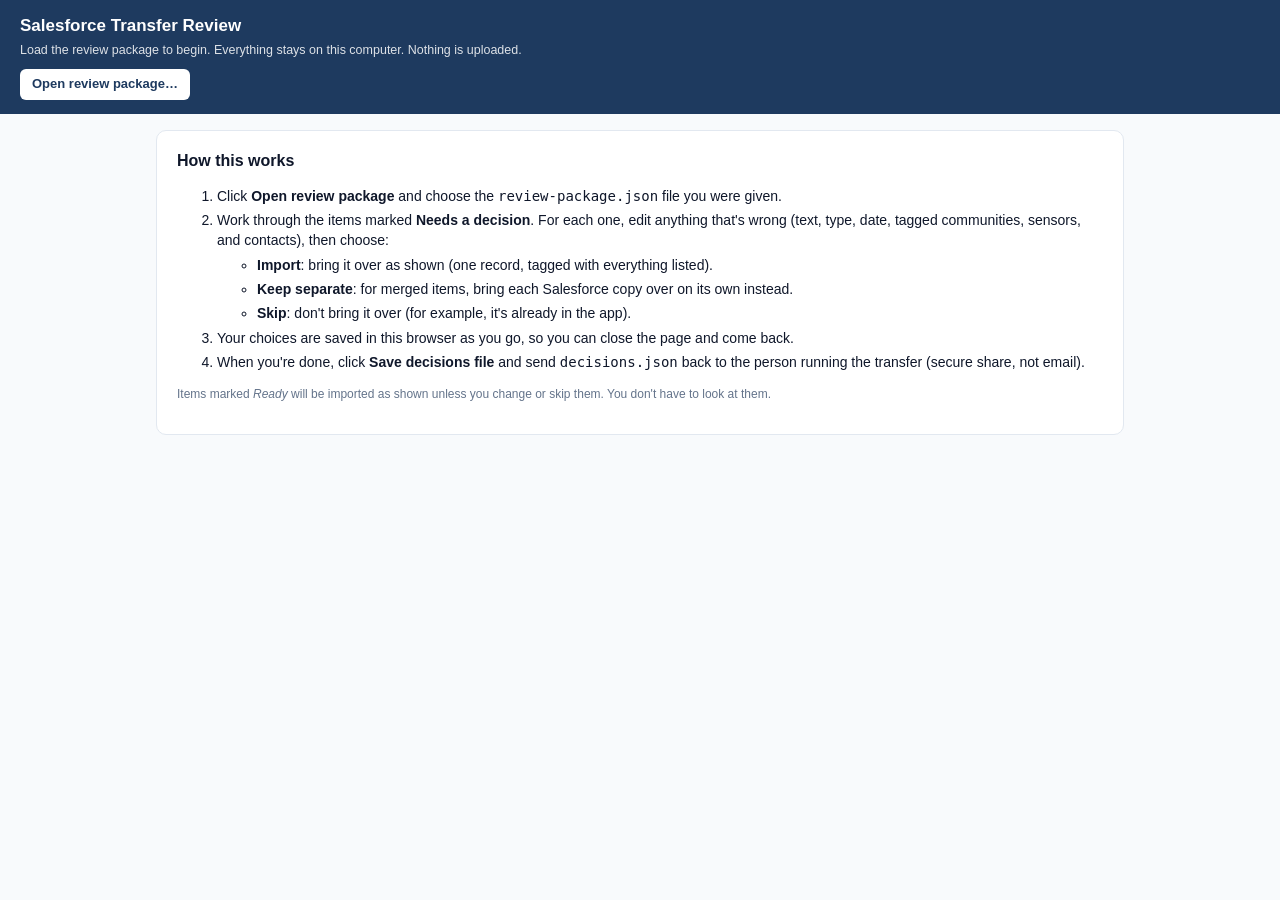
<file: archive/sf-transfer-python/review.html>
<!doctype html>
<html lang="en">
<head>
<meta charset="utf-8">
<meta name="viewport" content="width=device-width, initial-scale=1">
<title>Salesforce Transfer Review</title>
<style>
  :root { --navy:#1e3a5f; --navy2:#2c5282; --slate:#475569; --muted:#64748b; --line:#e2e8f0; --bg:#f8fafc;
          --amber:#92400e; --amberbg:#fffbeb; --amberline:#fde68a; --green:#166534; --greenbg:#f0fdf4; --red:#9f1239; --redbg:#fff1f2; }
  * { box-sizing:border-box; }
  body { margin:0; font:14px/1.45 -apple-system, BlinkMacSystemFont, "Segoe UI", Roboto, sans-serif; color:#0f172a; background:var(--bg); }
  header { background:var(--navy); color:#fff; padding:14px 20px; position:sticky; top:0; z-index:5; }
  header h1 { margin:0; font-size:17px; }
  header .sub { font-size:12.5px; opacity:.85; margin-top:2px; }
  .bar { display:flex; flex-wrap:wrap; gap:8px; align-items:center; margin-top:10px; }
  .bar button, .bar label.btn { background:#fff; color:var(--navy); border:0; border-radius:6px; padding:6px 12px; font-weight:600; cursor:pointer; font-size:13px; }
  .bar button.primary { background:#fbbf24; color:#1f2937; }
  .bar .count { font-size:13px; margin-left:auto; }
  main { max-width:1000px; margin:0 auto; padding:16px; }
  .intro { background:#fff; border:1px solid var(--line); border-radius:10px; padding:18px 20px; }
  .intro h2 { margin-top:0; font-size:16px; }
  .intro li { margin:4px 0; }
  .filters { display:flex; flex-wrap:wrap; gap:6px; margin:14px 0; }
  .filters button { border:1px solid var(--line); background:#fff; border-radius:999px; padding:5px 12px; cursor:pointer; font-size:12.5px; }
  .filters button.on { background:var(--navy); border-color:var(--navy); color:#fff; }
  .card { background:#fff; border:1px solid var(--line); border-radius:10px; padding:14px 16px; margin-bottom:12px; }
  .card.done-import { border-left:5px solid #16a34a; }
  .card.done-skip { border-left:5px solid #94a3b8; opacity:.75; }
  .card.done-separate { border-left:5px solid #2563eb; }
  .card.needs { border-left:5px solid #f59e0b; }
  .meta { display:flex; flex-wrap:wrap; gap:8px; align-items:center; font-size:12px; color:var(--muted); margin-bottom:8px; }
  .pill { background:#eef2f7; color:var(--slate); border-radius:999px; padding:1px 9px; font-weight:600; font-size:11.5px; }
  .pill.kind-note { background:#e0f2fe; color:#075985; } .pill.kind-comm { background:#ede9fe; color:#5b21b6; } .pill.kind-audit { background:#fef3c7; color:#92400e; }
  .reason { background:var(--amberbg); border:1px solid var(--amberline); color:var(--amber); border-radius:8px; padding:7px 10px; margin:6px 0; font-size:12.5px; }
  .grid { display:grid; grid-template-columns: 130px 1fr; gap:6px 10px; align-items:start; }
  .grid label { font-size:12px; color:var(--muted); padding-top:6px; }
  input[type=text], input[type=date], select, textarea { width:100%; font:inherit; font-size:13px; border:1px solid var(--line); border-radius:6px; padding:6px 8px; background:#fff; }
  textarea { min-height:60px; resize:vertical; }
  .chips { display:flex; flex-wrap:wrap; gap:5px; align-items:center; }
  .chip { background:#eef2f7; border-radius:999px; padding:2px 4px 2px 10px; font-size:12px; display:inline-flex; align-items:center; gap:4px; }
  .chip button { border:0; background:transparent; cursor:pointer; color:var(--muted); font-size:14px; line-height:1; padding:0 4px; }
  .chip.suggest { background:#fff; border:1px dashed #94a3b8; cursor:pointer; padding-right:10px; }
  .chips input { width:200px; flex:0 1 200px; }
  .actions { display:flex; flex-wrap:wrap; gap:8px; margin-top:12px; }
  .actions button { border:1px solid var(--line); background:#fff; border-radius:6px; padding:6px 14px; cursor:pointer; font-weight:600; font-size:13px; }
  .actions button.import.on { background:var(--greenbg); border-color:#86efac; color:var(--green); }
  .actions button.separate.on { background:#eff6ff; border-color:#93c5fd; color:#1d4ed8; }
  .actions button.skip.on { background:var(--redbg); border-color:#fecdd3; color:var(--red); }
  details.members { margin-top:10px; font-size:12.5px; }
  details.members summary { cursor:pointer; color:var(--navy2); font-weight:600; }
  .member { border-top:1px solid var(--line); padding:6px 0; }
  .member .mt { color:var(--muted); font-size:11.5px; }
  .empty { text-align:center; color:var(--muted); padding:30px; }
  .note { font-size:12px; color:var(--muted); }
  @media (max-width:640px) { .grid { grid-template-columns:1fr; } .grid label { padding-top:0; } }
</style>
</head>
<body>
<header>
  <h1>Salesforce Transfer Review</h1>
  <div class="sub" id="subtitle">Load the review package to begin. Everything stays on this computer. Nothing is uploaded.</div>
  <div class="bar">
    <label class="btn">Open review package&hellip;<input type="file" id="pkgFile" accept=".json" hidden></label>
    <label class="btn" id="resumeBtn" hidden>Load earlier decisions&hellip;<input type="file" id="decFile" accept=".json" hidden></label>
    <button class="primary" id="saveBtn" hidden>Save decisions file</button>
    <span class="count" id="count"></span>
  </div>
</header>
<main>
  <div class="intro" id="intro">
    <h2>How this works</h2>
    <ol>
      <li>Click <strong>Open review package</strong> and choose the <code>review-package.json</code> file you were given.</li>
      <li>Work through the items marked <strong>Needs a decision</strong>. For each one, edit anything that's wrong
        (text, type, date, tagged communities, sensors, and contacts), then choose:
        <ul>
          <li><strong>Import</strong>: bring it over as shown (one record, tagged with everything listed).</li>
          <li><strong>Keep separate</strong>: for merged items, bring each Salesforce copy over on its own instead.</li>
          <li><strong>Skip</strong>: don't bring it over (for example, it's already in the app).</li>
        </ul></li>
      <li>Your choices are saved in this browser as you go, so you can close the page and come back.</li>
      <li>When you're done, click <strong>Save decisions file</strong> and send <code>decisions.json</code> back to
        the person running the transfer (secure share, not email).</li>
    </ol>
    <p class="note">Items marked <em>Ready</em> will be imported as shown unless you change or skip them. You don't have to look at them.</p>
  </div>
  <div id="app" hidden>
    <div class="filters" id="filters"></div>
    <div id="list"></div>
  </div>
</main>
<datalist id="dl-community"></datalist>
<datalist id="dl-sensor"></datalist>
<datalist id="dl-contact"></datalist>
<script>
(function () {
  "use strict";
  let pkg = null, decisions = {}, filter = "needs", storeKey = "";
  const byId = {}, names = { community: {}, sensor: {}, contact: {} };
  const $ = (id) => document.getElementById(id);
  const esc = (s) => String(s == null ? "" : s).replace(/[&<>"']/g, c => ({ "&": "&amp;", "<": "&lt;", ">": "&gt;", '"': "&quot;", "'": "&#39;" }[c]));
  const REASON_LABEL = { text_differs: "Copies differ", collocation: "Collocation", audit: "Audit",
    same_event_nearby: "Same event?", possible_app_duplicate: "Maybe already in app", partly_in_app: "Partly in app" };

  function store() { try { localStorage.setItem(storeKey, JSON.stringify(decisions)); } catch (e) { /* private window: fine */ } }
  function restore() { try { return JSON.parse(localStorage.getItem(storeKey) || "{}"); } catch (e) { return {}; } }

  $("pkgFile").addEventListener("change", async (ev) => {
    const f = ev.target.files[0]; if (!f) return;
    try { pkg = JSON.parse(await f.text()); } catch (e) { alertBox("That file isn't a review package (couldn't read it)."); return; }
    if (!pkg.entries || !pkg.lookups) { alertBox("That file isn't a review package."); return; }
    storeKey = "sf-review:" + pkg.created;
    decisions = restore();
    pkg.entries.forEach(e => byId[e.id] = e);
    pkg.lookups.communities.forEach(c => names.community[c.id] = c.name);
    pkg.lookups.sensors.forEach(s => names.sensor[s] = s);
    pkg.lookups.contacts.forEach(c => names.contact[c.id] = c.name + (c.email ? " <" + c.email + ">" : "") + (c.new ? " (new)" : ""));
    fillDatalist("dl-community", pkg.lookups.communities.map(c => [c.id, c.name]));
    fillDatalist("dl-sensor", pkg.lookups.sensors.map(s => [s, s]));
    fillDatalist("dl-contact", pkg.lookups.contacts.map(c => [c.id, names.contact[c.id]]));
    $("intro").hidden = true; $("app").hidden = false; $("saveBtn").hidden = false; $("resumeBtn").hidden = false;
    $("subtitle").textContent = "Package from " + pkg.created + " · " + pkg.entries.length + " items to transfer · everything stays on this computer";
    render();
  });

  $("decFile").addEventListener("change", async (ev) => {
    const f = ev.target.files[0]; if (!f) return;
    try {
      const d = JSON.parse(await f.text());
      Object.assign(decisions, d.decisions || d); store(); render();
    } catch (e) { alertBox("Couldn't read that decisions file."); }
  });

  $("saveBtn").addEventListener("click", () => {
    const out = { package_created: pkg.created, saved: new Date().toISOString(), decisions };
    const blob = new Blob([JSON.stringify(out, null, 1)], { type: "application/json" });
    const a = document.createElement("a");
    a.href = URL.createObjectURL(blob); a.download = "decisions.json";
    document.body.appendChild(a); a.click(); a.remove();
    setTimeout(() => URL.revokeObjectURL(a.href), 2000);
  });

  function fillDatalist(id, pairs) { $(id).innerHTML = pairs.map(([v, l]) => `<option value="${esc(v)}">${esc(l)}</option>`).join(""); }
  function alertBox(msg) { $("count").textContent = msg; }

  // ---- state helpers
  const decided = (e) => !!(decisions[e.id] && decisions[e.id].action);
  const needs = (e) => e.status === "review" && !decided(e);
  function current(e) {           // entry with this reviewer's edits applied
    const d = decisions[e.id], ed = (d && d.edits) || {};
    return Object.assign({}, e, ed, { tags: ed.tags || e.tags, audit: Object.assign({}, e.audit || {}, ed.audit || {}) });
  }
  function edit(id, patch) {
    const d = decisions[id] || (decisions[id] = {});
    d.edits = Object.assign(d.edits || {}, patch);
    if (!d.action) d.action = "import";      // editing implies you want it imported
    store(); updateCount();
  }

  function updateCount() {
    const E = pkg.entries, open = E.filter(needs).length, rev = E.filter(e => e.status === "review").length;
    $("count").textContent = open ? `${open} of ${rev} still need a decision` : `All ${rev} flagged items decided ✓ — click Save decisions file`;
  }

  function render() {
    const E = pkg.entries, codes = {};
    E.forEach(e => e.reasons.forEach(r => codes[r.code] = (codes[r.code] || 0) + 1));
    const nNew = (pkg.new_sensors || []).length + (pkg.new_contacts || []).length;
    const tabs = [["needs", "Needs a decision", E.filter(needs).length], ["review", "All flagged", E.filter(e => e.status === "review").length],
                  ["ready", "Ready", E.filter(e => e.status === "ready").length], ["all", "Everything", E.length],
                  ["new", "New records", nNew]]
      .concat(Object.keys(codes).map(c => ["r:" + c, REASON_LABEL[c] || c, codes[c]]));
    $("filters").innerHTML = tabs.map(([k, l, n]) => `<button data-f="${k}" class="${filter === k ? "on" : ""}">${esc(l)} (${n})</button>`).join("");
    $("filters").querySelectorAll("button").forEach(b => b.onclick = () => { filter = b.dataset.f; render(); });
    if (filter === "new") { renderNew(); updateCount(); return; }
    const shown = E.filter(e => filter === "all" ? true : filter === "needs" ? needs(e) : filter === "review" ? e.status === "review"
      : filter === "ready" ? e.status === "ready" : e.reasons.some(r => "r:" + r.code === filter));
    shown.sort((a, b) => (a.date || "").localeCompare(b.date || ""));
    $("list").innerHTML = shown.length ? "" : `<div class="empty">${filter === "needs" ? "Nothing left to decide. Click <strong>Save decisions file</strong>." : "Nothing here."}</div>`;
    const frag = document.createDocumentFragment();
    shown.slice(0, 300).forEach(e => frag.appendChild(card(e)));
    $("list").appendChild(frag);
    if (shown.length > 300) $("list").insertAdjacentHTML("beforeend", `<div class="empty">Showing the first 300 of ${shown.length}. Use the filters to narrow down.</div>`);
    updateCount();
  }

  function card(e0) {
    const e = current(e0), d = decisions[e0.id] || {}, act = d.action || "";
    const el = document.createElement("div");
    el.className = "card " + (act ? "done-" + act : (e0.status === "review" ? "needs" : ""));
    const types = e.kind === "comm" ? pkg.lookups.comm_types : pkg.lookups.note_types;
    el.innerHTML = `
      <div class="meta"><span class="pill kind-${e.kind}">${{ note: "Note", comm: "Communication", audit: "Audit" }[e.kind]}</span>
        <span>${esc(e.date)}</span><span>${esc(e.logged_by || "")}</span>
        ${e0.sf_ids.length > 1 ? `<span class="pill">${e0.sf_ids.length} Salesforce copies merged</span>` : ""}
        ${e0.status === "ready" ? `<span class="pill">Ready</span>` : ""}</div>
      ${e0.reasons.map(r => `<div class="reason">${esc(r.message)}</div>`).join("")}
      <div class="grid">
        <label>Text</label><input type="text" data-k="text" value="${esc(e.text)}">
        <label>Details</label><textarea data-k="info">${esc(e.info)}</textarea>
        <label>Type</label><select data-k="type">${types.concat(types.includes(e.type) ? [] : [e.type]).map(t => `<option ${t === e.type ? "selected" : ""}>${esc(t)}</option>`).join("")}</select>
        <label>Date</label><input type="date" data-k="date" value="${esc(e.date)}">
        ${chipRow("community", "Communities", e)}
        ${e.kind === "comm" ? "" : chipRow("sensor", "Sensors", e)}
        ${chipRow("contact", "Contacts", e)}
        ${e.kind === "audit" ? auditRows(e) : ""}
      </div>
      <div class="actions">
        <button class="import ${act === "import" ? "on" : ""}" data-a="import">Import${e0.sf_ids.length > 1 ? " as one" : ""}</button>
        ${e0.members && e0.members.length > 1 ? `<button class="separate ${act === "separate" ? "on" : ""}" data-a="separate">Keep separate (${e0.members.length})</button>` : ""}
        <button class="skip ${act === "skip" ? "on" : ""}" data-a="skip">Skip</button>
        ${act ? `<button data-a="">Undo choice</button>` : ""}
      </div>
      ${e0.members && e0.members.length > 1 ? `<details class="members"><summary>Show the ${e0.members.length} original Salesforce copies</summary>
        ${e0.members.map(m => `<div class="member"><div class="mt">${esc(m.date)} · ${esc(m.logged_by)} · ${esc((m.tags.sensor || []).join(", ") || (m.tags.community || []).map(c => names.community[c] || c).join(", "))}</div>
          <strong>${esc(m.subject)}</strong><div>${esc(m.body)}</div></div>`).join("")}</details>` : ""}`;
    el.querySelectorAll("[data-k]").forEach(inp => inp.addEventListener("change", () => edit(e0.id, { [inp.dataset.k]: inp.value })));
    el.querySelectorAll("[data-ak]").forEach(inp => inp.addEventListener("change", () => {
      edit(e0.id, { audit: Object.assign({}, (decisions[e0.id].edits || {}).audit || {}, { [inp.dataset.ak]: inp.value.trim() }) });
    }));
    el.querySelectorAll(".actions [data-a]").forEach(b => b.onclick = () => {
      const a = b.dataset.a, dd = decisions[e0.id] || (decisions[e0.id] = {});
      // The app requires a community on every audit; catch it here, not at load time.
      if (a === "import" && e0.kind === "audit" && !(current(e0).audit || {}).community_id) {
        const w = el.querySelector(".audit-warn");
        if (w) { w.hidden = false; w.scrollIntoView({ block: "nearest" }); }
        return;
      }
      if (a) dd.action = a; else delete dd.action;
      store(); el.replaceWith(card(e0)); updateCount();
    });
    el.querySelectorAll("[data-chip-remove]").forEach(b => b.onclick = () => {
      const [k, v] = b.dataset.chipRemove.split("|"), tags = clone(current(e0).tags);
      tags[k] = tags[k].filter(x => x !== v); edit(e0.id, { tags }); el.replaceWith(card(e0));
    });
    el.querySelectorAll("[data-chip-add]").forEach(inp => inp.addEventListener("change", () => {
      const k = inp.dataset.chipAdd, v = inp.value.trim(); if (!v) return;
      if (!(v in names[k])) { inp.value = ""; inp.placeholder = "Not found — pick from the list"; return; }
      const tags = clone(current(e0).tags); tags[k] = Array.from(new Set((tags[k] || []).concat([v])));
      edit(e0.id, { tags }); el.replaceWith(card(e0));
    }));
    el.querySelectorAll("[data-suggest]").forEach(s => s.onclick = () => {
      const tags = clone(current(e0).tags); tags.sensor = Array.from(new Set((tags.sensor || []).concat([s.dataset.suggest])));
      edit(e0.id, { tags }); el.replaceWith(card(e0));
    });
    return el;
  }
  const clone = (o) => JSON.parse(JSON.stringify(o));

  // ---- "New records": communities / sensors / contacts missing from the app.
  function renderNew() {
    const list = $("list"); list.innerHTML = "";
    const S = pkg.new_sensors || [], P = pkg.new_contacts || [];
    const und = pkg.undecided_accounts || [];
    const section = (title, note) => { const h = document.createElement("div"); h.className = "intro"; h.style.margin = "14px 0 8px";
      h.innerHTML = `<h2 style="margin:0 0 4px">${esc(title)}</h2><div class="note">${note}</div>`; list.appendChild(h); };
    if (und.length) section("Heads up", `${und.length} Salesforce account(s) weren't matched to an app community, so records ` +
      "linked only to them have no community tag. Tell the person running the transfer if that looks wrong.");
    section(`New sensors (${S.length})`, "Pods in Salesforce that aren't in the app yet. Type comes from the Salesforce status; " +
      "the app status is left blank for staff to set. Choose <strong>Skip</strong> for any that shouldn't be added.");
    S.forEach(x => list.appendChild(newCard("S-" + x.id, "Sensor", x.id,
      [["Type", x.type], ["Community", names.community[x.community_id] || x.community_id || "(none)"], ["SOA tag", x.soa_tag_id],
       ["Purchased", x.date_purchased], ["Installed", x.date_installed], ["Salesforce status", x.sf_status],
       ["Added as", x.active === false ? "archived (retired/donated in Salesforce)" : "active"]])));
    section(`New contacts (${P.length})`, "Salesforce contacts not found in the app (matched by email, then name). " +
      "Choose <strong>Skip</strong> for any that shouldn't be added (e.g. someone who has left).");
    P.forEach(x => list.appendChild(newCard("C-" + x.id, "Contact", x.name,
      [["Title", x.role], ["Organization", x.org], ["Email", x.email], ["Phone", x.phone],
       ["Community", names.community[x.community_id] || x.community_id || "(none)"]])));
  }
  function newCard(key, kind, title, fields) {
    const skip = (decisions[key] || {}).action === "skip";
    const el = document.createElement("div"); el.className = "card " + (skip ? "done-skip" : "done-import");
    el.innerHTML = `<div class="meta"><span class="pill">${esc(kind)}</span></div><strong>${esc(title)}</strong>
      <div class="grid" style="margin-top:6px">${fields.filter(([, v]) => v).map(([k, v]) => `<label>${esc(k)}</label><div style="padding-top:5px">${esc(v)}</div>`).join("")}</div>
      <div class="actions"><button class="import ${skip ? "" : "on"}" data-n="create">Create</button><button class="skip ${skip ? "on" : ""}" data-n="skip">Skip</button></div>`;
    el.querySelectorAll("[data-n]").forEach(b => b.onclick = () => {
      if (b.dataset.n === "skip") decisions[key] = { action: "skip" }; else delete decisions[key];
      store(); el.replaceWith(newCard(key, kind, title, fields));
    });
    return el;
  }

  function chipRow(k, label, e) {
    const have = (e.tags[k] || []);
    const sugg = k === "sensor" ? (e.suggested_sensors || []).filter(s => !have.includes(s)) : [];
    return `<label>${label}</label><div class="chips">
      ${have.map(v => `<span class="chip">${esc(names[k][v] || v)}<button title="Remove" data-chip-remove="${esc(k + "|" + v)}">×</button></span>`).join("")}
      <input type="text" list="dl-${k}" data-chip-add="${k}" placeholder="Add ${label.toLowerCase().replace(/s$/, "")}…">
      ${sugg.length ? `<div class="note" style="width:100%">Salesforce says these were also in this collocation (click to add):</div>` +
        sugg.map(s => `<span class="chip suggest" data-suggest="${esc(s)}">+ ${esc(s)}</span>`).join("") : ""}
    </div>`;
  }

  function auditRows(e) {
    const a = e.audit || {};
    const row = (k, label, list) => `<label>${label}</label><input type="text" data-ak="${k}" value="${esc(a[k] || "")}" ${list ? `list="dl-${list}"` : ""} placeholder="${list === "sensor" ? "e.g. MOD-00471" : ""}">`;
    return row("community_id", "Audit community", "community") + row("audit_pod_id", "Audit pod", "sensor") +
      row("community_pod_id", "Community pod", "sensor") +
      `<label>Audit dates</label><div style="display:flex;gap:6px"><input type="date" data-ak="start_date" value="${esc(a.start_date || "")}"><input type="date" data-ak="end_date" value="${esc(a.end_date || "")}"></div>` +
      (a.community_pod_id ? "" : `<label></label><div class="note">No community pod yet. Add it if this audit compared two pods; leave blank only if there wasn't one.</div>`) +
      `<label></label><div class="reason audit-warn" hidden>Fill in the <strong>Audit community</strong> before importing: the app needs to know where the audit happened.</div>` +
      `<label></label><div class="note">After import, the audit's Excel file can be attached from the audit's page in the app.</div>`;
  }
})();
</script>
</body>
</html>
</file>
